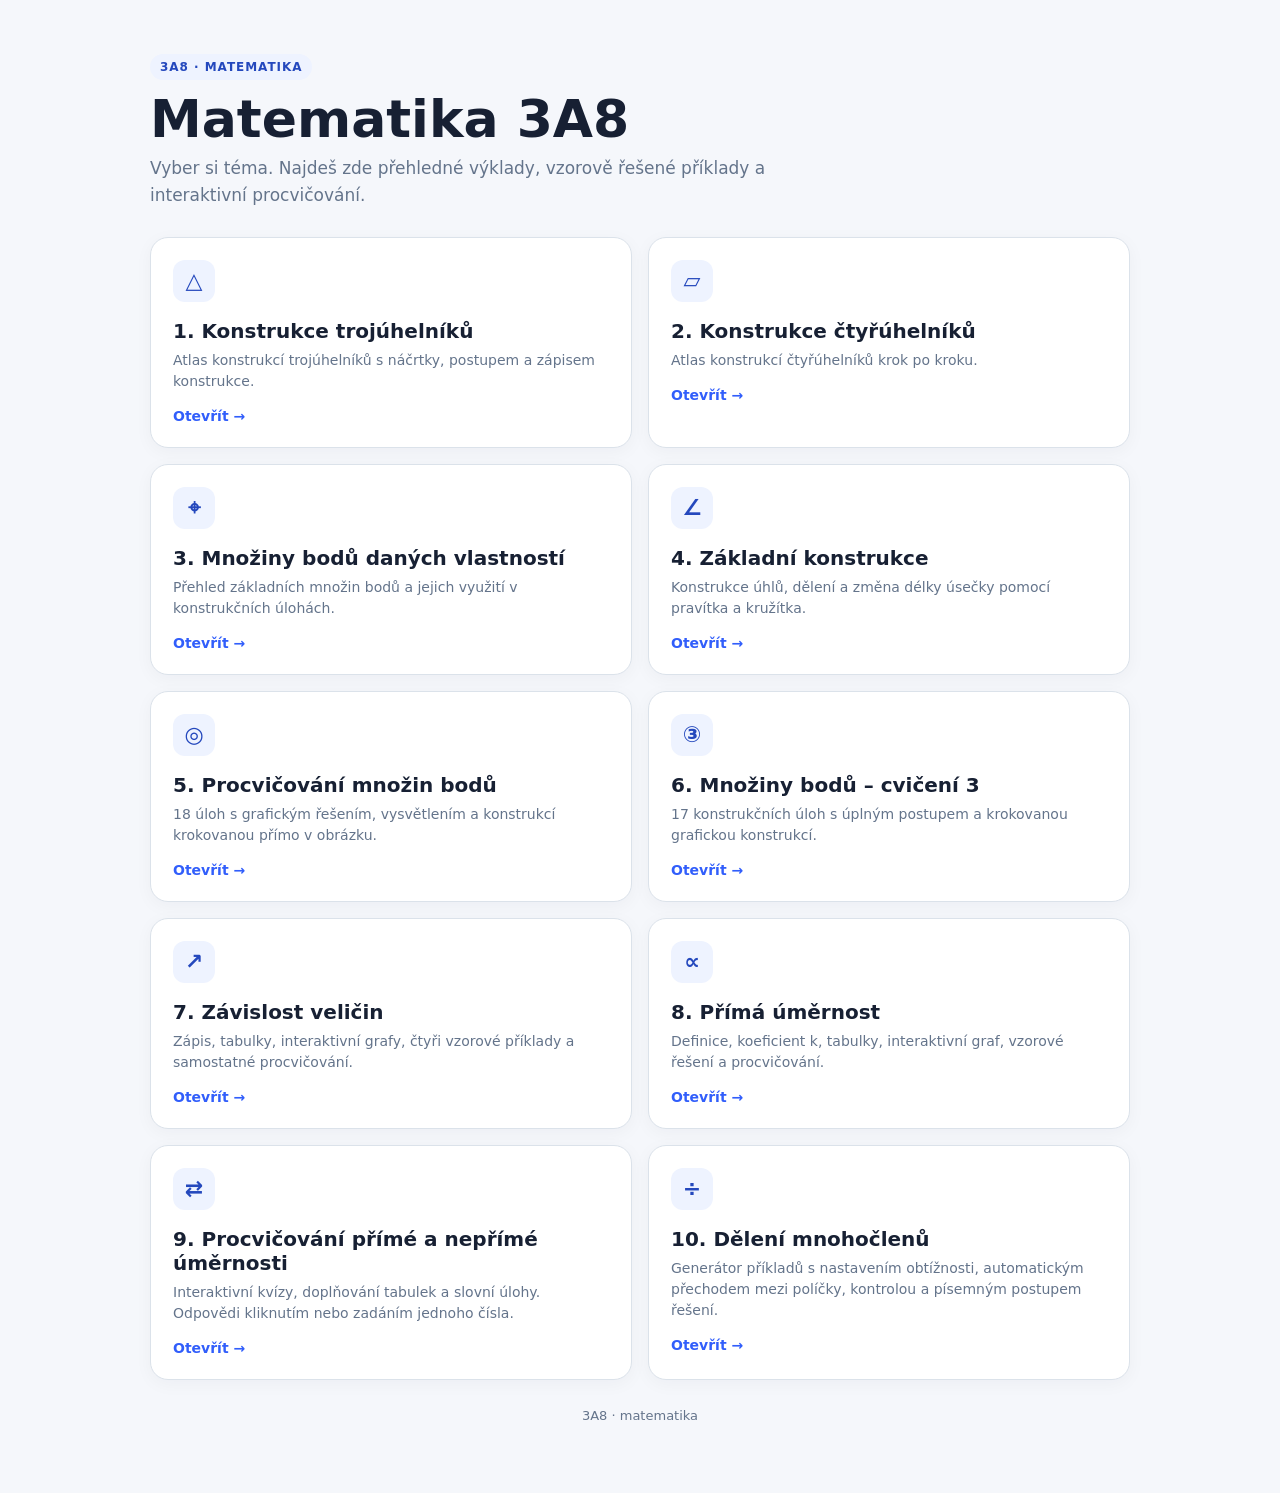
<file: index.html>
<!doctype html>
<html lang="cs">
<head>
<meta charset="utf-8">
<meta name="viewport" content="width=device-width,initial-scale=1">
<title>3A8 – matematika</title>
<style>
:root{
  --bg:#f5f7fb;
  --card:#ffffff;
  --ink:#172033;
  --muted:#64748b;
  --line:#dbe2ea;
  --accent:#315efb;
  --soft:#eef3ff;
}
*{box-sizing:border-box}
body{
  margin:0;
  min-height:100vh;
  font-family:Inter,system-ui,-apple-system,"Segoe UI",Roboto,Arial,sans-serif;
  background:var(--bg);
  color:var(--ink);
}
.wrap{
  width:min(980px,calc(100% - 32px));
  margin:0 auto;
  padding:54px 0 70px;
}
header{margin-bottom:28px}
.eyebrow{
  display:inline-block;
  padding:6px 10px;
  border-radius:999px;
  background:var(--soft);
  color:#2448bd;
  font-size:12px;
  font-weight:800;
  text-transform:uppercase;
  letter-spacing:.08em;
}
h1{
  margin:12px 0 8px;
  font-size:clamp(32px,6vw,52px);
  line-height:1.05;
}
.intro{
  margin:0;
  max-width:650px;
  color:var(--muted);
  font-size:17px;
  line-height:1.6;
}
.grid{
  display:grid;
  grid-template-columns:repeat(2,minmax(0,1fr));
  gap:16px;
}
.card{
  display:block;
  min-height:170px;
  padding:22px;
  border:1px solid var(--line);
  border-radius:18px;
  background:var(--card);
  color:inherit;
  text-decoration:none;
  box-shadow:0 4px 18px rgba(15,23,42,.04);
  transition:transform .16s ease,box-shadow .16s ease,border-color .16s ease;
}
.card:hover{
  transform:translateY(-2px);
  border-color:#9fb2ff;
  box-shadow:0 10px 28px rgba(15,23,42,.08);
}
.icon{
  width:42px;
  height:42px;
  display:grid;
  place-items:center;
  margin-bottom:17px;
  border-radius:12px;
  background:var(--soft);
  color:#2448bd;
  font-size:22px;
  font-weight:900;
}
.card h2{
  margin:0 0 7px;
  font-size:20px;
}
.card p{
  margin:0;
  color:var(--muted);
  line-height:1.5;
  font-size:14px;
}
.open{
  display:inline-block;
  margin-top:16px;
  color:var(--accent);
  font-weight:800;
  font-size:14px;
}
footer{
  margin-top:28px;
  color:var(--muted);
  font-size:13px;
  text-align:center;
}
@media(max-width:650px){
  .wrap{width:min(100% - 22px,980px);padding:30px 0 90px}
  header{margin-bottom:20px}
  .grid{grid-template-columns:1fr;gap:11px}
  .card{min-height:auto;padding:18px}
  .icon{margin-bottom:13px}
}
</style>
</head>
<body>
<main class="wrap">
  <header>
    <span class="eyebrow">3A8 · matematika</span>
    <h1>Matematika 3A8</h1>
    <p class="intro">Vyber si téma. Najdeš zde přehledné výklady, vzorově řešené příklady a interaktivní procvičování.</p>
  </header>

  <section class="grid" aria-label="Materiály">
    <a class="card" href="trojuhelniky.html">
      <div class="icon">△</div>
      <h2>1. Konstrukce trojúhelníků</h2>
      <p>Atlas konstrukcí trojúhelníků s náčrtky, postupem a zápisem konstrukce.</p>
      <span class="open">Otevřít →</span>
    </a>

    <a class="card" href="ctyruhelniky.html">
      <div class="icon">▱</div>
      <h2>2. Konstrukce čtyřúhelníků</h2>
      <p>Atlas konstrukcí čtyřúhelníků krok po kroku.</p>
      <span class="open">Otevřít →</span>
    </a>

    <a class="card" href="mnoziny.html">
      <div class="icon">⌖</div>
      <h2>3. Množiny bodů daných vlastností</h2>
      <p>Přehled základních množin bodů a jejich využití v konstrukčních úlohách.</p>
      <span class="open">Otevřít →</span>
    </a>

    <a class="card" href="zaklady.html">
      <div class="icon">∠</div>
      <h2>4. Základní konstrukce</h2>
      <p>Konstrukce úhlů, dělení a změna délky úsečky pomocí pravítka a kružítka.</p>
      <span class="open">Otevřít →</span>
    </a>

    <a class="card" href="mnoziny-ulohy.html">
      <div class="icon">◎</div>
      <h2>5. Procvičování množin bodů</h2>
      <p>18 úloh s grafickým řešením, vysvětlením a konstrukcí krokovanou přímo v obrázku.</p>
      <span class="open">Otevřít →</span>
    </a>

    <a class="card" href="mnoziny-cviceni-3.html">
      <div class="icon">③</div>
      <h2>6. Množiny bodů – cvičení 3</h2>
      <p>17 konstrukčních úloh s úplným postupem a krokovanou grafickou konstrukcí.</p>
      <span class="open">Otevřít →</span>
    </a>
    <a class="card" href="zavislost-velicin.html">
      <div class="icon">↗</div>
      <h2>7. Závislost veličin</h2>
      <p>Zápis, tabulky, interaktivní grafy, čtyři vzorové příklady a samostatné procvičování.</p>
      <span class="open">Otevřít →</span>
    </a>
    <a class="card" href="prima-umernost.html">
      <div class="icon">∝</div>
      <h2>8. Přímá úměrnost</h2>
      <p>Definice, koeficient k, tabulky, interaktivní graf, vzorové řešení a procvičování.</p>
      <span class="open">Otevřít →</span>
    </a>
    <a class="card" href="umernosti-procvicovani.html">
      <div class="icon">⇄</div>
      <h2>9. Procvičování přímé a nepřímé úměrnosti</h2>
      <p>Interaktivní kvízy, doplňování tabulek a slovní úlohy. Odpovědi kliknutím nebo zadáním jednoho čísla.</p>
      <span class="open">Otevřít →</span>
    </a>
    <a class="card" href="deleni-mnohoclenu.html">
      <div class="icon">÷</div>
      <h2>10. Dělení mnohočlenů</h2>
      <p>Generátor příkladů s nastavením obtížnosti, automatickým přechodem mezi políčky, kontrolou a písemným postupem řešení.</p>
      <span class="open">Otevřít →</span>
    </a>
  </section>

  <footer>3A8 · matematika</footer>
</main>
</body>
</html>
</file>
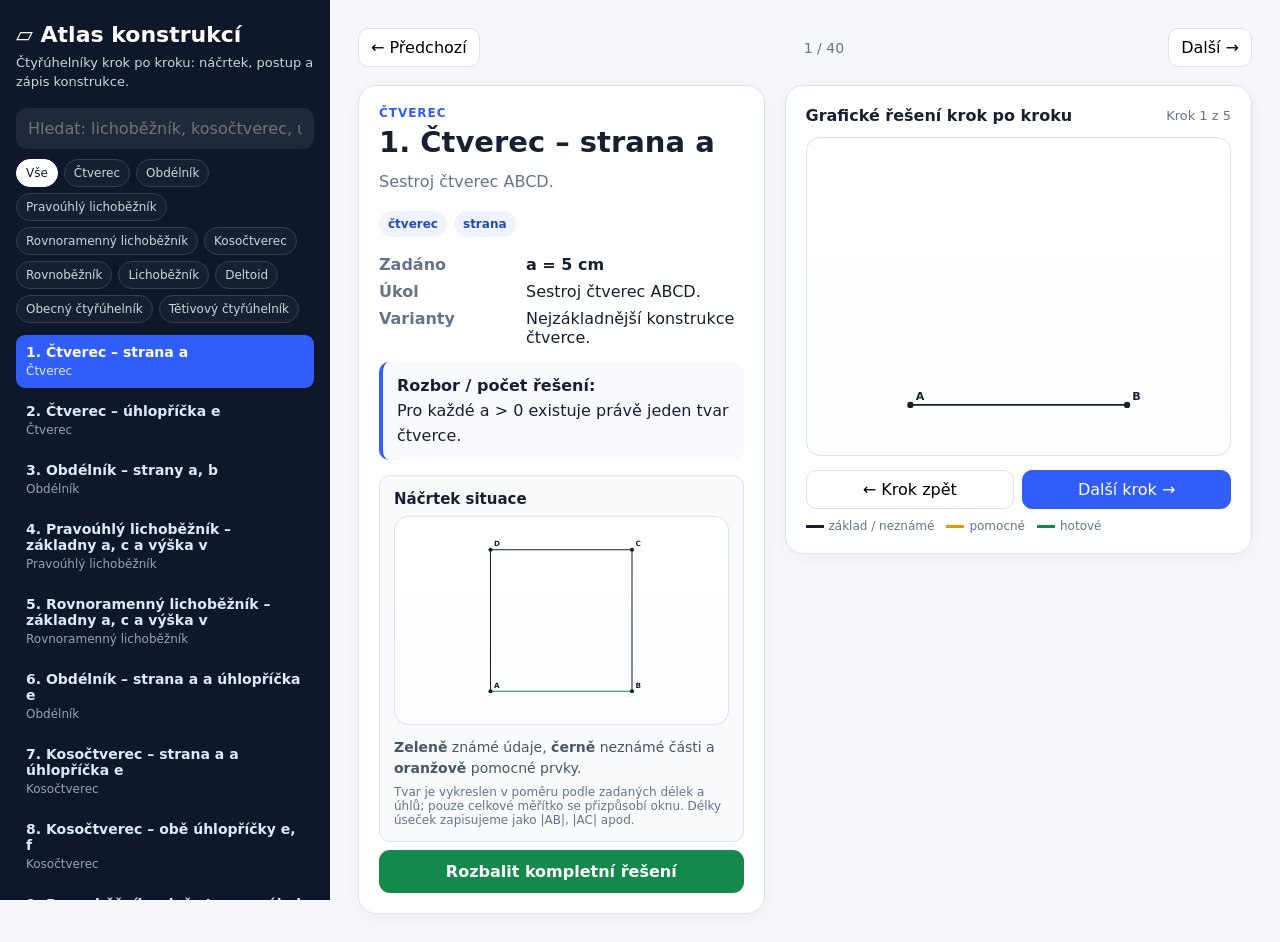
<file: ctyruhelniky.html>
<!doctype html><html lang="cs"><head><meta charset="utf-8"><meta name="viewport" content="width=device-width,initial-scale=1"><title>Atlas konstrukcí čtyřúhelníků</title><link rel="stylesheet" href="cty.css"></head><body><div class="app"><aside><div class="brand">▱ Atlas konstrukcí<small>Čtyřúhelníky krok po kroku: náčrtek, postup a zápis konstrukce.</small></div><input id="search" class="search" placeholder="Hledat: lichoběžník, kosočtverec, úhlopříčka…"><div id="filters" class="filters"></div><div id="problemList" class="problem-list"></div></aside><main><div class="topbar"><button class="navbtn" id="prevProblem">← Předchozí</button><div class="progress" id="progress"></div><button class="navbtn" id="nextProblem">Další →</button></div><div id="content"></div></main><div class="mobile-floating-nav"><button id="mobileBackToList"><span class="nav-symbol">↩</span>Zpět</button><button id="mobilePrevProblem"><span class="nav-symbol">←</span>Předchozí</button><button id="mobileNextProblem" class="mobile-next"><span class="nav-symbol">→</span>Další příklad</button></div></div><script src="cty-data0.js"></script><script src="cty-data1.js"></script><script src="cty-data2.js"></script><script src="cty-data3.js"></script><script src="cty-data4.js"></script><script src="cty-core1.js"></script><script src="cty-core2.js"></script><script src="cty-core3.js"></script><script src="cty-core4.js"></script><script src="cty-core5.js"></script><script src="cty-core6.js"></script><script src="cty-ui1.js"></script><script src="cty-ui2.js"></script><script src="cty-audit.js"></script><script src="atlas-numbering.js"></script></body></html>
</file>
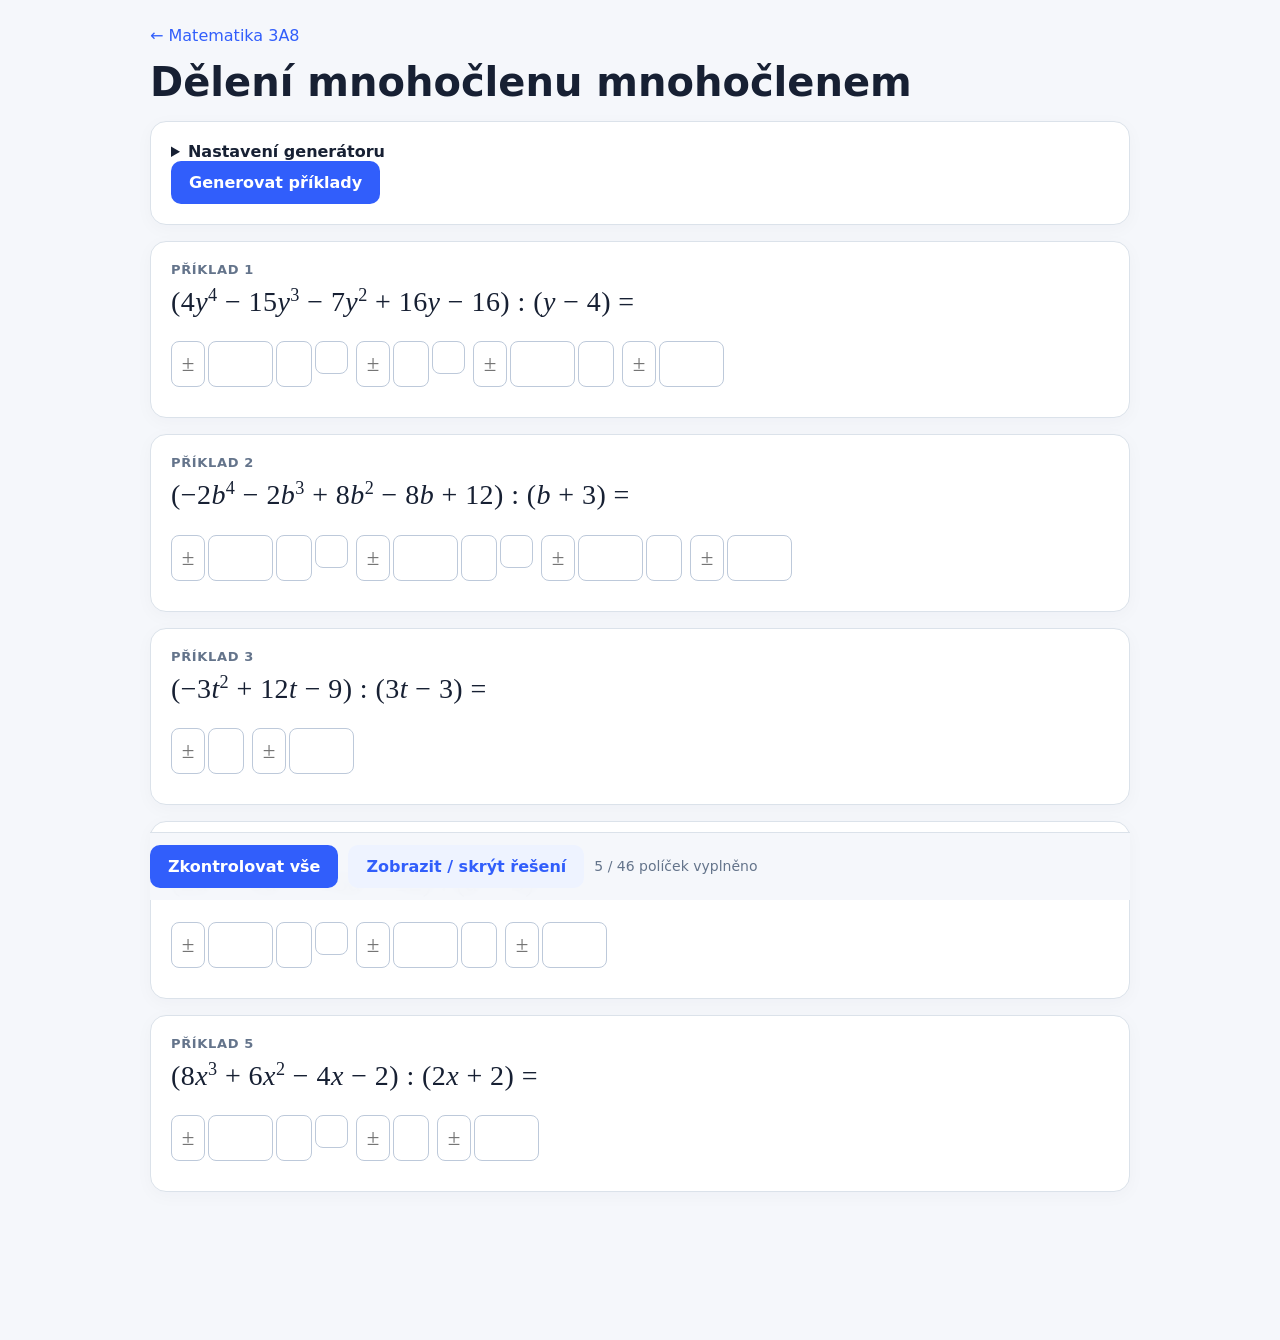
<file: deleni-mnohoclenu.html>
<!doctype html>
<html lang="cs">
<head>
<meta charset="utf-8">
<meta name="viewport" content="width=device-width, initial-scale=1">
<title>Dělení mnohočlenů – 3A8</title>
<style>
:root{--bg:#f5f7fb;--card:#fff;--ink:#172033;--muted:#64748b;--line:#dbe2ea;--accent:#315efb;--soft:#eef3ff;--good:#18754a;--bad:#b92c36}
*{box-sizing:border-box}body{margin:0;background:var(--bg);color:var(--ink);font:16px system-ui,-apple-system,"Segoe UI",Arial,sans-serif}main{width:min(980px,calc(100% - 24px));margin:0 auto;padding:26px 0 64px}a{color:var(--accent);text-decoration:none}h1{font-size:clamp(27px,5vw,40px);margin:14px 0 6px}h2{font-size:19px;margin:0 0 12px}p{line-height:1.5}.muted{color:var(--muted);font-size:14px}.panel,.exercise{border:1px solid var(--line);background:white;border-radius:16px;padding:20px;margin:16px 0;box-shadow:0 4px 18px #17203308}summary{cursor:pointer;font-weight:750}summary:focus-visible,button:focus-visible{outline:3px solid #a1b6ff;outline-offset:3px}.settings{display:grid;grid-template-columns:repeat(auto-fit,minmax(190px,1fr));gap:17px;margin:16px 0 8px}fieldset{min-width:0;border:0;margin:0;padding:0}legend,.label{font-size:13px;font-weight:750;color:var(--muted);margin-bottom:8px;display:block}label.choice{display:inline-flex;gap:6px;align-items:center;margin:4px 12px 4px 0}input[type=checkbox]{width:18px;height:18px;accent-color:var(--accent)}select,input[type=number]{width:100%;min-height:42px;border:1px solid var(--line);border-radius:8px;background:white;color:var(--ink);font:inherit;padding:8px}button{font:inherit;font-weight:700;background:var(--accent);color:white;border:0;border-radius:10px;padding:12px 18px;cursor:pointer}button.secondary{color:var(--accent);background:var(--soft)}button:disabled{opacity:.45;cursor:not-allowed}.actions{display:flex;align-items:center;gap:10px;flex-wrap:wrap}.math{font-family:Cambria,"Times New Roman",serif;font-size:clamp(20px,4.7vw,28px);line-height:1.8;letter-spacing:.015em}.math i{font-style:italic}.math sup{font-size:.65em}.question{overflow-wrap:anywhere}.number{font-weight:800;color:var(--muted);font-size:13px;letter-spacing:.05em;text-transform:uppercase}.answer{display:flex;flex-wrap:wrap;align-items:center;gap:8px;margin:14px 0 8px}.term{display:inline-flex;gap:3px;align-items:center;white-space:nowrap}.term input{width:43px;height:46px;border:1.5px solid #bdc9da;border-radius:8px;background:#fff;color:var(--ink);font:23px Cambria,"Times New Roman",serif;text-align:center;padding:2px;outline:none}.term input[data-type=sign]{width:34px}.term input[data-type=var]{width:36px;font-style:italic}.term input[data-type=exp]{width:33px;height:33px;font-size:18px;align-self:flex-start}.term input[data-type=coef]{width:65px}.term input[data-type=coef].fraction{width:86px}.term input:focus{border-color:var(--accent);box-shadow:0 0 0 3px #315efb22}.term input.ok{border-color:var(--good);background:#edf9f2}.term input.bad{border-color:var(--bad);background:#fff0f0}.feedback{font-size:14px;font-weight:700;margin-top:10px}.feedback.good{color:var(--good)}.feedback.bad{color:var(--bad)}.solution{border-top:1px solid var(--line);margin-top:18px;padding-top:16px}.step{background:#f7f9fc;border:1px solid var(--line);border-radius:10px;padding:12px;margin:10px 0}.step p{margin:3px 0}.smallmath{font-size:21px;overflow-wrap:anywhere}.frac{display:inline-flex;flex-direction:column;vertical-align:middle;text-align:center;line-height:1.05;font-size:.87em;margin:0 .1em}.frac span:first-child{border-bottom:1px solid currentColor;padding:0 .14em .08em}.frac span:last-child{padding-top:.08em}.longwrap{overflow:auto;margin:14px 0}.long{border-collapse:collapse;font:20px Cambria,"Times New Roman",serif;white-space:nowrap}.long td{padding:5px 7px;text-align:right}.long td.side{text-align:left;color:var(--muted);font:12px system-ui;vertical-align:middle;padding-right:12px}.long tr.subtract td:not(.side){border-bottom:1px solid var(--ink)}.long tr.result td:not(.side){font-weight:700}.long td.divisor{text-align:left;border-left:1px solid var(--ink)}.long td.quotient{text-align:left;border-top:1px solid var(--ink);border-left:1px solid var(--ink)}.bar{height:8px;background:#e4e9f1;border-radius:10px;overflow:hidden;margin-top:12px}.bar>div{height:100%;background:var(--good)}[hidden]{display:none!important}.checkpanel{position:sticky;bottom:0;z-index:2;background:#f5f7fbf5;border-top:1px solid var(--line);padding:12px 0;backdrop-filter:blur(8px)}@media(max-width:550px){main{padding-top:16px}.panel,.exercise{padding:14px}.term input{height:43px}.term input[data-type=coef]{width:54px}.term input[data-type=coef].fraction{width:74px}.answer{gap:5px}.term{gap:2px}.long td{padding:5px}.smallmath{font-size:19px}}
</style>
</head>
<body><main>
<a href="./">← Matematika 3A8</a>
<h1>Dělení mnohočlenu mnohočlenem</h1>

<section class="panel">
<details><summary>Nastavení generátoru</summary>
<div class="settings">
<fieldset><legend>Počet členů dělence</legend><label class="choice"><input type="checkbox" name="size" value="3" checked>Trojčlen</label><label class="choice"><input type="checkbox" name="size" value="4" checked>Čtyřčlen</label><label class="choice"><input type="checkbox" name="size" value="5" checked>Pětičlen</label></fieldset>
<label><span class="label">Dělitel</span><select id="divisor"><option value="2">Dvojčlen</option><option value="1">Jednočlen</option><option value="0">Střídat oba typy</option></select></label>
<label><span class="label">Zbytek po dělení</span><select id="remainder"><option value="0">Beze zbytku</option><option value="1">Se zbytkem</option></select></label>
<label><span class="label">Koeficienty výsledku</span><select id="fractions"><option value="0">Pouze celá čísla</option><option value="1">Včetně zlomků (smíšeně)</option><option value="2">Vždy alespoň jeden zlomek</option></select></label>
<label><span class="label">Počet příkladů</span><input id="count" type="number" min="1" max="30" value="5"></label>
<label><span class="label">Neznámá</span><select id="variable"><option value="x">x</option><option value="random" selected>Střídat x, y, a, b, t</option><option>y</option><option>a</option><option>b</option><option>t</option></select></label>
<label><span class="label">Obtížnost</span><select id="difficulty"><option value="normal">Běžná – menší čísla</option><option value="easy">Lehká – dělitel s ±1 u nejvyšší mocniny</option><option value="hard">Těžší – větší čísla, mezery v mocninách</option></select></label>
</div></details>
<div class="actions"><button id="generate">Generovat příklady</button><span id="settingsError" class="muted" role="alert"></span></div>
</section>

<div id="exercises"></div>
<section id="report" class="panel" aria-live="polite" hidden></section>
<div class="checkpanel"><div class="actions"><button id="check">Zkontrolovat vše</button><button id="show" class="secondary">Zobrazit / skrýt řešení</button><span id="progress" class="muted"></span></div></div>
</main>
<script>
'use strict';
const $=s=>document.querySelector(s), all=s=>Array.from(document.querySelectorAll(s));
const rnd=(a,b)=>a+Math.floor(Math.random()*(b-a+1)),pick=a=>a[rnd(0,a.length-1)],nz=m=>pick(Array.from({length:2*m},(_,i)=>i<m?i-m:i-m+1));
const gcd=(a,b)=>b?gcd(b,a%b):Math.abs(a);
function reduced(n,d=1){const g=gcd(n,d)||1;return [n/g,d/g]}
function terms(p){return p.map((n,e)=>({n,e})).filter(t=>t.n!==0).reverse()}
function product(a,b){const c=Array(a.length+b.length-1).fill(0);a.forEach((n,i)=>b.forEach((m,j)=>c[i+j]+=n*m));return c}
function num(n,d=1){const [a,b]=reduced(Math.abs(n),d);return b===1?String(a):'<span class="frac"><span>'+a+'</span><span>'+b+'</span></span>'}
function mono(n,e,v,d=1,forceSign=false){if(n===0)return '0';const sign=n<0?'−':forceSign?'+':'';return sign+((Math.abs(n)===d&&e>0)?'':num(n,d))+(e?'<i>'+v+'</i>':'')+(e>1?'<sup>'+e+'</sup>':'')}
function poly(p,v,d=1){const ts=terms(p);return ts.length?ts.map((t,i)=>(i?' '+(t.n<0?'−':'+')+' ':'')+mono(i?Math.abs(t.n):t.n,t.e,v,d)).join(''):'0'}
function make(target,divType,fraction,difficulty,v,withRemainder=false){
 const m=difficulty==='hard'?8:difficulty==='easy'?3:4;
 const den=fraction?pick([2,3]):1;
 for(let attempt=0;attempt<800;attempt++){
  const deg=divType===1?(difficulty==='hard'?rnd(withRemainder?1:0,2):rnd(withRemainder?1:0,1)):(difficulty==='hard'?rnd(1,2):1);
  const d=Array(deg+1).fill(0);
  d[deg]=(difficulty==='easy'?1:pick([1,1,1,2,2,3]))*den*(Math.random()<.18?-1:1);
  if(divType===2)d[0]=nz(m)*den;
  if(divType===1&&deg===0)d[0]=d[deg];
  const qdeg=Math.max(1,target-(divType===2?2:withRemainder?2:1)+((difficulty==='hard'&&Math.random()<.4)?1:0));
  const q=Array.from({length:qdeg+1},(_,i)=>i!==qdeg&&difficulty==='hard'&&Math.random()<.2?0:nz(m*den));
  if(fraction&&!q.some(n=>n%den!==0))continue;
  if(!fraction&&q.some(n=>Math.abs(n)>m))continue;
  const scaled=product(d,q);if(scaled.some(n=>n%den))continue;
  const a=scaled.map(n=>n/den);
  const r=withRemainder?Array.from({length:deg},(_,i)=>i===0?nz(m):(Math.random()<.5?0:nz(m))):[0];
  r.forEach((n,i)=>a[i]+=n);
  if(terms(a).length!==target||a.some(n=>Math.abs(n)>(difficulty==='hard'?180:65)))continue;
  return {a,d,q,den,v,r};
 }
 const d=divType===2?[den,den]:withRemainder?[0,den]:[den];
 const q=Array(target-((divType===2||withRemainder)?1:0)).fill(den);if(fraction)q[0]=1;
 const r=[withRemainder?1:0],a=product(d,q).map(n=>n/den);a[0]+=r[0];return {a,d,q,den,v,r};
}
function division(ex){
 const {a,d,q,den,v}=ex;let rem=a.map(n=>n*den),steps=[];
 const lead=d.length-1;
 for(let k=q.length-1;k>=0;k--){
  if(!q[k])continue;
  const before=rem.slice(),n=rem[k+lead]/d[lead];
  const sub=Array(a.length).fill(0);d.forEach((x,j)=>sub[k+j]=x*n);
  rem=rem.map((x,i)=>x-sub[i]);steps.push({before,sub,after:rem.slice(),n,k});
 }
 return steps;
}
function conditions(ex){
 const {d,v}=ex,deg=d.length-1,x='<i>'+v+'</i>',head='<p class="math smallmath">'+poly(d,v)+' ≠ 0</p>';
 if(deg===0)return '<div class="step"><b>Podmínky dělení</b>'+head+'<p>Dělitel je nenulové číslo, proto '+x+' ∈ ℝ.</p></div>';
 let work='',answer='';
 if(!d[0]){answer=x+' ≠ 0'}
 else {
  let n=-d[0],b=d[deg];if(b<0){n=-n;b=-b}
  const g=gcd(n,b);n/=g;b/=g;
  const signed=(n<0?'−':'')+num(n,b);
  work='<p class="math smallmath">'+x+(deg===2?'<sup>2</sup>':'')+' ≠ '+signed+'</p>';
  if(deg===1){answer=x+' ≠ '+signed;work=''}
  else if(n<0){answer=x+' ∈ ℝ';work+='<p>Druhá mocnina reálného čísla nemůže být záporná, dělitel tedy nikdy není nulový.</p>'}
  else {
   let k=1,r=n*b;
   for(let i=2;i*i<=r;i++){while(r%(i*i)===0){k*=i;r/=i*i}}
   const h=gcd(k,b);k/=h;b/=h;
   const top=r===1?String(k):(k===1?'':String(k))+'√'+r;
   const root=b===1?top:'<span class="frac"><span>'+top+'</span><span>'+b+'</span></span>';
   answer=x+' ≠ −'+root+'; '+x+' ≠ '+root;
  }
 }
 return '<div class="step"><b>Podmínky dělení</b><p class="muted">Dělitel nesmí být roven nule.</p>'+head+work+'<p class="math smallmath"><b>'+answer+'</b></p></div>';
}
function solution(ex){
 const {a,d,q,den,v,r}=ex,steps=division(ex),hasR=r.some(Boolean);
 let s=conditions(ex)+'<p class="math smallmath">('+poly(a,v)+') : ('+poly(d,v)+') = <b>'+poly(q,v,den)+'</b>'+(hasR?' + <span class="frac"><span>'+poly(r,v)+'</span><span>'+poly(d,v)+'</span></span>':'')+'</p>';
 const cols=a.length, td=(p,scale)=>Array.from({length:cols},(_,j)=>{const e=cols-1-j;return '<td>'+(p[e]?mono(p[e],e,v,scale,j!==0&&p.slice(e+1).some(Boolean)):'')+'</td>'}).join('');
 s+='<div class="longwrap"><table class="long" aria-label="Písemné dělení"><tr><td class="side">Dělenec</td>'+td(a,1)+'<td class="divisor">: '+poly(d,v)+'</td></tr>';
 steps.forEach((st,i)=>{s+='<tr class="subtract"><td class="side">Odečteme</td>'+td(st.sub,den)+'<td '+(i===0?'class="quotient"':'')+'>'+(i===0?poly(q,v,den):'')+'</td></tr>';
 s+='<tr class="result"><td class="side">'+(i===steps.length-1?'Zbytek':'Rozdíl')+'</td>'+(st.after.some(Boolean)?td(st.after,den):'<td colspan="'+cols+'">0</td>')+'<td></td></tr>'});
 s+='</table></div>';
 steps.forEach((st,i)=>{const e=st.k+d.length-1;s+='<div class="step"><b>'+ (i+1)+'. krok</b><p class="muted">Vydělíme vedoucí členy, vynásobíme dělitelem a odečteme.</p><p class="math smallmath">('+mono(st.before[e],e,v,den)+') : ('+mono(d[d.length-1],d.length-1,v)+') = '+mono(st.n,st.k,v,den)+'</p><p class="math smallmath">('+mono(st.n,st.k,v,den)+') · ('+poly(d,v)+') = '+poly(st.sub,v,den)+'</p><p class="math smallmath">('+poly(st.before,v,den)+') − ('+poly(st.sub,v,den)+') = '+poly(st.after,v,den)+'</p></div>'});
 return s+'<p class="math smallmath"><b>Podíl: '+poly(q,v,den)+'; zbytek: '+poly(r,v)+'</b></p>'+(hasR?'<p class="muted">Stupeň zbytku je menší než stupeň dělitele, proto už dále nedělíme.</p>':'')+'<p class="math smallmath">Zkouška: ('+poly(d,v)+') · ('+poly(q,v,den)+')'+(hasR?' + ('+poly(r,v)+')':'')+' = '+poly(a,v)+'</p>';
}
let exercises=[],timer=null,checked=false;
const norm=s=>s.trim().replace(/−/g,'-').replace(/,/g,'.').replace(/\s/g,'');
function rational(s){s=norm(s);if(!/^[+-]?\d+(?:[./]\d+)?$/.test(s))return null;const parts=s.split('/');const n=Number(parts[0]),d=parts.length>1?Number(parts[1]):1;return Number.isFinite(n)&&Number.isFinite(d)&&d!==0?n/d:null}
function correct(el){const s=norm(el.value),t=el.dataset.type,e=el.dataset.expected;if(t==='coef'){const n=rational(s),v=rational(e);return n!==null&&Math.abs(n-v)<1e-10}if(t==='sign')return (s|| (el.dataset.first==='1'?'+':''))===e;if(t==='var')return s.toLowerCase()===e;return /^\d+$/.test(s)&&Number(s)===Number(e)}
function field(type,expected,extra=''){const inp=document.createElement('input');inp.type='text';inp.autocomplete='off';inp.spellcheck=false;inp.autocapitalize='off';inp.dataset.type=type;inp.dataset.expected=expected;inp.placeholder=({sign:'±',coef:'',var:'',exp:''})[type];inp.setAttribute('aria-label',({sign:'Znaménko',coef:'Koeficient',var:'Neznámá',exp:'Exponent'})[type]+extra);inp.inputMode='text';return inp}
function render(ex,i){
 const card=document.createElement('article');card.className='exercise';card.innerHTML='<div class="number">Příklad '+(i+1)+'</div><div class="math question">('+poly(ex.a,ex.v)+') : ('+poly(ex.d,ex.v)+') =</div><div class="answer" aria-label="Výsledek"></div><div class="feedback" aria-live="polite"></div><div class="solution" hidden></div>';
 const answer=card.querySelector('.answer');
 function renderTerms(answer,p,scale){
 terms(p).forEach((t,j)=>{
  const group=document.createElement('span');group.className='term';const extra=' – člen '+(j+1);
  const sign=field('sign',t.n<0?'-':'+',extra);if(j===0)sign.dataset.first='1';group.append(sign);
  if(Math.abs(t.n)!==scale||t.e===0){const [n,d]=reduced(Math.abs(t.n),scale),c=field('coef',d===1?String(n):n+'/'+d,extra);if(scale>1)c.classList.add('fraction');group.append(c)}
  if(t.e){group.append(field('var',ex.v,extra));if(t.e>1)group.append(field('exp',String(t.e),extra))}
  answer.append(group);
 });
 }
 renderTerms(answer,ex.q,ex.den);
 if(ex.r.some(Boolean)){
  const label=document.createElement('div');label.className='muted';label.textContent='Zbytek:';
  const remainder=document.createElement('div');remainder.className='answer';remainder.setAttribute('aria-label','Zbytek');
  answer.after(label,remainder);renderTerms(remainder,ex.r,1);
 }
 card.querySelector('.solution').innerHTML=solution(ex);
 $('#exercises').append(card);
}
function generate(){
 const sizes=all('[name=size]:checked').map(x=>Number(x.value));if(!sizes.length){$('#settingsError').textContent='Vyber alespoň jeden počet členů.';return}
 $('#settingsError').textContent='';const count=Math.min(30,Math.max(1,Math.round(Number($('#count').value)||5)));$('#count').value=count;
 const mode=Number($('#divisor').value),f=Number($('#fractions').value),diff=$('#difficulty').value,variable=$('#variable').value,withRemainder=$('#remainder').value==='1';
 clearTimeout(timer);checked=false;exercises=[];$('#exercises').replaceChildren();$('#report').hidden=true;
 const seen=new Set(), letters=['x','y','a','b','t'];let pool=[],last='';
 function nextLetter(){
  if(!pool.length){pool=letters.slice();for(let j=pool.length-1;j>0;j--){const k=rnd(0,j);[pool[j],pool[k]]=[pool[k],pool[j]]}if(pool[0]===last)[pool[0],pool[1]]=[pool[1],pool[0]]}
  last=pool.shift();return last;
 }
 for(let i=0;i<count;i++){const letter=variable==='random'?nextLetter():variable;let ex,key,tries=0;do{ex=make(pick(sizes),mode||pick([1,2]),f===2||(f===1&&Math.random()<.5),diff,letter,withRemainder);key=JSON.stringify([ex.a,ex.d,ex.v]);}while(seen.has(key)&&++tries<50);seen.add(key);exercises.push(ex);render(ex,i)}
 progress();
}
function inputs(){return all('.answer input')}
function next(el,delta=1){clearTimeout(timer);const a=inputs(),n=a[a.indexOf(el)+delta];if(n){n.focus();n.select()}return n}
function route(el,type,char){
 const a=inputs(),i=a.indexOf(el),group=el.closest('.term');
 if(type==='sign'&&['coef','var'].includes(el.dataset.type)&&!el.value&&group.querySelector('[data-type=sign]').dataset.first==='1'){const sign=group.querySelector('[data-type=sign]');sign.value=char;changed(sign);return true}
 if(type==='sign'&&el.dataset.type==='sign'){el.value=char;changed(el);next(el);return true}
 if(type==='var'&&el.dataset.type==='var'){el.value=char;changed(el);next(el);return true}
 const n=a[i+1];if(n&&n.dataset.type===type&&(el.value||el.dataset.first==='1')){n.value=char;changed(n);next(n);return true}
 return false;
}
function changed(el){el.classList.remove('ok','bad');el.removeAttribute('aria-invalid');if(checked){checked=false;$('#report').hidden=true;all('.feedback').forEach(f=>{f.textContent='';f.className='feedback'})}progress()}
function progress(){const a=inputs(),filled=a.filter(x=>x.value.trim()||x.dataset.first==='1').length;$('#progress').textContent=filled+' / '+a.length+' políček vyplněno'}
$('#exercises').addEventListener('focusin',e=>{if(e.target.matches('input')){clearTimeout(timer);e.target.select()}});
$('#exercises').addEventListener('keydown',e=>{
 const el=e.target;if(!el.matches('input'))return;
 if(e.key==='Enter'||e.key==='ArrowRight'){e.preventDefault();next(el);return}
 if(e.key==='ArrowLeft'){e.preventDefault();next(el,-1);return}
 if(e.key==='Backspace'&&!el.value){e.preventDefault();next(el,-1);return}
 if(e.ctrlKey||e.metaKey||e.altKey)return;
 if(/^\d$/.test(e.key)&&el.dataset.type==='sign'&&el.dataset.first==='1'){
  const a=inputs(),n=a[a.indexOf(el)+1];if(n&&n.dataset.type==='coef'){e.preventDefault();n.focus();n.value=e.key;n.dispatchEvent(new Event('input',{bubbles:true}));return}
 }
 if(/^[+\-−]$/.test(e.key)){if(route(el,'sign',e.key==='−'?'-':e.key))e.preventDefault()}
 else if(/^[a-zA-Z]$/.test(e.key)){if(route(el,'var',e.key))e.preventDefault()}
 else if(e.key==='^'&&el.dataset.type==='exp'){e.preventDefault()}
});
$('#exercises').addEventListener('input',e=>{
 const el=e.target;if(!el.matches('input'))return;clearTimeout(timer);
 const t=el.dataset.type;let v=norm(el.value);
 // Mobile keyboards may send input without a keydown event.
 if(t==='coef'||t==='exp'){
  const tail=v.slice(-1),kind=/^[a-z]$/i.test(tail)?'var':/^[+-]$/.test(tail)?'sign':null;
  if(kind){el.value=v.slice(0,-1);if(route(el,kind,tail)){changed(el);return}el.value=v}
  if(t==='exp')v=v.replace(/\^/g,'');
  el.value=v;changed(el);
  if(t==='exp'&&/^\d$/.test(v)){next(el);return}
  if(t==='coef'&&rational(v)!==null)timer=setTimeout(()=>{if(document.activeElement===el)next(el)},750);
 }else{
  if(t==='sign'){
   if(el.dataset.first==='1'&&!/^[+-]$/.test(v)&&v){
    const a=inputs(),n=a[a.indexOf(el)+1];el.value='';
    if(n&&n.dataset.type==='coef'&&/^\d+$/.test(v)){n.focus();n.value=v;n.dispatchEvent(new Event('input',{bubbles:true}));return}
    if(n&&n.dataset.type==='var'&&/^[a-z]$/i.test(v)){n.focus();n.value=v;n.dispatchEvent(new Event('input',{bubbles:true}));return}
   }
   v=v.slice(-1);el.value=v;if(/^[+-]$/.test(v)){changed(el);next(el);return}}
  if(t==='var'){v=v.slice(-1);el.value=v;if(/^[a-z]$/i.test(v)){changed(el);next(el);return}}
  changed(el);
 }
});
$('#generate').onclick=generate;
$('#check').onclick=()=>{
 clearTimeout(timer);let total=0,errors=0,solved=0;const cards=all('.exercise');
 cards.forEach((card,i)=>{const a=Array.from(card.querySelectorAll('input'));let bad=0;a.forEach(el=>{const ok=correct(el);total++;if(!ok){bad++;errors++}el.classList.toggle('ok',ok);el.classList.toggle('bad',!ok);el.setAttribute('aria-invalid',String(!ok))});if(!bad)solved++;const f=card.querySelector('.feedback');f.className='feedback '+(bad?'bad':'good');f.textContent=bad?'Chybně: '+bad+' z '+a.length+' políček.':'Správně! Všech '+a.length+' políček je v pořádku.';card.querySelector('.solution').hidden=false});
 checked=true;const pct=total?Math.round(100*(total-errors)/total):0;$('#report').innerHTML='<h2>Vyhodnocení</h2><p><b>'+solved+' / '+cards.length+'</b> příkladů bez chyby · <b>'+errors+'</b> chybných políček z '+total+' · '+pct+' % správně</p><div class="bar"><div style="width:'+pct+'%"></div></div>';$('#report').hidden=false;
};
$('#show').onclick=()=>{const a=all('.solution'),show=a.some(x=>x.hidden);a.forEach(x=>x.hidden=!show)};
generate();
</script>
</body></html>
</file>
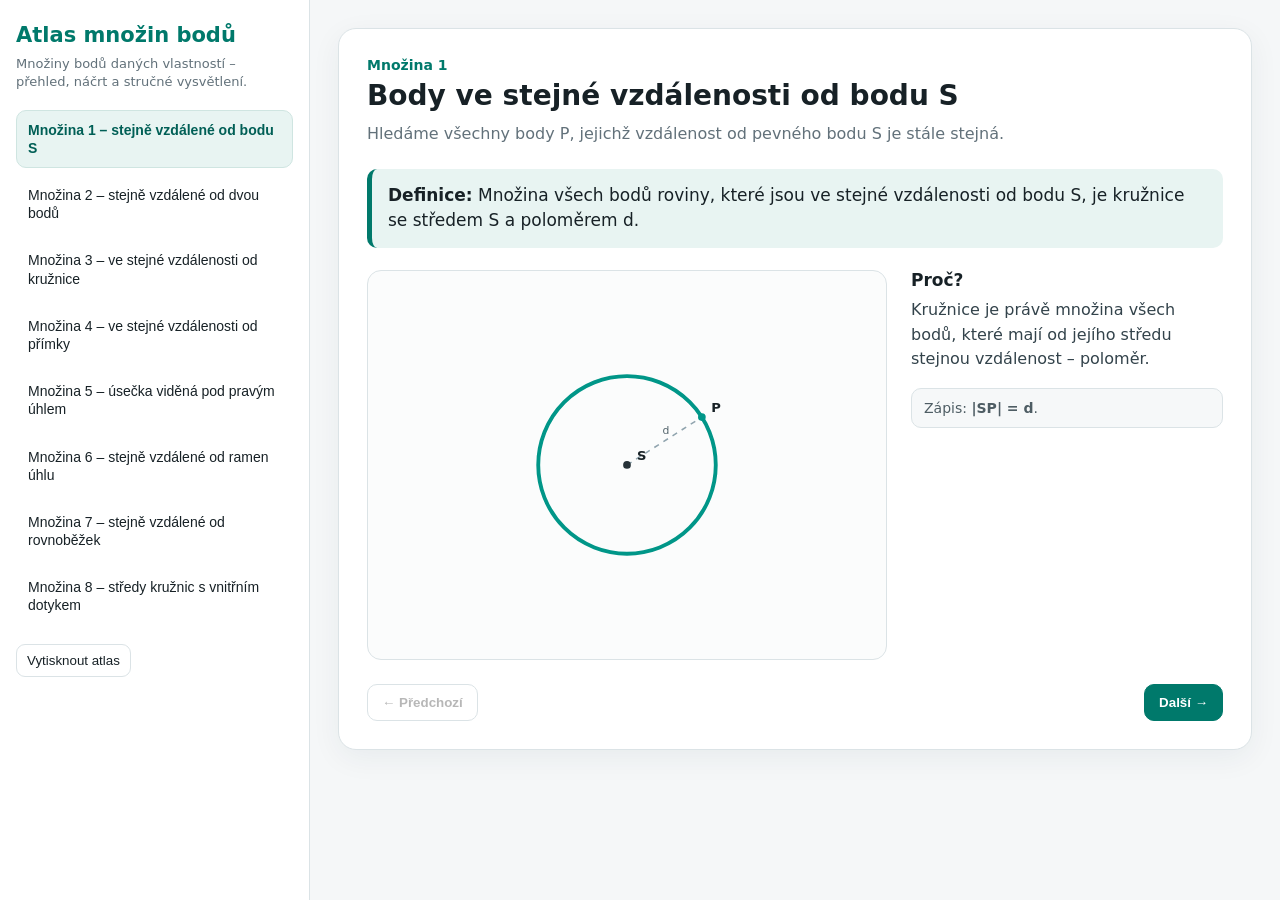
<file: mnoziny.html>
<!DOCTYPE html>
<html lang="cs">
<head>
<meta charset="UTF-8">
<meta name="viewport" content="width=device-width, initial-scale=1.0">
<title>Atlas množin bodů daných vlastností</title>
<style>
:root{
  --bg:#f5f7f8;
  --paper:#ffffff;
  --ink:#172126;
  --muted:#62717a;
  --accent:#00796b;
  --accent2:#009688;
  --line:#263238;
  --guide:#90a4ae;
  --soft:#e8f4f2;
  --border:#dbe3e6;
}
*{box-sizing:border-box}
body{
  margin:0;
  font-family:Inter,system-ui,-apple-system,"Segoe UI",Roboto,Arial,sans-serif;
  color:var(--ink);
  background:var(--bg);
}
.app{min-height:100vh;display:grid;grid-template-columns:310px 1fr}
.sidebar{
  background:#fff;
  border-right:1px solid var(--border);
  padding:22px 16px;
  position:sticky;
  top:0;
  height:100vh;
  overflow:auto;
}
.brand h1{font-size:21px;line-height:1.25;margin:0 0 7px;color:var(--accent)}
.brand p{font-size:13px;color:var(--muted);margin:0 0 18px;line-height:1.4}
.nav{display:flex;flex-direction:column;gap:7px}
.nav button{
  appearance:none;border:1px solid transparent;background:transparent;color:var(--ink);
  padding:10px 11px;text-align:left;border-radius:10px;cursor:pointer;
  font-size:14px;line-height:1.3;
}
.nav button:hover{background:#f2f7f6}
.nav button.active{background:var(--soft);border-color:#cfe5e1;color:#005f56;font-weight:650}
.actions{display:flex;gap:8px;margin-top:18px}
.actions button,.mobile-top button{
  border:1px solid var(--border);background:#fff;border-radius:9px;padding:8px 10px;cursor:pointer;color:var(--ink)
}
.main{padding:28px;min-width:0}
.mobile-top{display:none}
.card{
  max-width:1050px;margin:0 auto;background:var(--paper);border:1px solid var(--border);
  border-radius:18px;padding:28px;box-shadow:0 8px 30px rgba(25,50,60,.06)
}
.kicker{color:var(--accent);font-weight:700;font-size:14px;margin-bottom:6px}
h2{font-size:28px;line-height:1.18;margin:0 0 10px}
.lead{font-size:16px;color:var(--muted);line-height:1.55;margin:0 0 22px}
.result{
  background:var(--soft);border-left:5px solid var(--accent);padding:14px 16px;border-radius:10px;
  font-size:17px;line-height:1.5;margin:18px 0 22px
}
.grid{display:grid;grid-template-columns:minmax(0,1.25fr) minmax(260px,.75fr);gap:24px;align-items:start}
.figure{
  border:1px solid var(--border);background:#fbfcfc;border-radius:14px;padding:12px;min-height:390px;
  display:flex;align-items:center;justify-content:center;overflow:hidden
}
svg{width:100%;height:auto;max-height:440px}
svg text{font-family:Inter,system-ui,-apple-system,"Segoe UI",Arial,sans-serif;fill:var(--ink)}
svg .base{stroke:var(--line);stroke-width:3;fill:none;stroke-linecap:round;stroke-linejoin:round}
svg .locus{stroke:var(--accent2);stroke-width:5;fill:none;stroke-linecap:round;stroke-linejoin:round}
svg .guide{stroke:var(--guide);stroke-width:2;fill:none;stroke-dasharray:7 7}
svg .sample{stroke:#546e7a;stroke-width:2.4;fill:none}
svg .pt{fill:var(--line)}
svg .ptAccent{fill:var(--accent2)}
svg .label{font-size:17px;font-weight:650}
svg .small{font-size:14px;fill:#52636b}
.info h3{font-size:17px;margin:0 0 8px}
.info p{margin:0 0 16px;line-height:1.55;color:#33434b}
.note{
  font-size:14px;color:#4e5d64;background:#f6f8f9;border:1px solid var(--border);
  padding:11px 12px;border-radius:10px
}
.controls{margin-top:16px;padding:14px;border:1px solid var(--border);border-radius:12px;background:#fff}
.controls label{font-weight:650;font-size:14px;display:block;margin-bottom:8px}
.controls input[type=range]{width:100%}
.value{font-variant-numeric:tabular-nums;color:var(--accent);font-weight:700}
.footer-nav{display:flex;justify-content:space-between;gap:10px;margin-top:24px}
.footer-nav button{
  border:1px solid var(--border);background:#fff;border-radius:10px;padding:10px 14px;cursor:pointer;font-weight:600
}
.footer-nav button.primary{background:var(--accent);border-color:var(--accent);color:white}
.hidden{display:none!important}

@media(max-width:820px){
  .app{display:block}
  .sidebar{display:none}
  .main{padding:12px}
  .mobile-top{
    display:flex;position:sticky;top:0;z-index:5;background:rgba(245,247,248,.95);
    backdrop-filter:blur(8px);padding:8px 0 10px;gap:8px;align-items:center
  }
  .mobile-top select{flex:1;min-width:0;border:1px solid var(--border);border-radius:9px;padding:9px;background:#fff}
  .card{padding:18px;border-radius:14px}
  h2{font-size:23px}
  .grid{grid-template-columns:1fr}
  .figure{min-height:310px}
}
@media print{
  body{background:#fff}
  .sidebar,.mobile-top,.footer-nav,.actions{display:none!important}
  .app{display:block}
  .main{padding:0}
  .card{box-shadow:none;border:0;max-width:none;padding:10mm}
  .grid{grid-template-columns:1.15fr .85fr}
  .topic{display:block!important;page-break-after:always}
}
</style>
</head>
<body>
<div class="app">
  <aside class="sidebar">
    <div class="brand">
      <h1>Atlas množin bodů</h1>
      <p>Množiny bodů daných vlastností – přehled, náčrt a stručné vysvětlení.</p>
    </div>
    <nav class="nav" id="nav"></nav>
    <div class="actions"><button onclick="window.print()">Vytisknout atlas</button></div>
  </aside>

  <main class="main">
    <div class="mobile-top">
      <button id="mPrev" title="Předchozí">←</button>
      <select id="topicSelect"></select>
      <button id="mNext" title="Další">→</button>
    </div>

    <section class="card">

      <article class="topic" data-title="Množina 1 – stejně vzdálené od bodu S">
        <div class="kicker">Množina 1</div>
        <h2>Body ve stejné vzdálenosti od bodu S</h2>
        <p class="lead">Hledáme všechny body P, jejichž vzdálenost od pevného bodu S je stále stejná.</p>
        <div class="result"><b>Definice:</b> Množina všech bodů roviny, které jsou ve stejné vzdálenosti od bodu S, je kružnice se středem S a poloměrem d.</div>
        <div class="grid">
          <div class="figure">
            <svg viewBox="0 0 640 360" aria-label="Kružnice jako množina bodů stejně vzdálených od bodu S">
              <circle class="locus" cx="320" cy="180" r="115"/>
              <line class="guide" x1="320" y1="180" x2="417" y2="118"/>
              <circle class="pt" cx="320" cy="180" r="5"/>
              <circle class="ptAccent" cx="417" cy="118" r="5"/>
              <text class="label" x="333" y="174">S</text>
              <text class="label" x="429" y="112">P</text>
              <text class="small" x="366" y="140">d</text>
            </svg>
          </div>
          <div class="info">
            <h3>Proč?</h3>
            <p>Kružnice je právě množina všech bodů, které mají od jejího středu stejnou vzdálenost – poloměr.</p>
            <div class="note">Zápis: <b>|SP| = d</b>.</div>
          </div>
        </div>
      </article>

      <article class="topic hidden" data-title="Množina 2 – stejně vzdálené od dvou bodů">
        <div class="kicker">Množina 2</div>
        <h2>Body stejně vzdálené od dvou bodů</h2>
        <p class="lead">Máme dva různé body A, B a hledáme všechny body P, pro které platí |PA| = |PB|.</p>
        <div class="result"><b>Definice:</b> Množina všech bodů roviny, které jsou stejně vzdáleny od krajních bodů úsečky AB, je osa úsečky AB.</div>
        <div class="grid">
          <div class="figure">
            <svg viewBox="0 0 640 360" aria-label="Osa úsečky jako množina bodů stejně vzdálených od A a B">
              <line class="base" x1="190" y1="180" x2="450" y2="180"/>
              <line class="locus" x1="320" y1="48" x2="320" y2="312"/>
              <line class="guide" x1="320" y1="82" x2="190" y2="180"/>
              <line class="guide" x1="320" y1="82" x2="450" y2="180"/>
              <circle class="pt" cx="190" cy="180" r="5"/>
              <circle class="pt" cx="450" cy="180" r="5"/>
              <circle class="ptAccent" cx="320" cy="82" r="5"/>
              <text class="label" x="174" y="204">A</text>
              <text class="label" x="456" y="204">B</text>
              <text class="label" x="333" y="77">P</text>
              <path class="base" d="M338 180 A18 18 0 0 0 320 162" style="stroke-width:2"/>
              <circle class="pt" cx="329" cy="171" r="3"/>
            </svg>
          </div>
          <div class="info">
            <h3>Proč?</h3>
            <p>Každý bod na ose úsečky má od obou krajních bodů stejnou vzdálenost. A naopak každý bod stejně vzdálený od A a B leží na ose AB.</p>
            <div class="note">Osa je kolmá na AB a prochází jejím středem.</div>
          </div>
        </div>
      </article>

      <article class="topic hidden" data-title="Množina 3 – ve stejné vzdálenosti od kružnice">
        <div class="kicker">Množina 3</div>
        <h2>Body ve stejné vzdálenosti od kružnice</h2>
        <p class="lead">Je dána kružnice k se středem S a poloměrem R. Hledáme body, jejichž vzdálenost od kružnice je d.</p>
        <div class="result"><b>Definice:</b> Množina všech bodů roviny, které mají od kružnice k stejnou vzdálenost d, tvoří soustředné kružnice se středem S a poloměry R + d a (pokud d &lt; R) také R − d.</div>
        <div class="grid">
          <div class="figure">
            <svg id="svg3" viewBox="0 0 640 360" aria-label="Body ve stejné vzdálenosti od kružnice">
              <circle class="base" cx="320" cy="180" r="90"/>
              <circle id="outer3" class="locus" cx="320" cy="180" r="125"/>
              <circle id="inner3" class="locus" cx="320" cy="180" r="55"/>
              <circle class="pt" cx="320" cy="180" r="5"/>
              <text class="label" x="331" y="175">S</text>
              <text class="small" x="397" y="171">k</text>
              <text class="small" id="label3" x="425" y="58">vzdálenost d = 35</text>
            </svg>
          </div>
          <div class="info">
            <h3>Jak si to představit?</h3>
            <p>Od dané kružnice se posuneme o stejnou vzdálenost d směrem ven a – pokud je to možné – také dovnitř.</p>
            <div class="controls">
              <label>Vzdálenost d: <span class="value" id="v3">35</span></label>
              <input id="range3" type="range" min="0" max="125" value="35">
            </div>
            <div class="note" id="note3">Pro d &lt; R vzniknou dvě kružnice.</div>
          </div>
        </div>
      </article>

      <article class="topic hidden" data-title="Množina 4 – ve stejné vzdálenosti od přímky">
        <div class="kicker">Množina 4</div>
        <h2>Body ve stejné vzdálenosti od přímky</h2>
        <p class="lead">Od pevné přímky p mají mít všechny hledané body kolmou vzdálenost d.</p>
        <div class="result"><b>Definice:</b> Množina všech bodů roviny, které jsou ve vzdálenosti d od přímky p, tvoří dvě přímky rovnoběžné s p, každou ve vzdálenosti d.</div>
        <div class="grid">
          <div class="figure">
            <svg id="svg4" viewBox="0 0 640 360" aria-label="Dvě rovnoběžky ve stejné vzdálenosti od přímky">
              <line class="base" x1="80" y1="180" x2="560" y2="180"/>
              <line id="up4" class="locus" x1="80" y1="110" x2="560" y2="110"/>
              <line id="down4" class="locus" x1="80" y1="250" x2="560" y2="250"/>
              <line id="dist4" class="guide" x1="470" y1="180" x2="470" y2="110"/>
              <text class="label" x="565" y="185">p</text>
              <text class="small" id="label4" x="480" y="150">d = 70</text>
            </svg>
          </div>
          <div class="info">
            <h3>Proč dvě?</h3>
            <p>Od přímky můžeme jít o vzdálenost d na jednu i na druhou stranu.</p>
            <div class="controls">
              <label>Vzdálenost d: <span class="value" id="v4">70</span></label>
              <input id="range4" type="range" min="25" max="120" value="70">
            </div>
            <div class="note">Vzdálenost bodu od přímky se vždy měří kolmo k přímce.</div>
          </div>
        </div>
      </article>

      <article class="topic hidden" data-title="Množina 5 – úsečka viděná pod pravým úhlem">
        <div class="kicker">Množina 5</div>
        <h2>Body, ze kterých je vidět úsečka pod pravým úhlem</h2>
        <p class="lead">Máme úsečku AB. Hledáme body P, pro které je ∠APB = 90°.</p>
        <div class="result"><b>Definice:</b> Množina všech bodů, ze kterých je úsečka AB vidět pod pravým úhlem, je kružnice s průměrem AB bez bodů A a B.</div>
        <div class="grid">
          <div class="figure">
            <svg viewBox="0 0 640 360" aria-label="Thaletova kružnice">
              <circle class="locus" cx="320" cy="180" r="130"/>
              <line class="base" x1="190" y1="180" x2="450" y2="180"/>
              <line class="sample" x1="190" y1="180" x2="320" y2="50"/>
              <line class="sample" x1="320" y1="50" x2="450" y2="180"/>
              <path class="base" d="M337 67 A24 24 0 0 1 303 67" style="stroke-width:2"/>
              <circle class="pt" cx="320" cy="63" r="3"/>
              <circle class="pt" cx="190" cy="180" r="5"/>
              <circle class="pt" cx="450" cy="180" r="5"/>
              <circle class="ptAccent" cx="320" cy="50" r="5"/>
              <text class="label" x="173" y="204">A</text>
              <text class="label" x="456" y="204">B</text>
              <text class="label" x="332" y="47">P</text>
            </svg>
          </div>
          <div class="info">
            <h3>Thaletova věta</h3>
            <p>Vrchol pravého úhlu leží na kružnici, jejímž průměrem je protější strana pravoúhlého trojúhelníku.</p>
            <div class="note">Krajní body A, B do hledané množiny nepatří, protože v nich úhel APB není definován.</div>
          </div>
        </div>
      </article>

      <article class="topic hidden" data-title="Množina 6 – stejně vzdálené od ramen úhlu">
        <div class="kicker">Množina 6</div>
        <h2>Body stejně vzdálené od ramen úhlu</h2>
        <p class="lead">Uvnitř daného úhlu hledáme body se stejnou kolmou vzdáleností od obou ramen.</p>
        <div class="result"><b>Definice:</b> Množina všech bodů uvnitř úhlu, které jsou stejně vzdáleny od jeho ramen, je osa úhlu.</div>
        <div class="grid">
          <div class="figure">
            <svg viewBox="0 0 640 360" aria-label="Osa úhlu jako množina bodů stejně vzdálených od jeho ramen">
              <line class="base" x1="120" y1="180" x2="530" y2="65"/>
              <line class="base" x1="120" y1="180" x2="530" y2="295"/>
              <line class="locus" x1="120" y1="180" x2="555" y2="180"/>
              <circle class="pt" cx="120" cy="180" r="5"/>
              <circle class="ptAccent" cx="360" cy="180" r="5"/>
              <line class="guide" x1="360" y1="180" x2="343" y2="118"/>
              <line class="guide" x1="360" y1="180" x2="343" y2="242"/>
              <text class="label" x="102" y="204">V</text>
              <text class="label" x="370" y="174">P</text>
            </svg>
          </div>
          <div class="info">
            <h3>Proč?</h3>
            <p>Každý bod na ose úhlu má stejnou kolmou vzdálenost od obou ramen úhlu.</p>
            <div class="note">Zde uvažujeme body <b>uvnitř úhlu</b>. Pokud bychom pracovali s celými nositelkami ramen v celé rovině, dostali bychom obě osy vzniklých úhlů.</div>
          </div>
        </div>
      </article>

      <article class="topic hidden" data-title="Množina 7 – stejně vzdálené od rovnoběžek">
        <div class="kicker">Množina 7</div>
        <h2>Body stejně vzdálené od rovnoběžných přímek</h2>
        <p class="lead">Jsou dány dvě různé rovnoběžné přímky p a q. Hledáme body, které mají od obou stejnou vzdálenost.</p>
        <div class="result"><b>Definice:</b> Množina všech bodů roviny, které jsou stejně vzdáleny od dvou rovnoběžných přímek p a q, je přímka rovnoběžná s p a q ležící přesně uprostřed mezi nimi.</div>
        <div class="grid">
          <div class="figure">
            <svg viewBox="0 0 640 360" aria-label="Střední rovnoběžka">
              <line class="base" x1="80" y1="100" x2="560" y2="100"/>
              <line class="base" x1="80" y1="260" x2="560" y2="260"/>
              <line class="locus" x1="80" y1="180" x2="560" y2="180"/>
              <line class="guide" x1="420" y1="100" x2="420" y2="260"/>
              <circle class="ptAccent" cx="420" cy="180" r="5"/>
              <text class="label" x="566" y="105">p</text>
              <text class="label" x="566" y="265">q</text>
              <text class="label" x="431" y="174">P</text>
            </svg>
          </div>
          <div class="info">
            <h3>Jak ji najít?</h3>
            <p>Stačí vzít libovolnou kolmici k oběma přímkám, najít střed úsečky mezi jejich průsečíky a tímto středem vést rovnoběžku.</p>
            <div class="note">Hledaná přímka je od p i q vzdálena o polovinu jejich vzájemné vzdálenosti.</div>
          </div>
        </div>
      </article>

      <article class="topic hidden" data-title="Množina 8 – středy kružnic s vnitřním dotykem">
        <div class="kicker">Množina 8</div>
        <h2>Středy kružnic s vnitřním dotykem k dané kružnici</h2>
        <p class="lead">Je dána kružnice k(S; R). Hledáme všechny středy M kružnic o pevném poloměru r, které mají s k vnitřní dotyk.</p>
        <div class="result"><b>Definice:</b> Množina všech středů kružnic o poloměru r, které mají s kružnicí k(S; R) vnitřní dotyk, je kružnice se středem S a poloměrem R − r.</div>
        <div class="grid">
          <div class="figure">
            <svg id="svg8" viewBox="0 0 640 360" aria-label="Množina středů kružnic s vnitřním dotykem">
              <circle class="base" cx="320" cy="180" r="130"/>
              <circle id="locus8" class="locus" cx="320" cy="180" r="82"/>
              <circle class="pt" cx="320" cy="180" r="5"/>
              <text class="label" x="330" y="174">S</text>

              <g id="samples8"></g>
              <text class="small" id="label8" x="430" y="57">R = 130, r = 48</text>
            </svg>
          </div>
          <div class="info">
            <h3>Proč?</h3>
            <p>Při vnitřním dotyku leží středy S, M a bod dotyku na jedné přímce a vzdálenost středů je rozdíl poloměrů:</p>
            <p style="font-size:20px;font-weight:750;text-align:center;color:var(--accent)">|SM| = R − r</p>
            <div class="controls">
              <label>Poloměr malé kružnice r: <span class="value" id="v8">48</span></label>
              <input id="range8" type="range" min="20" max="110" value="48">
            </div>
            <div class="note">Poloměr r musí být menší než R. Bez zadaného poloměru r by tato úloha neměla jednu kružnici jako výslednou množinu.</div>
          </div>
        </div>
      </article>

      <div class="footer-nav">
        <button id="prev">← Předchozí</button>
        <button class="primary" id="next">Další →</button>
      </div>
    </section>
  </main>
</div>

<script>
const topics=[...document.querySelectorAll('.topic')];
const nav=document.getElementById('nav');
const select=document.getElementById('topicSelect');
let current=0;

topics.forEach((t,i)=>{
  const b=document.createElement('button');
  b.textContent=t.dataset.title;
  b.onclick=()=>show(i);
  nav.appendChild(b);

  const o=document.createElement('option');
  o.value=i; o.textContent=t.dataset.title;
  select.appendChild(o);
});

function show(i){
  current=(i+topics.length)%topics.length;
  topics.forEach((t,j)=>t.classList.toggle('hidden',j!==current));
  [...nav.children].forEach((b,j)=>b.classList.toggle('active',j===current));
  select.value=current;
  document.getElementById('prev').disabled=current===0;
  document.getElementById('next').disabled=current===topics.length-1;
  window.scrollTo({top:0,behavior:'smooth'});
}
document.getElementById('prev').onclick=()=>{if(current>0)show(current-1)};
document.getElementById('next').onclick=()=>{if(current<topics.length-1)show(current+1)};
document.getElementById('mPrev').onclick=()=>show(current-1);
document.getElementById('mNext').onclick=()=>show(current+1);
select.onchange=e=>show(+e.target.value);
document.addEventListener('keydown',e=>{
  if(e.key==='ArrowRight' && current<topics.length-1) show(current+1);
  if(e.key==='ArrowLeft' && current>0) show(current-1);
});
show(0);

// Množina 3
const R3=90, range3=document.getElementById('range3');
function upd3(){
  const d=+range3.value;
  document.getElementById('v3').textContent=d;
  document.getElementById('outer3').setAttribute('r',R3+d);
  const inner=document.getElementById('inner3');
  if(d<R3){
    inner.style.display='';
    inner.setAttribute('r',R3-d);
    document.getElementById('note3').innerHTML='Pro d &lt; R vzniknou dvě kružnice.';
  }else if(d===R3){
    inner.style.display='none';
    document.getElementById('note3').innerHTML='Pro d = R je vnitřní částí množiny už jen střed S; druhou částí je vnější kružnice.';
  }else{
    inner.style.display='none';
    document.getElementById('note3').innerHTML='Pro d &gt; R existuje už jen vnější kružnice s poloměrem R + d.';
  }
  document.getElementById('label3').textContent='vzdálenost d = '+d;
}
range3.oninput=upd3; upd3();

// Množina 4
const range4=document.getElementById('range4');
function upd4(){
  const d=+range4.value, y=180;
  document.getElementById('v4').textContent=d;
  document.getElementById('up4').setAttribute('y1',y-d);
  document.getElementById('up4').setAttribute('y2',y-d);
  document.getElementById('down4').setAttribute('y1',y+d);
  document.getElementById('down4').setAttribute('y2',y+d);
  document.getElementById('dist4').setAttribute('y2',y-d);
  document.getElementById('label4').setAttribute('y',y-d/2+5);
  document.getElementById('label4').textContent='d = '+d;
}
range4.oninput=upd4; upd4();

// Množina 8
const R8=130, range8=document.getElementById('range8');
function circle(cx,cy,r,cls){
  return `<circle class="${cls}" cx="${cx.toFixed(2)}" cy="${cy.toFixed(2)}" r="${r.toFixed(2)}"/>`;
}
function line(x1,y1,x2,y2,cls){
  return `<line class="${cls}" x1="${x1.toFixed(2)}" y1="${y1.toFixed(2)}" x2="${x2.toFixed(2)}" y2="${y2.toFixed(2)}"/>`;
}
function upd8(){
  const r=+range8.value, rho=R8-r, cx=320, cy=180;
  document.getElementById('v8').textContent=r;
  document.getElementById('locus8').setAttribute('r',rho);
  document.getElementById('label8').textContent=`R = ${R8}, r = ${r}`;

  const angles=[-35,55,170];
  let s='';
  for(const aDeg of angles){
    const a=aDeg*Math.PI/180;
    const mx=cx+rho*Math.cos(a), my=cy+rho*Math.sin(a);
    const tx=cx+R8*Math.cos(a), ty=cy+R8*Math.sin(a);
    s+=line(cx,cy,tx,ty,'guide');
    s+=circle(mx,my,r,'sample');
    s+=circle(mx,my,4.5,'ptAccent');
  }
  document.getElementById('samples8').innerHTML=s;
}
range8.oninput=upd8; upd8();
</script>
</body>
</html>
</file>
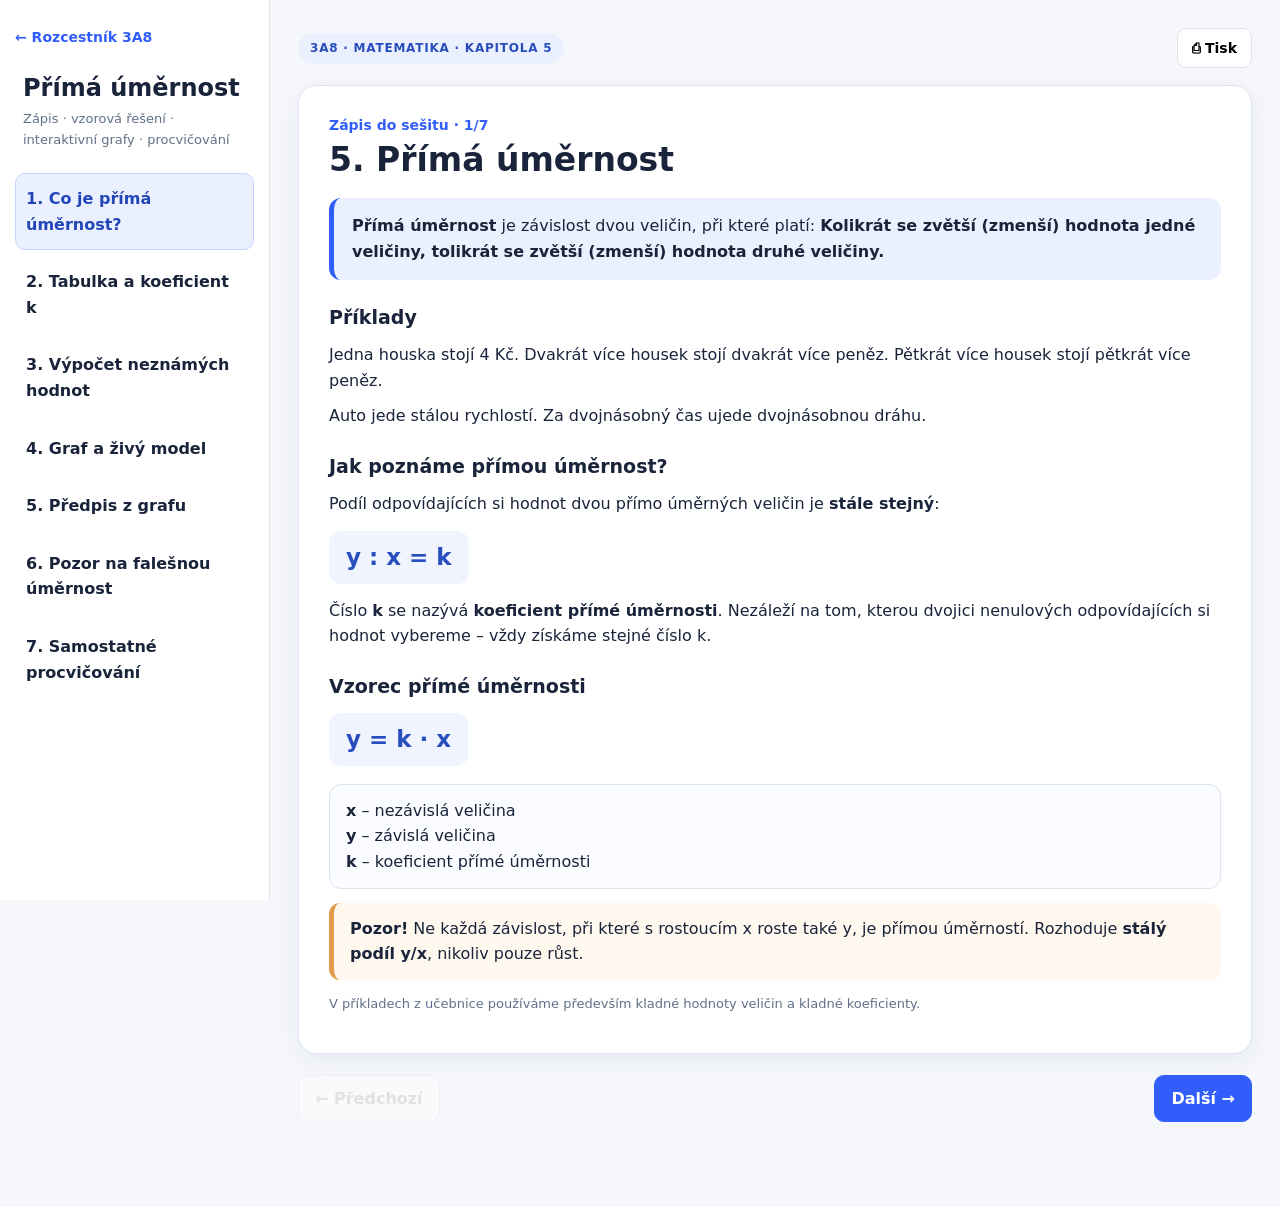
<file: prima-umernost.html>
<!doctype html>
<html lang="cs">
<head>
<meta charset="utf-8"><meta name="viewport" content="width=device-width,initial-scale=1">
<title>Přímá úměrnost – matematika 3A8</title>
<style>
:root{--bg:#f5f7fb;--paper:#fff;--ink:#19243b;--muted:#617088;--border:#dce4ee;--blue:#315efb;--pale:#ebf0ff;--green:#136d50;--red:#be3e44}
*{box-sizing:border-box}
body{margin:0;background:var(--bg);color:var(--ink);font:16px/1.6 Inter,system-ui,-apple-system,"Segoe UI",Arial,sans-serif}
button,select,input{font:inherit}button{cursor:pointer}button:focus-visible,select:focus-visible,input:focus-visible,a:focus-visible{outline:3px solid #9db0ff;outline-offset:2px}
.app{display:grid;grid-template-columns:270px minmax(0,1fr);min-height:100vh}
.sidebar{background:#fff;border-right:1px solid var(--border);padding:24px 15px;position:sticky;top:0;height:100vh;overflow:auto}
.back{font-size:14px;font-weight:800;color:var(--blue);text-decoration:none}
.sidebar h1{font-size:24px;line-height:1.2;margin:24px 8px 7px}
.sidebar p{font-size:13px;color:var(--muted);margin:0 8px 22px}
nav{display:grid;gap:6px}nav button{background:transparent;border:1px solid transparent;padding:12px 10px;text-align:left;color:var(--ink);border-radius:10px;font-weight:650;width:100%}
nav button.active{background:var(--pale);color:#2346b6;border-color:#c6d5ff}nav button:hover{background:#f4f6fd}
main{max-width:1030px;width:100%;padding:28px 28px 64px;margin:0 auto;min-width:0}
.top{display:flex;gap:12px;justify-content:space-between;align-items:center;margin-bottom:17px}
.kicker{display:inline-block;padding:6px 12px;border-radius:99px;background:var(--pale);color:#294ebc;font-size:12px;font-weight:850;letter-spacing:.065em;text-transform:uppercase}
.print{border:1px solid var(--border);border-radius:9px;background:white;padding:8px 14px;font-size:14px;font-weight:750}
.mobile{display:none}
.panel{display:none}.panel.active{display:block}
.sheet{border:1px solid var(--border);box-shadow:0 7px 26px #24334910;background:var(--paper);border-radius:18px;padding:28px 30px}
.chapter{color:#315efb;font-weight:800;font-size:14px}
h2{font-size:clamp(25px,4vw,33px);margin:3px 0 15px;line-height:1.2}h3{margin:22px 0 8px;font-size:19px}h4{margin:15px 0 6px;font-size:16px}
p{margin:10px 0}.lead{font-size:17px;color:#465872}
.callout{border-left:5px solid var(--blue);background:var(--pale);padding:15px 18px;border-radius:12px;margin:19px 0}
.warn{border-left:5px solid #e39a4c;background:#fff8ee;padding:13px 16px;border-radius:11px;margin:14px 0}
.good{color:var(--green);font-weight:800}.bad{color:var(--red);font-weight:800}
.math{font-size:23px;color:#284dbd;font-weight:850;background:#f0f4ff;padding:8px 17px;border-radius:12px;display:inline-block;margin:4px 0}
.mathline{font-size:19px;white-space:normal}
.grid{display:grid;grid-template-columns:minmax(0,1.2fr) minmax(245px,.8fr);gap:19px;align-items:start}
.tablewrap{overflow:auto;margin:12px 0}
table{border-collapse:collapse;width:100%;background:white;white-space:nowrap;font-size:14px}
td,th{text-align:center;border:1px solid var(--border);padding:8px 12px;font-variant-numeric:tabular-nums}
th{background:#edf2ff;color:#223b75;text-align:left}
.mini{color:var(--muted);font-size:13px}
.steps{counter-reset:s;list-style:none;padding:0}.steps li{counter-increment:s;position:relative;padding:9px 9px 10px 42px;border-bottom:1px solid #ebeff5}
.steps li::before{content:counter(s);position:absolute;left:2px;top:10px;background:#eaf0ff;width:29px;height:29px;display:grid;place-items:center;border-radius:50%;font-weight:800;color:#2d50c7}
.box{border:1px solid var(--border);background:#fbfcff;padding:13px 16px;border-radius:12px;margin:14px 0}
.exercise{padding:14px 17px;border:1px solid var(--border);border-radius:12px;margin:13px 0;background:#fff}
.exercise p:first-child{margin-top:0}
details{margin:11px 0;border:1px solid var(--border);border-radius:12px;overflow:hidden}
summary{padding:13px 15px;cursor:pointer;background:#f8faff;font-weight:730}
.solution{padding:12px 17px 16px}
.solution p{margin:5px 0}
.control{border:1px solid var(--border);background:#f7f9ff;padding:15px;border-radius:12px;margin:14px 0}
.control label{font-size:14px;font-weight:760;display:block;margin:9px 0 5px}
input[type=range]{width:100%;accent-color:var(--blue)}
input[type=number]{width:90px;max-width:100%;padding:6px;border:1px solid #cad5e6;border-radius:8px}
select{border-radius:9px;padding:7px 10px;border:1px solid #d0dbec;background:white;max-width:100%}
fieldset{margin:13px 0;padding:10px 14px;border:1px solid var(--border);border-radius:12px}
legend{font-size:14px;font-weight:800}fieldset label{display:inline-flex;align-items:center;gap:6px;margin-right:14px}
.value{color:var(--blue);font-weight:850;font-size:23px;font-variant-numeric:tabular-nums}
svg{width:100%;height:auto;display:block;background:#fcfdff}
.chartbox{border:1px solid var(--border);border-radius:14px;padding:10px;margin:11px 0;overflow:hidden}
figcaption{font-size:13px;color:var(--muted);margin:4px 0 0}
figure{margin:0}
.pill{display:inline-block;background:#e6f6ed;color:var(--green);padding:2px 8px;border-radius:9px;font-size:12px;font-weight:800}
.buttons{display:flex;flex-wrap:wrap;gap:9px;margin:11px 0}
.buttons button{border:1px solid #cbd6ec;padding:8px 12px;background:#fff;border-radius:9px;font-weight:750}
.buttons button.on{background:#eaf0ff;color:#2546ae;border-color:#abbfff}
.res{min-height:26px;font-weight:760}
.footer{display:flex;justify-content:space-between;gap:10px;margin:21px 0}.footer button{background:white;border:1px solid var(--border);border-radius:10px;padding:10px 16px;font-weight:750}.footer button.next{background:var(--blue);color:white;border-color:var(--blue)}button:disabled{opacity:.35;cursor:not-allowed}
@media(max-width:800px){.app{display:block}.sidebar{display:none}main{padding:12px 11px 50px}.sheet{padding:18px 15px;border-radius:13px}.grid{grid-template-columns:1fr}.mobile{display:flex;gap:8px;margin:0 0 13px}.mobile select{flex:1;min-width:0}.mobile button{background:white;border:1px solid var(--border);border-radius:9px;padding:9px 12px}.top{margin:3px 0 14px}}
@media print{.sidebar,.top .print,.mobile,.footer,.control input,.buttons{display:none!important}.app{display:block}main{max-width:none;padding:0}.panel{display:block!important;page-break-after:always}.sheet{padding:8mm 6mm;box-shadow:none;border:none}.chartbox,table,details{break-inside:avoid}.solution{display:block}}
</style>
</head>
<body>
<div class="app">
<aside class="sidebar">
<a class="back" href="index.html">← Rozcestník 3A8</a>
<h1>Přímá úměrnost</h1>
<p>Zápis · vzorová řešení · interaktivní grafy · procvičování</p>
<nav id="nav" aria-label="Kapitoly"></nav>
</aside>
<main>
<div class="top"><span class="kicker">3A8 · MATEMATIKA · kapitola 5</span><button type="button" class="print" onclick="window.print()">⎙ Tisk</button></div>
<div class="mobile"><button id="mPrev" type="button" aria-label="Předchozí část">←</button><select id="picker" aria-label="Výběr části"></select><button id="mNext" type="button" aria-label="Další část">→</button></div>

<section class="panel active" data-title="1. Co je přímá úměrnost?">
<div class="sheet">
<div class="chapter">Zápis do sešitu · 1/7</div>
<h2>5. Přímá úměrnost</h2>
<div class="callout"><b>Přímá úměrnost</b> je závislost dvou veličin, při které platí: <b>Kolikrát se zvětší (zmenší) hodnota jedné veličiny, tolikrát se zvětší (zmenší) hodnota druhé veličiny.</b></div>
<h3>Příklady</h3>
<p>Jedna houska stojí 4 Kč. Dvakrát více housek stojí dvakrát více peněz. Pětkrát více housek stojí pětkrát více peněz.</p>
<p>Auto jede stálou rychlostí. Za dvojnásobný čas ujede dvojnásobnou dráhu.</p>
<h3>Jak poznáme přímou úměrnost?</h3>
<p>Podíl odpovídajících si hodnot dvou přímo úměrných veličin je <b>stále stejný</b>:</p>
<div class="math">y : x = k</div>
<p>Číslo <b>k</b> se nazývá <b>koeficient přímé úměrnosti</b>. Nezáleží na tom, kterou dvojici nenulových odpovídajících si hodnot vybereme – vždy získáme stejné číslo k.</p>
<h3>Vzorec přímé úměrnosti</h3>
<div class="math">y = k · x</div>
<div class="box"><b>x</b> – nezávislá veličina<br><b>y</b> – závislá veličina<br><b>k</b> – koeficient přímé úměrnosti</div>
<div class="warn"><b>Pozor!</b> Ne každá závislost, při které s rostoucím x roste také y, je přímou úměrností. Rozhoduje <b>stálý podíl y/x</b>, nikoliv pouze růst.</div>
<p class="mini">V příkladech z učebnice používáme především kladné hodnoty veličin a kladné koeficienty.</p>
</div></section>

<section class="panel" data-title="2. Tabulka a koeficient k">
<div class="sheet">
<div class="chapter">Vzorově řešený příklad 1 · 2/7</div>
<h2>Poznání přímé úměrnosti z tabulky</h2>
<p class="lead">Rozhodni, zda veličiny x a y jsou přímo úměrné. Pokud ano, urči koeficient k.</p>
<div class="tablewrap"><table><tr><th>x</th><td>2</td><td>4</td><td>6</td><td>8</td><td>10</td></tr><tr><th>y</th><td>6</td><td>12</td><td>18</td><td>24</td><td>30</td></tr></table></div>
<ol class="steps">
<li>Vybereme odpovídající si hodnoty x a y v jednom sloupci.</li>
<li>Vypočítáme podíly <b>y : x</b>: 6 : 2 = 3; 12 : 4 = 3; 18 : 6 = 3; 24 : 8 = 3; 30 : 10 = 3.</li>
<li>Podíl je vždy stejný, proto <b>jde o přímou úměrnost</b>.</li>
<li>Koeficient <b>k = 3</b>. Výsledný vzorec: <b>y = 3x</b>.</li>
</ol>
<div class="callout"><b>Pravidlo:</b> V tabulce přímé úměrnosti mají všechny nenulové sloupce stejný podíl <b>y/x = k</b>.</div>
<h3>A když podíly nejsou stejné?</h3>
<div class="tablewrap"><table><tr><th>x</th><td>1</td><td>2</td><td>3</td><td>4</td><td>5</td></tr><tr><th>y</th><td>2</td><td>4</td><td>6</td><td>10</td><td>20</td></tr></table></div>
<p>Například 2 : 1 = 2, ale 10 : 4 = 2,5. Proto <b>nejde o přímou úměrnost</b>.</p>
<h3>Interaktivní porovnání tabulek</h3>
<div class="buttons" id="examples">
<button type="button" data-ex="0" class="on">Tabulka A</button>
<button type="button" data-ex="1">Tabulka B</button>
<button type="button" data-ex="2">Tabulka C</button></div>
<div id="tableDemo" class="tablewrap"></div>
<div id="tableVerdict" class="box" aria-live="polite"></div>
</div></section>

<section class="panel" data-title="3. Výpočet neznámých hodnot">
<div class="sheet">
<div class="chapter">Vzorově řešený příklad 2 · 3/7</div>
<h2>Doplňování tabulky přímé úměrnosti</h2>
<p class="lead">Veličiny x, y jsou přímo úměrné. Doplň prázdná políčka:</p>
<div class="tablewrap"><table><tr><th>x</th><td>1</td><td>2</td><td>?</td><td>7</td><td>10</td><td>?</td><td>40</td></tr><tr><th>y</th><td>?</td><td>10</td><td>20</td><td>?</td><td>?</td><td>40</td><td>?</td></tr></table></div>
<ol class="steps">
<li>Ze známé dvojice x = 2, y = 10 určíme <b>k = y/x = 10/2 = 5</b>.</li>
<li>Napíšeme vzorec: <b>y = 5x</b>.</li>
<li>Pokud známe x, spočítáme <b>y = 5x</b>. Například x = 7 ⇒ y = 35.</li>
<li>Pokud známe y, spočítáme <b>x = y/5</b>. Například y = 20 ⇒ x = 4.</li>
</ol>
<details><summary>Zobrazit doplněnou tabulku</summary><div class="solution"><div class="tablewrap"><table><tr><th>x</th><td>1</td><td>2</td><td>4</td><td>7</td><td>10</td><td>8</td><td>40</td></tr><tr><th>y</th><td>5</td><td>10</td><td>20</td><td>35</td><td>50</td><td>40</td><td>200</td></tr></table></div></div></details>
<h3>Samostatný pokus</h3>
<p>Je dáno <b>y = 1,5x</b>. Doplň tabulku pro x = 3, 5, 7, 9.</p>
<div class="tablewrap"><table><tr><th>x</th><td>3</td><td>5</td><td>7</td><td>9</td></tr><tr><th>y</th><td>?</td><td>?</td><td>?</td><td>?</td></tr></table></div>
<details><summary>Řešení samostatného pokusu</summary><div class="solution">y = 1,5 · x. Výsledné hodnoty: <b>4,5; 7,5; 10,5; 13,5</b>.</div></details>
</div></section>

<section class="panel" data-title="4. Graf a živý model">
<div class="sheet">
<div class="chapter">Interaktivní vysvětlení · 4/7</div>
<h2>Jak vypadá graf přímé úměrnosti?</h2>
<div class="callout">Body grafu <b>y = kx</b> leží na přímce, která prochází počátkem soustavy souřadnic <b>[0; 0]</b>. Při spojité závislosti tvoří graf celou přímku, polopřímku nebo její část podle přípustných hodnot x; u počtu kusů jsou grafem jen jednotlivé body.</div>
<div class="grid">
<div><figure><div class="chartbox"><svg id="graph" viewBox="0 0 680 390" role="img" aria-label="Interaktivní graf přímé úměrnosti"></svg></div><figcaption>Stejné měřítko os zůstává i při změně koeficientu k, aby bylo vidět, jak se mění sklon.</figcaption></figure></div>
<div>
<div class="control">
<label for="kSlider">Koeficient k = <output id="kOut">2</output></label>
<input id="kSlider" type="range" min="0.5" max="5" step="0.25" value="2">
<label for="xSlider">Hodnota x = <output id="xOut">4</output></label>
<input id="xSlider" type="range" min="0" max="8" step="0.5" value="4">
<fieldset><legend>Typ závislosti</legend>
<label><input type="radio" name="model" value="continuous" checked> Souvislá (např. dráha)</label><br>
<label><input type="radio" name="model" value="discrete"> Počet kusů</label>
</fieldset>
<p>Vzorec: <span class="value" id="eq">y = 2x</span></p>
<p>Vybraný bod: <span class="value" id="pt">[4; 8]</span></p>
</div>
<div class="box" id="graphNote">Závislost probíhá souvisle. Mezi dvěma hodnotami x jsou možné i mezihodnoty.</div></div></div>
<p><b>Pozor na důležitý rozdíl:</b> U rohlíků body nespojujeme, protože lze koupit jen celočíselný počet. Přesto všechny jejich body leží na přímce procházející počátkem.</p>
<h3>Jak získat předpis z grafu?</h3>
<p>Pokud na grafu přímé úměrnosti leží bod <b>[2; 6]</b>, pak k = 6 : 2 = 3, tedy <b>y = 3x</b>.</p>
</div></section>

<section class="panel" data-title="5. Předpis z grafu">
<div class="sheet">
<div class="chapter">Vzorově řešený příklad 3 · 5/7</div>
<h2>Určení vzorce přímé úměrnosti z grafu</h2>
<p class="lead">Grafem přímé úměrnosti prochází bod <b>A[4; 2]</b>. Urči její předpis.</p>
<div class="grid"><div><figure><div class="chartbox"><svg id="reading" viewBox="0 0 680 390" role="img" aria-label="Graf y rovná se polovina x s bodem A čtyři dva"></svg></div></figure></div>
<div><ol class="steps"><li>Víme, že graf přímé úměrnosti má tvar <b>y = kx</b>.</li><li>Odečteme bod <b>A[4; 2]</b>, tedy x = 4 a y = 2.</li><li>Vypočítáme <b>k = y/x = 2/4 = 0,5</b>.</li><li><b>Výsledek: y = 0,5x</b>.</li></ol></div></div>
<div class="callout">K určení koeficientu stačí jediný bod grafu <b>mimo počátek</b>, pokud víme, že jde o přímou úměrnost.</div>
<h3>Vzorově řešený příklad 4 – spotřeba vody</h3>
<p>Čerpadlo přečerpá za minutu 0,63 m³ vody. Kolik vody přečerpá za 4 hodiny, jestliže pracuje stále stejným výkonem?</p>
<ol class="steps"><li>Čas: 4 h = 4 · 60 = <b>240 min</b>.</li><li>Vzorec: <b>V = 0,63 · t</b>, kde t je v minutách a V v m³.</li><li>Dosazení: <b>V = 0,63 · 240 = 151,2 m³</b>.</li></ol>
</div></section>

<section class="panel" data-title="6. Pozor na falešnou úměrnost">
<div class="sheet">
<div class="chapter">Častá chyba · 6/7</div>
<h2>Rostoucí tabulka nemusí být přímá úměrnost</h2>
<p class="lead">U obou tabulek se y zvětšuje, když se zvětšuje x. Jen jedna však představuje přímou úměrnost.</p>
<div class="grid">
<div><h3>A – přímá úměrnost</h3>
<div class="tablewrap"><table><tr><th>x</th><td>5</td><td>10</td><td>15</td><td>20</td><td>25</td></tr><tr><th>y</th><td>20</td><td>40</td><td>60</td><td>80</td><td>100</td></tr></table></div>
<p>Podíl: 20/5 = 40/10 = 60/15 = 80/20 = 100/25 = <b>4</b>.</p><div class="box good">Ano: y = 4x.</div></div>
<div><h3>B – není přímá úměrnost</h3>
<div class="tablewrap"><table><tr><th>x</th><td>5</td><td>10</td><td>15</td><td>20</td><td>25</td></tr><tr><th>y</th><td>15</td><td>20</td><td>25</td><td>30</td><td>35</td></tr></table></div>
<p>Podíl: 15/5 = <b>3</b>, ale 20/10 = <b>2</b>. Podíly jsou různé.</p><div class="box bad">Ne: y = x + 10 není přímá úměrnost.</div></div>
</div>
<div class="warn"><b>Zapamatuj si:</b> Přímá úměrnost = <b>stálý podíl</b>, nikoliv stálý rozdíl.</div>
<h3>Kontrolní otázka</h3>
<p>Platí vztah y = 2x + 3. Je to přímá úměrnost?</p>
<details><summary>Zobrazit vysvětlení</summary><div class="solution">Ne. Při x = 0 vychází y = 3, graf tedy neprochází počátkem. Navíc podíl y/x není konstantní. Pro přímou úměrnost musí být vzorec <b>y = kx</b>.</div></details>
</div></section>

<section class="panel" data-title="7. Samostatné procvičování">
<div class="sheet">
<div class="chapter">Procvičování · 7/7</div>
<h2>Vyzkoušej si to</h2><p class="lead">Nejprve vypočítej sám, poté rozbal řešení.</p>
<details><summary>1. Rozhodni: x = 10, 20, 30, 40, 50; y = 3, 6, 9, 12, 15.</summary><div class="solution">Podíly y/x jsou 3/10 = 6/20 = 9/30 = 12/40 = 15/50 = <b>0,3</b>. Ano, je to přímá úměrnost a její předpis je <b>y = 0,3x</b>.</div></details>
<details><summary>2. Doplň: y = ¼x pro x = 4, 12, 20, 24, 36.</summary><div class="solution">Vypočítáme čtvrtinu každého x: <b>1; 3; 5; 6; 9</b>.</div></details>
<details><summary>3. Rozhodni: x = 3, 6, 9, 12, 15; y = 12, 24, 36, 48, 60.</summary><div class="solution">Poměr je stále y/x = <b>4</b>. Přímá úměrnost, vzorec <b>y = 4x</b>.</div></details>
<details><summary>4. Rozhodni: x = 5, 10, 15, 20, 25; y = 15, 20, 25, 30, 35.</summary><div class="solution">15/5 = 3, ale 20/10 = 2. Podíly nejsou stejné ⇒ <b>není</b> přímá úměrnost.</div></details>
<details><summary>5. Je dána y = 1,5x. Vypočítej y pro x = 3, 5, 7, 9.</summary><div class="solution">Postupně: <b>4,5; 7,5; 10,5; 13,5</b>.</div></details>
<details><summary>6. Čerpadlo přečerpá 0,63 m³ za minutu. Kolik přečerpá za 4 hodiny?</summary><div class="solution">4 h = 240 min; V = 0,63 · 240 = <b>151,2 m³</b>.</div></details>
<details><summary>7. Graf přímé úměrnosti prochází bodem A[4; 2]. Najdi vzorec.</summary><div class="solution">k = 2/4 = 0,5. Vzorec <b>y = 0,5x</b>.</div></details>
<details><summary>8. Graf přímé úměrnosti prochází bodem B[0,1; 3]. Najdi vzorec.</summary><div class="solution">k = 3/0,1 = 30. Vzorec <b>y = 30x</b>.</div></details>
<details><summary>9. Ověř, zda y = 3x + 2 vyjadřuje přímou úměrnost.</summary><div class="solution"><b>Ne</b>. Má nenulový absolutní člen, pro x = 0 je y = 2. Graf neprochází počátkem.</div></details>
<details><summary>10. Při přímé úměrnosti je x = 12 a y = 18. Jaké x odpovídá y = 30?</summary><div class="solution">k = 18/12 = 1,5. Potom x = 30/1,5 = <b>20</b>.</div></details>
<div class="callout"><b>Shrnutí do sešitu:</b> Přímá úměrnost má vzorec <b>y = kx</b>. Pro všechny nenulové hodnoty x platí <b>y/x = k</b>. Její graf leží na přímce procházející počátkem soustavy souřadnic.</div>
<p class="mini"><a href="zavislost-velicin.html">← Předchozí kapitola: Závislost veličin</a></p>
</div></section>
<div class="footer"><button type="button" id="prev">← Předchozí</button><button type="button" class="next" id="next">Další →</button></div>
</main>
</div>
<script>
(function(){
'use strict';
var sections=Array.from(document.querySelectorAll('.panel'));
var nav=document.getElementById('nav'),picker=document.getElementById('picker'),idx=0;
sections.forEach(function(s,i){
 var b=document.createElement('button');b.type='button';b.textContent=s.dataset.title;b.addEventListener('click',function(){show(i)});nav.appendChild(b);
 var o=document.createElement('option');o.value=i;o.textContent=s.dataset.title;picker.appendChild(o);
});
function show(i){
 idx=Math.min(sections.length-1,Math.max(0,i));
 sections.forEach(function(s,j){s.classList.toggle('active',j===idx)});
 Array.from(nav.children).forEach(function(b,j){b.classList.toggle('active',j===idx);b.setAttribute('aria-current',j===idx?'page':'false')});
 picker.value=String(idx);
 document.getElementById('prev').disabled=idx===0;
 document.getElementById('mPrev').disabled=idx===0;
 document.getElementById('next').disabled=idx===sections.length-1;
 document.getElementById('mNext').disabled=idx===sections.length-1;
 window.scrollTo(0,0);
}
document.getElementById('prev').addEventListener('click',function(){show(idx-1)});
document.getElementById('next').addEventListener('click',function(){show(idx+1)});
document.getElementById('mPrev').addEventListener('click',function(){show(idx-1)});
document.getElementById('mNext').addEventListener('click',function(){show(idx+1)});
picker.addEventListener('change',function(){show(Number(this.value))});
function fmt(v){return Number(v.toFixed(3)).toLocaleString('cs-CZ',{maximumFractionDigits:3})}
var svgNS='http://www.w3.org/2000/svg';
function add(parent,tag,a,label){
 var n=document.createElementNS(svgNS,tag);
 Object.keys(a||{}).forEach(function(key){n.setAttribute(key,a[key])});
 if(label!==undefined)n.textContent=label;
 parent.appendChild(n);return n;
}
function chart(id,k,selected,mode,opts){
 var svg=document.getElementById(id);
 while(svg.firstChild)svg.removeChild(svg.firstChild);
 var L=64,R=626,T=32,B=332,XMAX=8,YMAX=40;
 function px(x){return L+x/XMAX*(R-L)}
 function py(y){return B-y/YMAX*(B-T)}
 [0,1,2,3,4,5,6,7,8].forEach(function(x){
 add(svg,'line',{x1:px(x),y1:T,x2:px(x),y2:B,stroke:'#e7edf7','stroke-width':1});
 add(svg,'text',{x:px(x),y:B+23,'text-anchor':'middle'},String(x));
 });
 [0,10,20,30,40].forEach(function(y){
 add(svg,'line',{x1:L,y1:py(y),x2:R,y2:py(y),stroke:'#e5ebf5','stroke-width':1});
 add(svg,'text',{x:L-13,y:py(y)+4,'text-anchor':'end'},String(y));
 });
 add(svg,'line',{x1:L,y1:B,x2:R+8,y2:B,stroke:'#263653','stroke-width':2});
 add(svg,'path',{d:'M '+(R+9)+' '+B+' l -9 -5 v 10 Z',fill:'#263653'});
 add(svg,'line',{x1:L,y1:B,x2:L,y2:T-12,stroke:'#263653','stroke-width':2});
 add(svg,'path',{d:'M '+L+' '+(T-13)+' l -5 9 h 10 Z',fill:'#263653'});
 add(svg,'text',{x:640,y:366,'text-anchor':'end','font-weight':'700'},'x');
 add(svg,'text',{x:44,y:22,'font-weight':'700'},'y');
 var endX=Math.min(XMAX,YMAX/k),d='M '+px(0)+' '+py(0)+' L '+px(endX)+' '+py(k*endX);
 if(mode==='continuous'){
 add(svg,'path',{d:d,fill:'none',stroke:'#315efb','stroke-width':3.5,'stroke-linecap':'round'});
 } else{
 for(var x=0;x<=8;x++)add(svg,'circle',{cx:px(x),cy:py(k*x),r:5.2,fill:'#315efb',stroke:'#fff','stroke-width':1.4});
 }
 if(selected!==undefined){
 var y=k*selected;
 add(svg,'line',{x1:px(selected),y1:py(y),x2:px(selected),y2:B,stroke:'#ea9239','stroke-width':2,'stroke-dasharray':'6 6'});
 add(svg,'line',{x1:L,y1:py(y),x2:px(selected),y2:py(y),stroke:'#ea9239','stroke-width':2,'stroke-dasharray':'6 6'});
 add(svg,'circle',{cx:px(selected),cy:py(y),r:8,fill:'#eb8732',stroke:'white','stroke-width':3});
 var tx=Math.min(px(selected)+12,px(7.1)), ty=Math.max(py(y)-12,44);
 add(svg,'text',{x:tx,y:ty,'font-weight':'700',fill:'#a85b1e'},'['+fmt(selected)+'; '+fmt(y)+']');
 }
}
var sliderK=document.getElementById('kSlider'),sliderX=document.getElementById('xSlider');
function redraw(){
 var k=Number(sliderK.value),x=Number(sliderX.value),mode=document.querySelector('input[name="model"]:checked').value;
 if(mode==='discrete'){sliderX.step='1';x=Math.round(x);sliderX.value=x}else sliderX.step='0.5';
 document.getElementById('kOut').textContent=fmt(k);
 document.getElementById('xOut').textContent=fmt(x);
 document.getElementById('eq').textContent='y = '+fmt(k)+'x';
 document.getElementById('pt').textContent='['+fmt(x)+'; '+fmt(k*x)+']';
 document.getElementById('graphNote').textContent=mode==='continuous'
 ?'Spojitá veličina: x může nabývat i mezihodnot. Grafem je zde část přímky.'
 :'Počet kusů: x je celé nezáporné číslo. Zobrazujeme jen jednotlivé body; ty nespojujeme.';
 chart('graph',k,x,mode);
}
sliderK.addEventListener('input',redraw);sliderX.addEventListener('input',redraw);
document.querySelectorAll('input[name="model"]').forEach(function(n){n.addEventListener('change',redraw)});
redraw();
chart('reading',0.5,4,'continuous');
var datasets=[
 {x:[1,2,3,4,5],y:[3,6,9,12,15]},
 {x:[5,10,15,20,25],y:[15,20,25,30,35]},
 {x:[10,20,30,40,50],y:[3,6,9,12,15]}
],selectEx=0;
function renderTable(){
 var data=datasets[selectEx],container=document.getElementById('tableDemo');
 var rows=['x','y'].map(function(key){return '<tr><th>'+key+'</th>'+data[key].map(function(v){return '<td>'+fmt(v)+'</td>'}).join('')+'</tr>'}).join('');
 container.innerHTML='<table aria-label="Ukázková tabulka"><tbody>'+rows+'</tbody></table>';
 var ratios=data.x.map(function(v,i){return data.y[i]/v});
 var same=ratios.every(function(r){return Math.abs(r-ratios[0])<1e-9});
 document.getElementById('tableVerdict').innerHTML='<b>Podíly y/x:</b> '+ratios.map(fmt).join(' · ')+'.<br><span class="'+(same?'good':'bad')+'">'+
 (same?'ANO – všechny podíly jsou stejné. k = '+fmt(ratios[0])+', tedy y = '+fmt(ratios[0])+'x.':
 'NE – podíly se liší, přímá úměrnost to není.')+'</span>';
 Array.from(document.querySelectorAll('#examples button')).forEach(function(b,i){b.classList.toggle('on',i===selectEx)});
}
document.querySelectorAll('#examples button').forEach(function(b){b.addEventListener('click',function(){selectEx=Number(b.dataset.ex);renderTable()})});
renderTable();
show(0);
})();
</script>
</body>
</html>
</file>
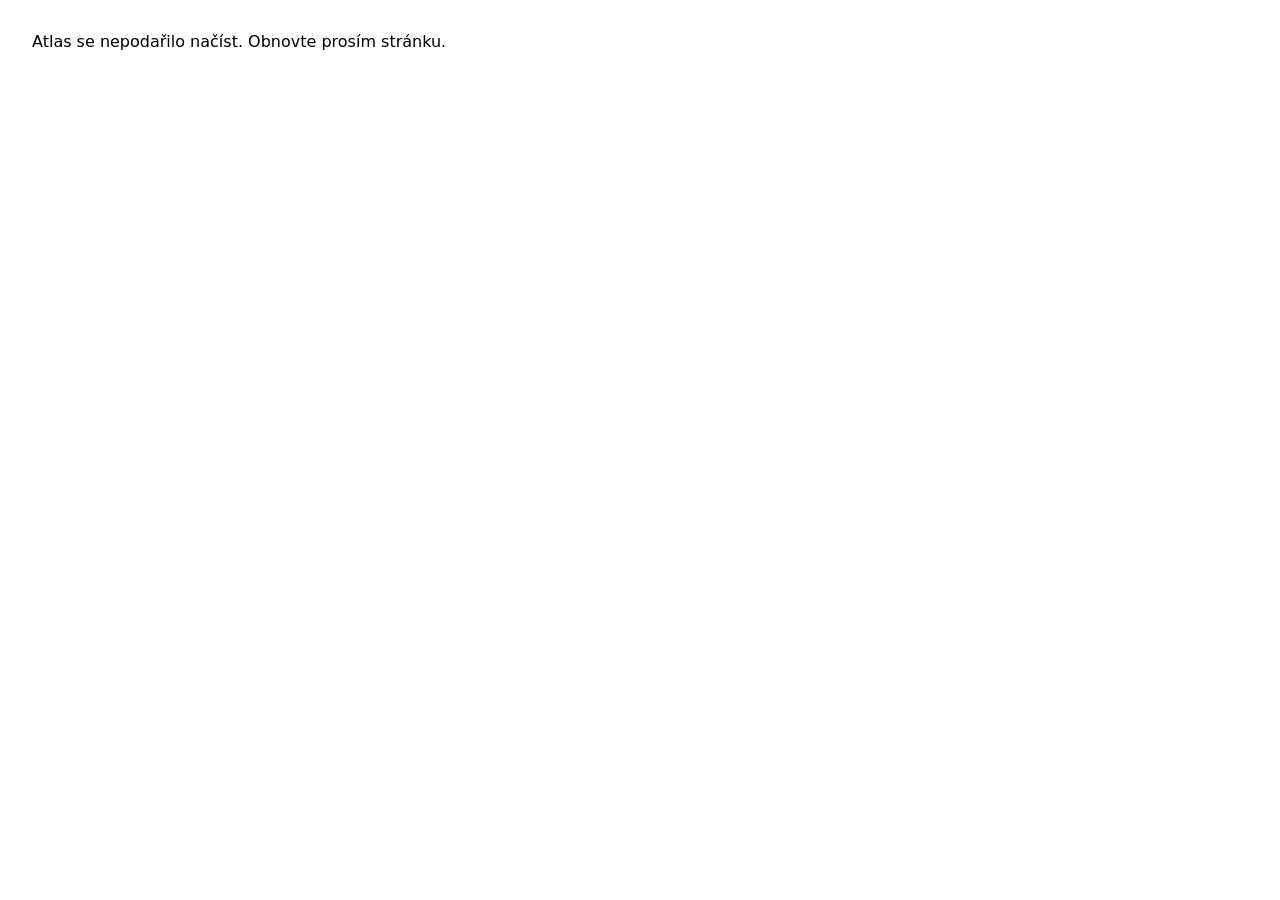
<file: trojuhelniky.html>
<!doctype html><html lang="cs"><head><meta charset="utf-8"><meta name="viewport" content="width=device-width,initial-scale=1"><title>Atlas konstrukcí trojúhelníku</title></head><body><script>(async()=>{try{const u='https://raw.githubusercontent.com/Berniocal/3A8/58b56a26fbcbe870cb30530b5807b9c405f9cbb0/trojuhelniky.html';let h=await(await fetch(u,{cache:'no-store'})).text();const extra='<scr'+'ipt src="tri-scale1.js"></scr'+'ipt><scr'+'ipt src="tri-scale2.js"></scr'+'ipt><scr'+'ipt src="tri-scale3.js"></scr'+'ipt><scr'+'ipt src="tri-cz.js"></scr'+'ipt><scr'+'ipt src="tri-audit.js"></scr'+'ipt><scr'+'ipt src="atlas-numbering.js"></scr'+'ipt>';h=h.replace('</body>',extra+'</body>');document.open();document.write(h);document.close()}catch(e){document.body.innerHTML='<div style="font-family:system-ui;padding:24px">Atlas se nepodařilo načíst. Obnovte prosím stránku.</div>';console.error(e)}})();</script></body></html>
</file>
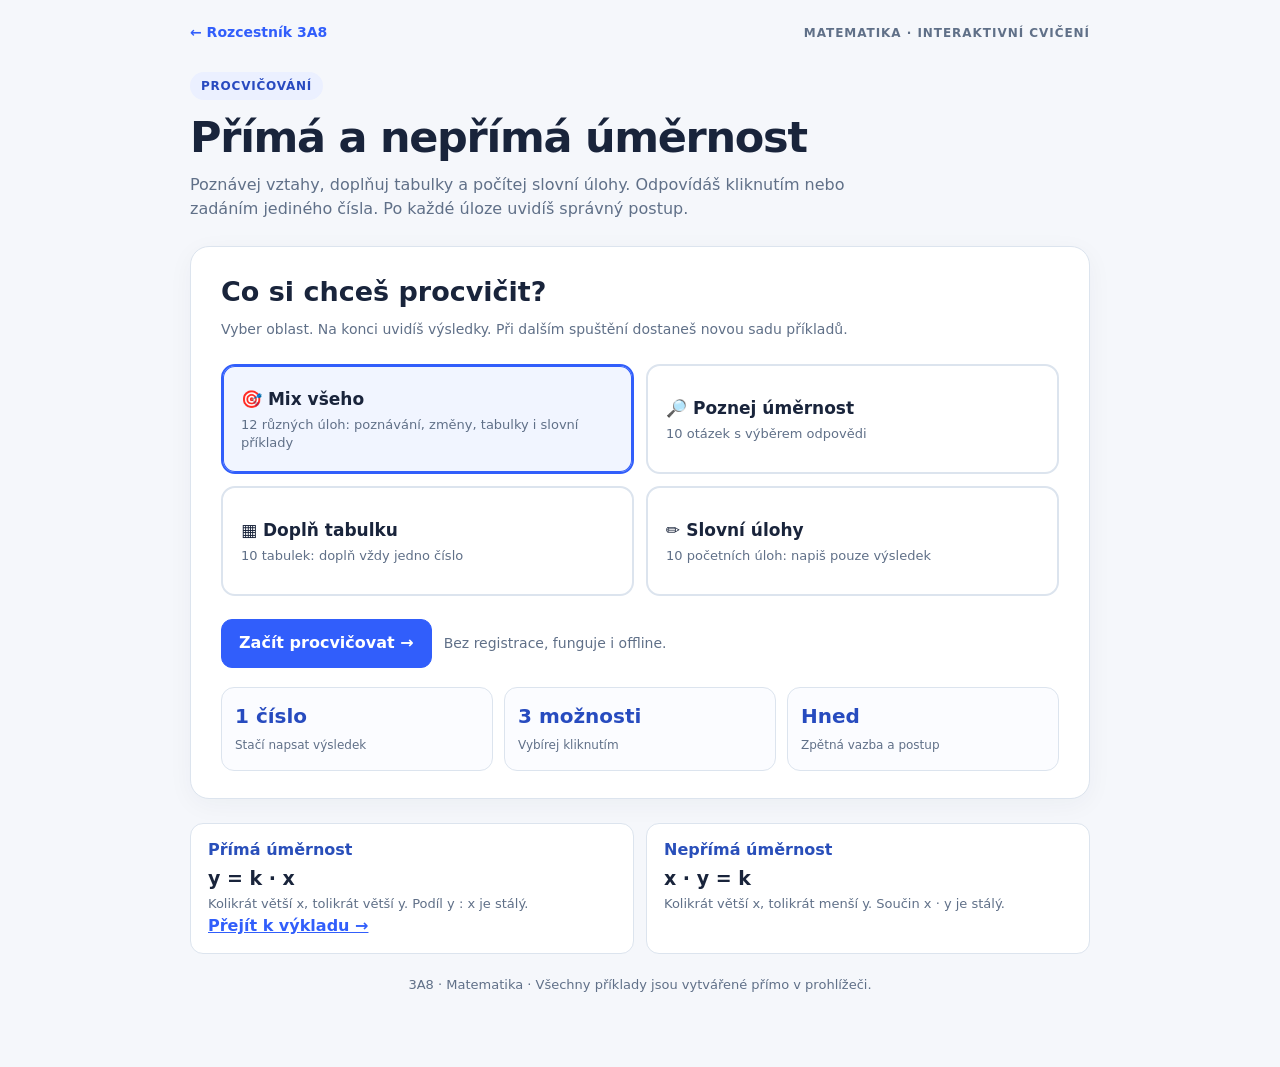
<file: umernosti-procvicovani.html>
<!doctype html>
<html lang="cs">
<head>
<meta charset="utf-8">
<meta name="viewport" content="width=device-width,initial-scale=1">
<meta name="theme-color" content="#f5f7fb">
<title>Procvičování přímé a nepřímé úměrnosti – 3A8</title>
<style>
:root{--bg:#f5f7fb;--paper:#fff;--ink:#19243b;--muted:#607088;--border:#dce4ee;--blue:#315efb;--pale:#ebf0ff;--green:#116b50;--greenbg:#e9f7f0;--red:#aa3a44;--redbg:#fff0f1}
*{box-sizing:border-box}
[hidden]{display:none!important}
body{margin:0;min-height:100vh;background:var(--bg);color:var(--ink);font:16px/1.55 Inter,system-ui,-apple-system,"Segoe UI",Arial,sans-serif}
button,input{font:inherit}
button{cursor:pointer}
button:disabled{cursor:default}
button:focus-visible,input:focus-visible,a:focus-visible{outline:3px solid #9db0ff;outline-offset:3px}
.container{width:min(900px,calc(100% - 30px));margin:0 auto;padding:22px 0 72px}
.topbar{display:flex;align-items:center;justify-content:space-between;gap:15px;margin-bottom:28px}
.home{font-size:14px;font-weight:800;color:var(--blue);text-decoration:none}
.toplabel{font-size:12px;font-weight:800;letter-spacing:.08em;color:var(--muted);text-transform:uppercase}
.hero{margin-bottom:24px}
.eyebrow{display:inline-block;background:var(--pale);color:#284ac0;border-radius:999px;padding:5px 11px;text-transform:uppercase;font-weight:850;font-size:12px;letter-spacing:.065em}
h1{font-size:clamp(29px,5vw,43px);line-height:1.17;margin:12px 0 10px;letter-spacing:-.03em}
.lead{color:var(--muted);font-size:16px;max-width:720px;margin:0}
.paper{background:var(--paper);border:1px solid var(--border);border-radius:19px;padding:27px 30px;box-shadow:0 6px 26px #1a2a450b}
h2{font-size:clamp(21px,3.7vw,27px);line-height:1.3;margin:0 0 10px}
p{margin:9px 0}
.small{color:var(--muted);font-size:14px}
.mode-grid{display:grid;grid-template-columns:repeat(2,minmax(0,1fr));gap:12px;margin:23px 0}
.mode{background:#fff;border:2px solid var(--border);border-radius:14px;text-align:left;padding:17px 18px;color:var(--ink);min-height:110px}
.mode:hover{border-color:#a7b9fa;background:#fafdff}
.mode.selected{border-color:var(--blue);background:#f1f5ff;box-shadow:inset 0 0 0 1px var(--blue)}
.mode strong{display:block;font-size:17px}
.mode span{display:block;color:var(--muted);font-size:13px;margin-top:4px;line-height:1.4}
.actions{display:flex;flex-wrap:wrap;align-items:center;gap:12px;margin-top:23px}
.btn{border:1px solid var(--border);border-radius:11px;background:#fff;color:var(--ink);font-weight:800;padding:11px 17px;min-height:45px}
.btn:hover{background:#f4f7ff}
.btn.primary{background:var(--blue);color:white;border-color:var(--blue)}
.btn.primary:hover{background:#244fdd}
.btn:disabled{opacity:.45}
.summary-cards{display:grid;grid-template-columns:repeat(3,1fr);gap:11px;margin-top:19px}
.fact{border:1px solid var(--border);border-radius:13px;background:#fbfcff;padding:13px}
.fact b{display:block;color:#274bbf;font-size:20px}
.fact span{color:var(--muted);font-size:12px}
.status{display:flex;align-items:center;justify-content:space-between;gap:12px;font-weight:800;font-size:14px;margin-bottom:10px}
.progress{height:9px;background:#e8edf7;border-radius:30px;overflow:hidden;margin-bottom:22px}
.progress div{height:100%;background:var(--blue);width:0;transition:width .2s ease}
.category{display:inline-flex;align-items:center;border-radius:9px;background:#eaf0ff;color:#2850b5;padding:5px 9px;font-size:12px;font-weight:850;margin-bottom:14px}
.question{font-size:clamp(20px,3vw,26px);font-weight:800;line-height:1.38;margin:0 0 23px}
.answers{display:grid;gap:11px;margin-bottom:4px}
.choice{display:flex;align-items:center;gap:14px;width:100%;min-height:60px;padding:12px 16px;background:white;border:2px solid var(--border);border-radius:13px;text-align:left;font-weight:750;color:var(--ink)}
.choice:hover:not(:disabled){background:#f5f8ff;border-color:#9fb4ff}
.choice .letter{flex:0 0 32px;height:32px;display:grid;place-items:center;border-radius:8px;background:#eef2fa;color:#516682;font-size:14px}
.choice.correct{background:var(--greenbg);border-color:#4aad85}
.choice.correct .letter{background:#c5edda;color:#0b6846}
.choice.wrong{background:var(--redbg);border-color:#dc8390}
.choice.wrong .letter{background:#f8d1d7;color:#a32f40}
.choice:disabled{opacity:1}
.input-row{display:flex;flex-wrap:wrap;gap:10px;align-items:center}
.input-row input{width:190px;max-width:100%;min-height:53px;padding:10px 13px;border:2px solid #c6d3ea;border-radius:11px;background:#fff;color:var(--ink);font-weight:750;font-size:20px;font-variant-numeric:tabular-nums}
.input-error{color:var(--red);font-weight:700;font-size:14px;margin-top:7px}
.table-scroller{overflow-x:auto;margin:-7px 0 22px}
table{width:100%;min-width:310px;border-collapse:collapse;font-variant-numeric:tabular-nums;text-align:center}
th,td{border:1px solid #d4deee;padding:13px 10px;font-size:19px}
th{background:#edf2ff;color:#244496;font-weight:900;width:23%}
td{font-weight:700}
td.missing{background:#fff4df;color:#a36306;font-weight:900}
.helper{display:flex;flex-wrap:wrap;align-items:center;gap:9px;margin-top:18px}
.helper .btn{padding:9px 12px;min-height:39px;font-size:14px}
.hint{background:#fff9eb;border:1px solid #ecd5a5;border-radius:12px;padding:13px 15px;margin-top:12px;color:#704d16}
.feedback{border:1px solid #a9d9c1;background:#effaf4;padding:16px 18px;border-radius:13px;margin-top:22px}
.feedback.bad{border-color:#efb6bb;background:#fff5f5}
.feedback strong{font-size:18px;display:block;color:var(--green)}
.feedback.bad strong{color:var(--red)}
.feedback p{white-space:pre-line}
.feedback .explain{margin-top:9px}
.nextrow{display:flex;justify-content:flex-end;margin-top:15px}
.end-score{font-size:clamp(42px,8vw,66px);font-weight:900;color:var(--blue);line-height:1.1;margin:12px 0}
.resultgrid{display:grid;grid-template-columns:repeat(2,minmax(0,1fr));gap:10px;margin-top:21px}
.resultline{display:flex;justify-content:space-between;gap:9px;border:1px solid var(--border);border-radius:11px;padding:12px 14px;background:#fafcff;font-weight:700}
.quickref{display:grid;grid-template-columns:repeat(2,minmax(0,1fr));gap:12px;margin-top:24px}
.rule{border:1px solid var(--border);border-radius:13px;padding:14px 17px;background:white}
.rule b{display:block;color:#294fba;margin-bottom:2px}
.rule .formula{font-size:19px;font-weight:900;color:var(--ink)}
.rule span{display:block;font-size:13px;color:var(--muted)}
.rule a{color:var(--blue);font-weight:750}
.bottom{margin-top:21px;text-align:center;font-size:13px;color:var(--muted)}
@media(max-width:600px){
 .container{width:calc(100% - 22px);padding:15px 0 42px}
 .topbar{margin-bottom:20px}
 .paper{padding:19px 16px;border-radius:15px}
 .mode-grid,.quickref,.resultgrid{grid-template-columns:1fr}
 .mode{min-height:auto;padding:14px}
 .summary-cards{gap:6px}
 .fact{padding:9px}.fact b{font-size:17px}
 .choice{padding:11px 12px;gap:10px}
 .nextrow .btn{width:100%}
}
@media(prefers-reduced-motion:reduce){.progress div{transition:none}}
</style>
</head>
<body>
<div class="container">
  <div class="topbar"><a class="home" href="index.html">← Rozcestník 3A8</a><span class="toplabel">Matematika · interaktivní cvičení</span></div>
  <header class="hero">
    <span class="eyebrow">Procvičování</span>
    <h1>Přímá a nepřímá úměrnost</h1>
    <p class="lead">Poznávej vztahy, doplňuj tabulky a počítej slovní úlohy. Odpovídáš kliknutím nebo zadáním jediného čísla. Po každé úloze uvidíš správný postup.</p>
  </header>

  <section class="paper" id="setup" aria-labelledby="setupTitle">
    <h2 id="setupTitle">Co si chceš procvičit?</h2>
    <p class="small">Vyber oblast. Na konci uvidíš výsledky. Při dalším spuštění dostaneš novou sadu příkladů.</p>
    <div class="mode-grid" id="modes">
      <button class="mode selected" type="button" data-mode="mix" aria-pressed="true"><strong>🎯 Mix všeho</strong><span>12 různých úloh: poznávání, změny, tabulky i slovní příklady</span></button>
      <button class="mode" type="button" data-mode="poznavani" aria-pressed="false"><strong>🔎 Poznej úměrnost</strong><span>10 otázek s výběrem odpovědi</span></button>
      <button class="mode" type="button" data-mode="tabulky" aria-pressed="false"><strong>▦ Doplň tabulku</strong><span>10 tabulek: doplň vždy jedno číslo</span></button>
      <button class="mode" type="button" data-mode="slovni" aria-pressed="false"><strong>✏️ Slovní úlohy</strong><span>10 početních úloh: napiš pouze výsledek</span></button>
    </div>
    <div class="actions"><button class="btn primary" id="start" type="button">Začít procvičovat →</button><span class="small">Bez registrace, funguje i offline.</span></div>
    <div class="summary-cards" aria-label="Jak cvičení funguje">
      <div class="fact"><b>1 číslo</b><span>Stačí napsat výsledek</span></div>
      <div class="fact"><b>3 možnosti</b><span>Vybírej kliknutím</span></div>
      <div class="fact"><b>Hned</b><span>Zpětná vazba a postup</span></div>
    </div>
  </section>

  <section id="play" hidden aria-label="Právě řešená úloha">
    <div class="status"><span id="numberLabel">Úloha 1 z 12</span><span id="scoreLabel">Správně: 0</span></div>
    <div class="progress" role="progressbar" aria-label="Postup procvičováním" aria-valuemin="0" aria-valuemax="12" aria-valuenow="0" id="progress"><div id="progressFill"></div></div>
    <div class="paper">
      <span class="category" id="category">Poznávání</span>
      <p class="question" id="question"></p>
      <div class="table-scroller" id="tableArea" hidden></div>
      <div id="choices" class="answers" hidden></div>
      <form id="numberForm" hidden novalidate>
        <label class="small" for="numberInput">Tvá odpověď – napiš pouze číslo:</label>
        <div class="input-row">
          <input type="text" id="numberInput" inputmode="decimal" autocomplete="off" maxlength="18" aria-describedby="inputError" placeholder="Např. 12">
          <button class="btn primary" id="check" type="submit">Zkontrolovat</button>
        </div>
        <p id="inputError" class="input-error" role="alert" hidden></p>
      </form>
      <div class="helper" id="helpers">
        <button class="btn" id="hintButton" type="button">💡 Nápověda</button>
        <button class="btn" id="revealButton" type="button">Ukázat řešení</button>
      </div>
      <div class="hint" id="hint" hidden></div>
      <div class="feedback" id="feedback" role="status" aria-live="polite" hidden>
        <strong id="feedbackTitle"></strong>
        <p id="feedbackAnswer"></p>
        <p id="feedbackExplanation" class="explain"></p>
      </div>
      <div class="nextrow"><button class="btn primary" type="button" id="next" hidden>Další úloha →</button></div>
    </div>
  </section>

  <section class="paper" id="finish" hidden aria-labelledby="finishTitle">
    <h2 id="finishTitle">Procvičování dokončeno!</h2>
    <p class="small">Počítají se správné odpovědi na první pokus. Zobrazení řešení se počítá jako nezodpovězená úloha.</p>
    <div class="end-score" id="endScore">0 / 12</div>
    <p id="endText"></p>
    <div id="resultGrid" class="resultgrid"></div>
    <div class="actions">
      <button class="btn primary" id="again" type="button">Zkusit novou sadu ↻</button>
      <button class="btn" id="change" type="button">Vybrat jiný typ cvičení</button>
    </div>
  </section>

  <aside class="quickref" aria-label="Rychlý tahák">
    <div class="rule"><b>Přímá úměrnost</b><div class="formula">y = k · x</div><span>Kolikrát větší x, tolikrát větší y. Podíl y : x je stálý.</span><a href="prima-umernost.html">Přejít k výkladu →</a></div>
    <div class="rule"><b>Nepřímá úměrnost</b><div class="formula">x · y = k</div><span>Kolikrát větší x, tolikrát menší y. Součin x · y je stálý.</span></div>
  </aside>
  <footer class="bottom">3A8 · Matematika · Všechny příklady jsou vytvářené přímo v prohlížeči.</footer>
</div>
<script>
(function(){
'use strict';
var mode='mix',tasks=[],results=[],locked=false,shownHint=false;
var $=function(id){return document.getElementById(id)};
var names={poznavani:'Rozpoznávání',zmeny:'Jak se změní?',tabulky:'Tabulka',slovni:'Slovní úloha'};
var modeButtons=Array.from(document.querySelectorAll('[data-mode]'));
function pick(a){return a[Math.floor(Math.random()*a.length)]}
function shuffle(a){var b=a.slice();for(var i=b.length-1;i>0;i--){var j=Math.floor(Math.random()*(i+1));var t=b[i];b[i]=b[j];b[j]=t}return b}
function choice(category,question,options,correct,explanation,hint){
 var a=shuffle(options.map(function(t,i){return{text:t,yes:i===correct}}));
 return{kind:'choice',category:category,question:question,options:a.map(function(o){return o.text}),answer:a.findIndex(function(o){return o.yes}),explanation:explanation,hint:hint};
}
function number(category,question,answer,unit,explanation,hint,rows){
 return{kind:'number',category:category,question:question,answer:answer,unit:unit||'',explanation:explanation,hint:hint,rows:rows||null};
}
var labels=['Přímá úměrnost','Nepřímá úměrnost','Ani jedna z nich'];
var bank=[
 ['Cena a počet stejných rohlíků, pokud je cena za kus neměnná.',0,'Cena = cena za kus × počet rohlíků. Podíl ceny a počtu je stálý.'],
 ['Dráha a čas při pohybu stálou rychlostí.',0,'Dráha = rychlost × čas, takže dvojnásobný čas znamená dvojnásobnou dráhu.'],
 ['Počet stejně těžkých balíků a jejich celková hmotnost.',0,'Každý balík má stejnou hmotnost. Celková hmotnost roste ve stejném poměru jako počet.'],
 ['Množství vody a doba napouštění při stálém průtoku.',0,'Množství vody = průtok × čas. Podíl množství a času je stálý.'],
 ['Počet lístků a celková cena, pokud má každý lístek stejnou cenu a není účtován žádný poplatek.',0,'Bez dalších poplatků je celková cena násobkem počtu lístků.'],
 ['Množství mouky a počet porcí připravených podle stejného receptu.',0,'Pro dvojnásobek porcí potřebujeme dvojnásobek mouky.'],
 ['Počet stejně výkonných dělníků a doba dokončení stále stejné práce.',1,'Při stejném výkonu pracovníků platí: počet dělníků × počet dní = stálé množství práce.'],
 ['Průměrná rychlost a doba jízdy po stejně dlouhé trase.',1,'Čas = stálá dráha ÷ rychlost. Dvojnásobná rychlost znamená poloviční čas.'],
 ['Počet stejných kohoutků a doba naplnění stejné nádrže, pokud tečou současně.',1,'Čím více stejně výkonných kohoutků, tím kratší čas. Součin jejich počtu a času je stálý.'],
 ['Délka a šířka obdélníku s pevně daným obsahem.',1,'Obsah = délka × šířka. Při stálém obsahu se jedna strana zvětší a druhá zmenší ve stejném poměru.'],
 ['Počet lidí a počet bonbonů na osobu při spravedlivém rozdělení stále stejné zásoby.',1,'Počet lidí × počet bonbonů na osobu = stálý počet bonbonů.'],
 ['Počet stejně výkonných strojů a doba výroby stále stejného počtu kusů.',1,'Dvojnásobný počet strojů vyrobí při stejném výkonu stejnou zakázku za poloviční čas.'],
 ['Cena jízdy taxíkem a ujeté kilometry, pokud se k ceně za kilometr připočítává nástupní poplatek.',2,'Cena obsahuje pevný poplatek. Nevychází z tvaru y = k · x ani y = k : x.'],
 ['Obsah čtverce a délka jeho strany.',2,'Obsah čtverce S = a². Při dvojnásobné straně je obsah čtyřnásobný.'],
 ['Věk dítěte a jeho tělesná výška.',2,'Výška dítěte neroste v přesném stálém poměru k jeho věku a není ani nepřímo úměrná.'],
 ['Hodnoty x a y podle vzorce y = 2x + 5.',2,'Je přičteno 5, proto podíl y : x není stálý a součin x · y také ne.'],
 ['Obvod obdélníku a délka jedné strany, pokud druhá strana zůstává dlouhá 4 cm.',2,'Obvod o = 2a + 8. Přičítaná konstanta brání přímé úměrnosti a nejde ani o nepřímou.'],
 ['Hodnoty x a y podle vzorce y = x² pro kladná x.',2,'Při dvojnásobném x vznikne čtyřnásobné y, nikoliv dvojnásobné nebo poloviční.']
];
function classifyTask(b){
 return choice('poznavani',b[0],labels,b[1],b[2],'Zkus si položit otázku: když jednu veličinu zdvojnásobím, zdvojnásobí se druhá, klesne na polovinu, nebo ani jedno?');
}
var changes=[
 {a:'Počet koupených sešitů',b:'celková cena při stejné ceně za kus',type:0,why:'Při stejné ceně za kus jsou počet sešitů a celková cena přímo úměrné.'},
 {a:'Doba jízdy stálou rychlostí',b:'ujetá dráha',type:0,why:'Při stálé rychlosti je dráha přímo úměrná času.'},
 {a:'Počet porcí podle stejného receptu',b:'potřebné množství mouky',type:0,why:'Dvojnásobná porce znamená dvojnásobek všech surovin.'},
 {a:'Počet stejně výkonných dělníků',b:'doba dokončení stejné práce',type:1,why:'Stejné množství práce se mezi více dělníků rozdělí, proto doba klesá v opačném poměru.'},
 {a:'Rychlost auta na stejné trase',b:'doba jízdy',type:1,why:'Při stálé délce trasy platí rychlost × čas = dráha.'},
 {a:'Počet stejně výkonných kohoutků',b:'doba naplnění stejné nádrže',type:1,why:'Při více současně puštěných kohoutcích se nádrž naplní rychleji.'}
];
function changeTask(s){
 var f=pick([{n:2,verb:'zdvojnásobí'},{n:3,verb:'ztrojnásobí'},{n:4,verb:'zčtyřnásobí'}]);
 return choice('zmeny',s.a+' se '+f.verb+'. Jak se změní '+s.b+'?',
 ['Zvětší se '+f.n+'krát.','Zmenší se '+f.n+'krát.','Nezmění se.'],s.type,
 s.why+' Proto se '+s.b+(s.type===0?' zvětší '+f.n+'krát.':' zmenší '+f.n+'krát.'),
 'Přímá úměrnost: obě veličiny se mění stejným násobkem. Nepřímá: jedna roste, druhá stejným násobkem klesá.');
}
function tableTask(force){
 var direct=force===undefined?Math.random()<.5:force;
 var x=pick([2,3,4,5,6]),f=pick([3,4,5]);
 var y=direct?pick([2,3,4,5,6,8,9,12]):pick([2,3,4,5,6,8])*2*f;
 var ySecond=direct?2*y:y/2;
 var answer=direct?f*y:y/f;
 var rows=[['x',x,x*2,x*f],['y',y,ySecond,'?']];
 var explanation=direct
  ?'Z x = '+x+' na x = '+(x*2)+' se hodnota zdvojnásobila a stejně tak y = '+y+' → '+ySecond+'. Jde o přímou úměrnost. Pro x = '+(x*f)+' je násobek '+f+', tedy y = '+y+' · '+f+' = '+answer+'.'
  :'Z x = '+x+' na x = '+(x*2)+' se hodnota zdvojnásobila, ale y = '+y+' → '+ySecond+' kleslo na polovinu. Jde o nepřímou úměrnost. Pro x = '+(x*f)+' je násobek '+f+', tedy y = '+y+' : '+f+' = '+answer+'.';
 return number('tabulky','Doplň chybějící číslo v tabulce. Podle známých hodnot nejprve poznáš, o jakou úměrnost jde.',answer,'',explanation,
 'Porovnej první a druhý sloupec: x se zdvojnásobí. Co se stane s y?',rows);
}
var storyFactories=[
 {type:0,create:function(){var price=pick([3,4,5,6,8]),a=pick([3,4,5]),b=pick([7,8,9,10,12]);
 return number('slovni',a+' rohlíky stojí '+(a*price)+' Kč. Kolik korun stojí '+b+' stejných rohlíků?',b*price,'Kč',
 'Cena jednoho rohlíku: '+(a*price)+' : '+a+' = '+price+' Kč. Cena '+b+' rohlíků: '+b+' · '+price+' = '+(b*price)+' Kč. Jde o přímou úměrnost.','Nejdříve spočítej cenu jednoho rohlíku.');}},
 {type:0,create:function(){var p=pick([7,9,11,12,15]),a=pick([2,3,4]),b=pick([6,7,8,10]);
 return number('slovni',a+' stejné sešity stojí '+(a*p)+' Kč. Kolik Kč stojí '+b+' takových sešitů?',b*p,'Kč',
 'Cena jednoho sešitu je '+(a*p)+' : '+a+' = '+p+' Kč. Cena '+b+' sešitů je '+b+' · '+p+' = '+(b*p)+' Kč. Přímá úměrnost.','Zkus spočítat jednotkovou cenu.');}},
 {type:0,create:function(){var v=pick([40,50,60,70,80]),t1=pick([2,3]),t2=pick([4,5]);
 return number('slovni','Auto jede stále rychlostí '+v+' km/h. Kolik kilometrů ujede za '+t2+' hodiny?',v*t2,'km',
 'Dráha = rychlost · čas = '+v+' · '+t2+' = '+(v*t2)+' km. Dráha a čas jsou při stálé rychlosti přímo úměrné.','Při stálé rychlosti násobíme rychlost časem.');}},
 {type:0,create:function(){var r=pick([4,6,7,8,9]),t1=pick([2,3,4]),t2=pick([5,6,7,9]);
 return number('slovni','Z kohoutku vyteče za '+t1+' minuty '+(r*t1)+' litrů vody. Kolik litrů vyteče za '+t2+' minut při stejném průtoku?',r*t2,'l',
 'Za minutu vyteče '+(r*t1)+' : '+t1+' = '+r+' litrů. Za '+t2+' minut vyteče '+t2+' · '+r+' = '+(r*t2)+' litrů. Přímá úměrnost.','Vypočítej, kolik litrů vyteče za jednu minutu.');}},
 {type:0,create:function(){var per=pick([60,80,100,120,150]),a=pick([2,3,4]),b=pick([5,6,7]);
 return number('slovni','Na '+a+' stejné porce receptu potřebujeme '+(per*a)+' g mouky. Kolik gramů mouky potřebujeme na '+b+' porcí?',per*b,'g',
 'Jedna porce potřebuje '+(per*a)+' : '+a+' = '+per+' g. Pro '+b+' porcí: '+per+' · '+b+' = '+(per*b)+' g. Přímá úměrnost.','Nejdřív zjisti množství mouky na jednu porci.');}},
 {type:0,create:function(){var n=pick([12,18,24,30]),a=pick([2,3]),b=pick([4,5,6]);
 return number('slovni','Do každé krabice se vejde '+n+' stejných pastelek. Kolik pastelek bude celkem v '+b+' plných krabicích?',n*b,'',
 'Počet pastelek = počet krabic · '+n+' = '+b+' · '+n+' = '+(n*b)+'. Přímá úměrnost.','Čím více stejných krabic, tím více pastelek ve stejném poměru.');}},
 {type:1,create:function(){var c=pick([[3,12,6,6],[4,15,6,10],[2,18,6,6],[5,12,10,6],[6,8,4,12]]);
 return number('slovni',c[0]+' stejně výkonní dělníci dokončí práci za '+c[1]+' dní. Za kolik dní stejnou práci dokončí '+c[2]+' dělníků?',c[3],'dní',
 'Při stejné práci platí: dělníci · dny = konstanta. '+c[0]+' · '+c[1]+' = '+(c[0]*c[1])+'. Pro '+c[2]+' dělníků: '+(c[0]*c[1])+' : '+c[2]+' = '+c[3]+' dní. Nepřímá úměrnost.','Více dělníků zvládne stejnou práci za kratší čas. Zkus součin dělníků a dní.');}},
 {type:1,create:function(){var c=pick([[40,6,60,4],[60,4,80,3],[50,6,75,4],[45,8,90,4],[30,8,40,6]]);
 return number('slovni','Cesta měří stále stejně. Rychlostí '+c[0]+' km/h ji auto ujede za '+c[1]+' hodin. Za kolik hodin ji ujede rychlostí '+c[2]+' km/h?',c[3],'h',
 'Dráha je '+c[0]+' · '+c[1]+' = '+(c[0]*c[1])+' km. Nový čas = dráha : rychlost = '+(c[0]*c[1])+' : '+c[2]+' = '+c[3]+' h. Nepřímá úměrnost.','Dráha zůstává stejná, tedy rychlost × čas je konstantní.');}},
 {type:1,create:function(){var c=pick([[2,18,3,12],[3,12,6,6],[4,15,6,10],[6,8,4,12],[3,20,5,12]]);
 return number('slovni',c[0]+' stejné kohoutky naplní nádrž za '+c[1]+' minut. Za kolik minut ji naplní '+c[2]+' takových kohoutků, pokud tečou současně?',c[3],'min',
 'Součin počtu kohoutků a času je stejný: '+c[0]+' · '+c[1]+' = '+(c[0]*c[1])+'. Proto čas = '+(c[0]*c[1])+' : '+c[2]+' = '+c[3]+' min. Nepřímá úměrnost.','Při stejném výkonu každého kohoutku zůstává součin počtu kohoutků a času stejný.');}},
 {type:1,create:function(){var c=pick([[6,12,9,8],[5,18,10,9],[4,15,6,10],[8,9,12,6],[3,20,5,12]]);
 return number('slovni','Obdélník má délku '+c[0]+' cm a šířku '+c[1]+' cm. Jakou šířku v cm bude mít obdélník se stejným obsahem, ale délkou '+c[2]+' cm?',c[3],'cm',
 'Obsah je '+c[0]+' · '+c[1]+' = '+(c[0]*c[1])+' cm². Nová šířka = obsah : nová délka = '+(c[0]*c[1])+' : '+c[2]+' = '+c[3]+' cm. Nepřímá úměrnost.','Obsah zůstává stejný. Vypočítej ho a vyděl novou délkou.');}},
 {type:1,create:function(){var c=pick([[4,15,6,10],[3,12,6,6],[5,12,10,6],[2,18,3,12],[6,10,5,12]]);
 return number('slovni',c[0]+' stejné stroje vyrobí danou zakázku za '+c[1]+' hodin. Za kolik hodin ji vyrobí '+c[2]+' stejně výkonných strojů?',c[3],'h',
 'Počet strojů · čas = konstanta: '+c[0]+' · '+c[1]+' = '+(c[0]*c[1])+'. Čas pro '+c[2]+' strojů je '+(c[0]*c[1])+' : '+c[2]+' = '+c[3]+' h. Nepřímá úměrnost.','Stejnou práci více strojů dokončí rychleji, pokud mají stejný výkon.');}},
 {type:1,create:function(){var c=pick([[6,8,12,4],[4,12,8,6],[3,16,6,8],[8,9,6,12],[5,12,10,6]]);
 return number('slovni','Celkem '+(c[0]*c[1])+' bonbonů si rovnoměrně rozdělí '+c[0]+' dětí. Kolik bonbonů připadne jednomu dítěti, pokud si stejnou zásobu rozdělí '+c[2]+' dětí?',c[3],'',
 'Zásoba bonbonů je stálá: '+(c[0]*c[1])+' : '+c[2]+' = '+c[3]+' bonbonů na dítě. Nepřímá úměrnost.','Celkový počet bonbonů se nemění. Dělíme ho počtem dětí.');}}
];
function makeTasks(selected){
 var list=[],stories=shuffle(storyFactories);
 if(selected==='poznavani'){
  list=shuffle(bank).slice(0,7).map(classifyTask)
   .concat(shuffle(changes).slice(0,3).map(changeTask));
 } else if(selected==='tabulky'){
  for(var i=0;i<10;i++)list.push(tableTask(i%2===0));
 } else if(selected==='slovni'){
  list=stories.slice(0,10).map(function(f){return f.create()});
 } else {
  list=shuffle(bank).slice(0,4).map(classifyTask);
  list=list.concat(shuffle(changes).slice(0,2).map(changeTask));
  list.push(tableTask(true),tableTask(false),tableTask());
  var d=pick(stories.filter(function(f){return f.type===0}));
  var n=pick(stories.filter(function(f){return f.type===1}));
  var third=pick(stories.filter(function(f){return f!==d&&f!==n}));
  list.push(d.create(),n.create(),third.create());
 }
 return shuffle(list);
}
function selectMode(next){
 mode=next;
 modeButtons.forEach(function(btn){var active=btn.dataset.mode===mode;btn.classList.toggle('selected',active);btn.setAttribute('aria-pressed',String(active))});
}
modeButtons.forEach(function(btn){btn.addEventListener('click',function(){selectMode(btn.dataset.mode)})});
function begin(){
 tasks=makeTasks(mode);results=[];locked=false;
 $('setup').hidden=true;$('finish').hidden=true;$('play').hidden=false;
 displayTask();scrollToTop();
}
function scrollToTop(){window.scrollTo(0,0)}
function displayTask(){
 locked=false;shownHint=false;
 var task=tasks[results.length];
 $('numberLabel').textContent='Úloha '+(results.length+1)+' z '+tasks.length;
 $('scoreLabel').textContent='Správně: '+results.filter(function(r){return r.correct}).length;
 $('progress').setAttribute('aria-valuemax',tasks.length);
 $('progress').setAttribute('aria-valuenow',results.length);
 $('progressFill').style.width=(100*results.length/tasks.length)+'%';
 $('category').textContent=names[task.category];
 $('question').textContent=task.question;
 $('choices').replaceChildren();
 $('choices').hidden=task.kind!=='choice';
 $('numberForm').hidden=task.kind!=='number';
 $('tableArea').hidden=!task.rows;
 $('tableArea').replaceChildren();
 $('hint').hidden=true;$('hint').textContent='';
 $('feedback').hidden=true;
 $('feedback').classList.remove('bad');
 $('next').hidden=true;
 $('hintButton').disabled=false;
 $('revealButton').disabled=false;
 $('helpers').hidden=false;
 $('numberInput').disabled=false;
 $('check').disabled=false;
 $('numberInput').value='';
 $('inputError').hidden=true;
 if(task.rows){
  var table=document.createElement('table');table.setAttribute('aria-label','Tabulka závislosti veličin');
  var body=document.createElement('tbody');
  task.rows.forEach(function(row){
   var tr=document.createElement('tr');
   row.forEach(function(val,i){
    var cell=document.createElement(i===0?'th':'td');
    cell.textContent=val;
    if(i===0)cell.scope='row';
    if(val==='?')cell.className='missing';
    tr.appendChild(cell);
   });
   body.appendChild(tr);
  });
  table.appendChild(body);$('tableArea').appendChild(table);
 }
 if(task.kind==='choice'){
  task.options.forEach(function(option,i){
   var b=document.createElement('button');b.type='button';b.className='choice';
   var k=document.createElement('span');k.className='letter';k.textContent=String.fromCharCode(65+i);
   var t=document.createElement('span');t.textContent=option;
   b.appendChild(k);b.appendChild(t);
   b.addEventListener('click',function(){grade(i,false)});
   $('choices').appendChild(b);
  });
 }
}
function parseValue(s){
 var cleaned=s.trim().replace(/[\s\u00a0\u202f]/g,'').replace(',','.');
 if(!cleaned||!/^[+-]?\d+(\.\d+)?$/.test(cleaned))return null;
 var n=Number(cleaned);
 return Number.isFinite(n)?n:null;
}
function grade(given,revealed){
 if(locked)return;
 var task=tasks[results.length];
 var correct=!revealed&&(task.kind==='choice'?given===task.answer:Math.abs(given-task.answer)<1e-9);
 locked=true;
 results.push({category:task.category,correct:correct});
 if(task.kind==='choice'){
  Array.from($('choices').children).forEach(function(b,i){
   b.disabled=true;if(i===task.answer)b.classList.add('correct');
   else if(!revealed&&i===given)b.classList.add('wrong');
  });
 }else{
  $('numberInput').disabled=true;$('check').disabled=true;
 }
 $('helpers').hidden=true;
 $('feedback').hidden=false;
 $('feedback').classList.toggle('bad',!correct);
 $('feedbackTitle').textContent=correct?'✓ Správně!':revealed?'Řešení úlohy':'✗ Tentokrát ne.';
 var solution=task.kind==='choice'?task.options[task.answer]:String(task.answer)+(task.unit?' '+task.unit:'');
 $('feedbackAnswer').textContent='Správná odpověď: '+solution;
 $('feedbackExplanation').textContent=task.explanation;
 $('scoreLabel').textContent='Správně: '+results.filter(function(r){return r.correct}).length;
 $('progress').setAttribute('aria-valuenow',results.length);
 $('progressFill').style.width=(100*results.length/tasks.length)+'%';
 $('next').hidden=false;
 $('next').textContent=results.length===tasks.length?'Zobrazit výsledky →':'Další úloha →';
}
$('numberForm').addEventListener('submit',function(e){
 e.preventDefault();
 if(locked)return;
 var value=parseValue($('numberInput').value);
 if(value===null){$('inputError').textContent='Zadej prosím právě jedno číslo (například 12 nebo 2,5).';$('inputError').hidden=false;return}
 $('inputError').hidden=true;
 grade(value,false);
});
$('hintButton').addEventListener('click',function(){
 if(locked)return;
 var t=tasks[results.length];
 shownHint=!shownHint;$('hint').hidden=!shownHint;$('hint').textContent=t.hint;
 $('hintButton').textContent=shownHint?'Skrýt nápovědu':'💡 Nápověda';
});
$('revealButton').addEventListener('click',function(){grade(null,true)});
$('next').addEventListener('click',function(){
 if(!locked)return;
 if(results.length===tasks.length){finish()}else{displayTask();scrollToTop()}
});
function finish(){
 $('play').hidden=true;$('finish').hidden=false;
 var good=results.filter(function(r){return r.correct}).length;
 $('endScore').textContent=good+' / '+tasks.length;
 $('endText').textContent=good===tasks.length?'Výborně! Všechny úlohy správně.':good>=tasks.length*.75?'Velmi dobře! Zkus další sadu.':good>=tasks.length*.5?'Dobrá práce. U nejasných příkladů ti pomůže tahák pod cvičením.':'Prohlédni si rozdíl mezi oběma úměrnostmi a zkus další sadu.';
 var cats=['poznavani','zmeny','tabulky','slovni'];
 $('resultGrid').replaceChildren();
 cats.forEach(function(cat){
  var subset=results.filter(function(r){return r.category===cat});
  if(!subset.length)return;
  var line=document.createElement('div');line.className='resultline';
  var title=document.createElement('span');title.textContent=names[cat];
  var val=document.createElement('strong');val.textContent=subset.filter(function(r){return r.correct}).length+' / '+subset.length;
  line.appendChild(title);line.appendChild(val);$('resultGrid').appendChild(line);
 });
 scrollToTop();
}
$('start').addEventListener('click',begin);
$('again').addEventListener('click',begin);
$('change').addEventListener('click',function(){
 $('play').hidden=true;$('finish').hidden=true;$('setup').hidden=false;scrollToTop();
});
})();
</script>
</body>
</html>
</file>
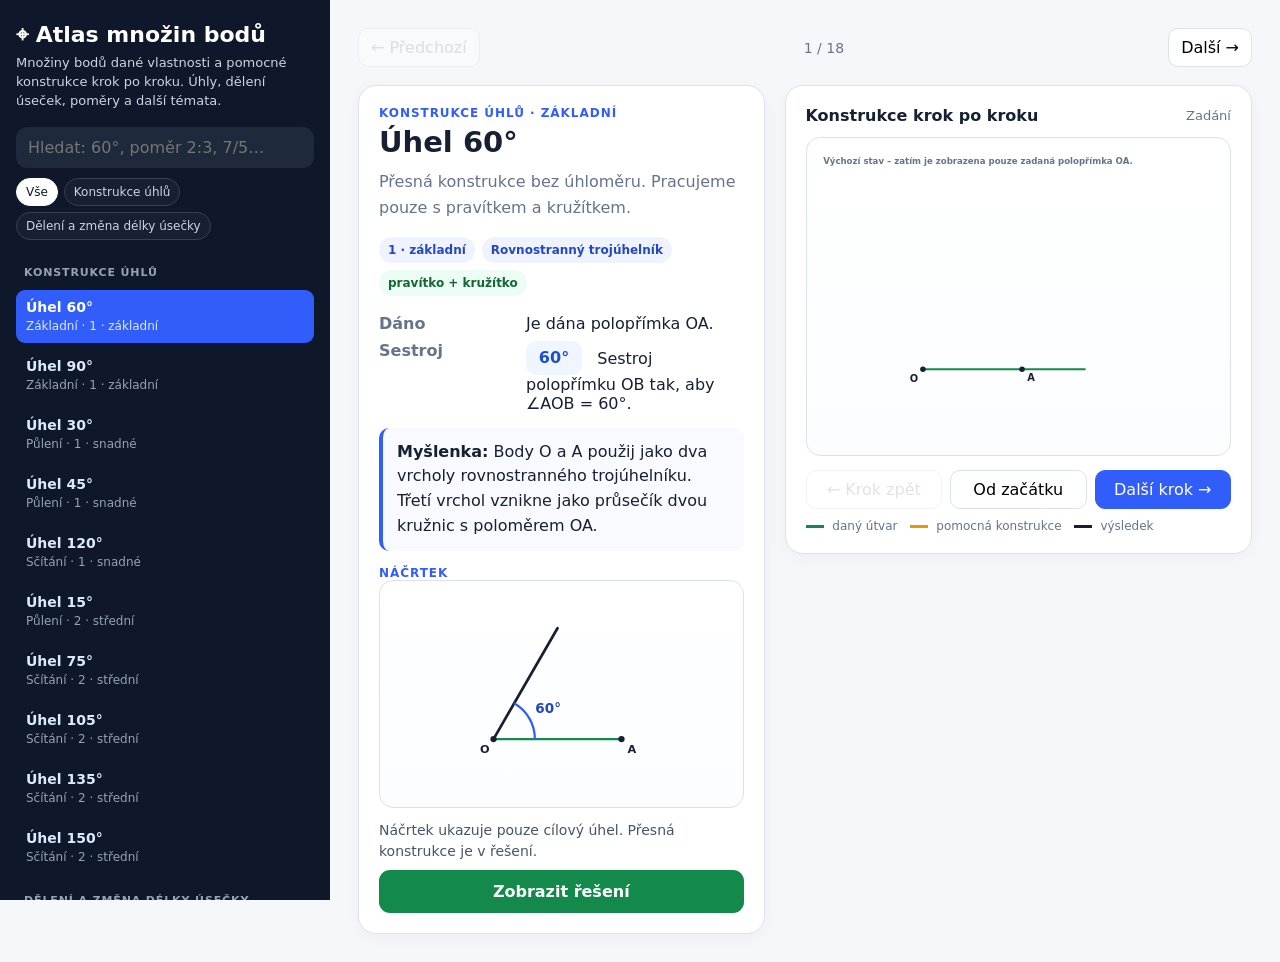
<file: zaklady.html>
<!doctype html>
<html lang="cs">
<head>
<meta charset="utf-8">
<meta name="viewport" content="width=device-width,initial-scale=1">
<title>Atlas množin bodů dané vlastnosti</title>
<style>
:root{
  --bg:#f6f7fb;--ink:#172033;--muted:#64748b;--line:#dbe2ea;
  --accent:#315efb;--soft:#eef3ff;--known:#138a4b;--help:#e99800;
  --danger:#c2410c
}
*{box-sizing:border-box}
body{margin:0;font-family:Inter,system-ui,-apple-system,Segoe UI,Roboto,Arial,sans-serif;background:var(--bg);color:var(--ink)}
button,input{font:inherit}
.app{min-height:100vh;display:grid;grid-template-columns:330px 1fr}
aside{background:#0f172a;color:white;padding:22px 16px;position:sticky;top:0;height:100vh;overflow:auto}
.brand{font-size:22px;font-weight:850;line-height:1.15}
.brand small{display:block;color:#cbd5e1;font-size:13px;font-weight:500;margin-top:7px;line-height:1.45}
.search{width:100%;margin:16px 0 10px;border:0;border-radius:11px;padding:11px 12px;background:#1e293b;color:white;outline:none}
.filters{display:flex;flex-wrap:wrap;gap:6px;margin-bottom:12px}
.filters button{border:1px solid #334155;background:#172033;color:#cbd5e1;border-radius:999px;padding:6px 9px;cursor:pointer;font-size:12px}
.filters button.active{background:white;color:#0f172a;border-color:white}
.problem-list{display:grid;gap:6px}
.problem-item{width:100%;text-align:left;border:0;background:transparent;color:#dbeafe;padding:9px 10px;border-radius:9px;cursor:pointer}
.problem-item:hover{background:#1e293b}
.problem-item.active{background:#315efb;color:white}
.problem-item b{display:block;font-size:14px}
.problem-item span{font-size:12px;color:#94a3b8}
.problem-item.active span{color:#dbeafe}

main{padding:28px;min-width:0}
.topbar{display:flex;align-items:center;gap:10px;justify-content:space-between;margin-bottom:18px}
.navbtn{border:1px solid var(--line);background:white;border-radius:10px;padding:9px 12px;cursor:pointer}
.navbtn:disabled{opacity:.4;cursor:default}
.progress{color:var(--muted);font-size:14px}
.grid{display:grid;grid-template-columns:minmax(360px,1fr) minmax(420px,1.15fr);gap:20px;align-items:start}
.card{background:white;border:1px solid var(--line);border-radius:18px;padding:20px;box-shadow:0 4px 18px rgba(15,23,42,.04)}
.eyebrow{font-size:12px;font-weight:850;color:var(--accent);text-transform:uppercase;letter-spacing:.08em}
h1{font-size:29px;line-height:1.15;margin:6px 0 10px}
.lead{color:var(--muted);line-height:1.6;margin:0 0 16px}
.badges{display:flex;flex-wrap:wrap;gap:7px;margin:12px 0 18px}
.badge{background:var(--soft);color:#2448bd;border-radius:999px;padding:6px 9px;font-size:12px;font-weight:750}
.badge.tool{background:#ecfdf5;color:#166534}
.kv{display:grid;grid-template-columns:135px 1fr;gap:8px 12px;margin:12px 0}
.kv dt{color:var(--muted);font-weight:750}
.kv dd{margin:0}
.notice{border-left:4px solid var(--accent);background:#f8faff;padding:12px 14px;border-radius:10px;line-height:1.55;margin:15px 0}
.solution-toggle{width:100%;border:0;background:#138a4b;color:white;padding:12px 14px;border-radius:11px;font-weight:850;cursor:pointer;margin-top:8px}
.solution{display:none;margin-top:16px}
.solution.open{display:block}
.steps{display:grid;gap:9px;margin-top:10px}
.step{border:1px solid var(--line);border-radius:11px;padding:11px 12px;cursor:pointer}
.step.active{border-color:#8ca6ff;background:#f7f9ff}
.step .num{display:inline-grid;place-items:center;width:25px;height:25px;border-radius:50%;background:#e9efff;color:#2448bd;font-weight:850;font-size:12px;margin-right:8px}
.step strong{font-size:14px}
.step p{margin:7px 0 0 33px;color:#475569;font-size:14px;line-height:1.5}
.construction{margin-top:15px;padding:14px;background:#f8fafc;border-radius:11px;border:1px solid var(--line)}
.construction h3{margin:0 0 8px;font-size:15px}
.construction ol{margin:0;padding-left:22px;line-height:1.68;color:#334155}
.sketchbox{margin-top:14px}
.sketchbox p{margin:8px 0 0;color:#475569;line-height:1.5;font-size:14px}
.sketch-preview svg{aspect-ratio:16/10;max-height:290px}
.diagram-card{position:sticky;top:20px}
.diagram-head{display:flex;gap:8px;justify-content:space-between;align-items:center;margin-bottom:12px}
.diagram-title{font-size:16px;font-weight:850}
.step-counter{font-size:13px;color:var(--muted)}
svg{width:100%;height:auto;aspect-ratio:4/3;background:linear-gradient(180deg,#fff,#fbfdff);border:1px solid var(--line);border-radius:14px}
.diagram-controls{display:flex;gap:8px;margin-top:10px}
.diagram-controls button{flex:1;border:1px solid var(--line);background:white;border-radius:10px;padding:9px;cursor:pointer}
.diagram-controls button.primary{background:var(--accent);border-color:var(--accent);color:white}
.diagram-controls button:disabled{opacity:.4;cursor:default}
.legend{display:flex;flex-wrap:wrap;gap:12px;margin-top:10px;color:var(--muted);font-size:12px}
.legend i{display:inline-block;width:18px;border-top:3px solid;margin-right:5px;vertical-align:middle}
.l-known{border-color:var(--known)!important}.l-unknown{border-color:#172033!important}.l-help{border-color:var(--help)!important}
.angle-chip{display:inline-flex;align-items:center;justify-content:center;min-width:56px;height:34px;border-radius:10px;background:#eff6ff;color:#1d4ed8;font-weight:900}
.mobile-floating-nav{display:none}

@media(max-width:1000px) and (min-width:701px){
  .app{grid-template-columns:1fr}
  aside{position:relative;height:auto}
  .grid{grid-template-columns:1fr}
  .diagram-card{position:relative;top:auto}
}
@media(max-width:700px){
  body{background:#f3f6fb}
  body.mobile-detail{padding-bottom:84px}
  .app{display:block;min-height:100vh}
  aside{position:relative;width:100%;height:auto;min-height:100vh;padding:18px 14px 28px;background:#0f172a}
  .brand{font-size:21px}
  .search{position:sticky;top:8px;z-index:4;margin:14px 0 10px;box-shadow:0 8px 24px rgba(15,23,42,.25)}
  .filters{flex-wrap:nowrap;overflow-x:auto;padding:1px 1px 8px;margin-right:-14px;scrollbar-width:none}
  .filters::-webkit-scrollbar{display:none}
  .filters button{flex:0 0 auto}
  .problem-list{gap:8px}
  .problem-item{background:#172033;border:1px solid #29364b;border-radius:13px;padding:12px 13px;min-height:62px}
  .problem-item.active{background:#172033;border-color:#3b4c66}
  .problem-item b{font-size:15px}
  .problem-item span{display:block;margin-top:5px}
  main{display:none;padding:0}
  body.mobile-detail aside{display:none}
  body.mobile-detail main{display:block;min-height:100vh;padding:12px 12px 24px}
  body.mobile-detail .topbar{display:none}
  .mobile-detail-card{background:#fff;border:1px solid var(--line);border-radius:17px;padding:16px 14px}
  .mobile-detail-card h1{font-size:25px}
  .mobile-assignment{display:grid;gap:10px;padding:13px;border:1px solid var(--line);border-radius:13px;background:#f8fafc}
  .mobile-assignment-row{display:grid;grid-template-columns:72px 1fr;gap:9px;font-size:14px;line-height:1.45}
  .mobile-assignment-row>span{color:var(--muted);font-weight:850}
  .mobile-accordions{display:grid;gap:9px;margin-top:12px}
  .mobile-accordion{border:1px solid var(--line);border-radius:13px;overflow:hidden;background:#fff}
  .mobile-accordion-toggle{width:100%;border:0;background:#fff;color:var(--ink);padding:14px 13px;display:flex;align-items:center;justify-content:space-between;gap:12px;text-align:left;font-weight:850}
  .mobile-accordion-toggle .left{display:flex;align-items:center;gap:10px}
  .mobile-accordion-toggle .icon{width:31px;height:31px;display:grid;place-items:center;border-radius:9px;background:var(--soft);color:#2448bd}
  .mobile-accordion-toggle .chev{font-size:20px;color:#64748b}
  .mobile-accordion.open .mobile-accordion-toggle .chev{transform:rotate(180deg)}
  .mobile-accordion-panel{display:none;border-top:1px solid var(--line);padding:12px;background:#fbfcfe}
  .mobile-accordion.open .mobile-accordion-panel{display:block}
  .mobile-sketch-note{margin:9px 2px 2px;color:#475569;font-size:13px}
  .mobile-procedure-diagram{background:white;border:1px solid var(--line);border-radius:13px;padding:9px;margin-bottom:10px}
  .mobile-steps{display:grid;gap:7px}
  .mobile-construction ol{padding-left:23px;line-height:1.75;font-size:14px}
  .mobile-floating-nav{display:none;position:fixed;z-index:50;left:8px;right:8px;bottom:calc(8px + env(safe-area-inset-bottom));grid-template-columns:.92fr 1fr 1fr;gap:7px;padding:7px;border:1px solid rgba(203,213,225,.88);border-radius:16px;background:rgba(255,255,255,.94);box-shadow:0 12px 35px rgba(15,23,42,.22);backdrop-filter:blur(12px)}
  body.mobile-detail .mobile-floating-nav{display:grid}
  .mobile-floating-nav button{min-height:48px;border:1px solid var(--line);border-radius:11px;background:#fff;color:var(--ink);padding:7px 5px;font-weight:850;font-size:12px}
  .mobile-floating-nav button.mobile-next{border-color:var(--accent);background:var(--accent);color:#fff}
  .mobile-floating-nav .nav-symbol{display:block;font-size:17px;margin-bottom:3px}
}
@media(min-width:701px){body.mobile-detail .mobile-floating-nav{display:none!important}}
</style>
</head>
<body>
<div class="app">
  <aside>
    <div class="brand">⌖ Atlas množin bodů
      <small>Množiny bodů dané vlastnosti a pomocné konstrukce krok po kroku. Úhly, dělení úseček, poměry a další témata.</small>
    </div>
    <input id="search" class="search" placeholder="Hledat: 60°, poměr 2:3, 7/5…">
    <div id="filters" class="filters"></div>
    <div id="problemList" class="problem-list"></div>
  </aside>
  <main>
    <div class="topbar">
      <button class="navbtn" id="prevProblem">← Předchozí</button>
      <div class="progress" id="progress"></div>
      <button class="navbtn" id="nextProblem">Další →</button>
    </div>
    <div id="content"></div>
  </main>
  <div class="mobile-floating-nav">
    <button id="mobileBackToList"><span class="nav-symbol">↩</span>Zpět</button>
    <button id="mobilePrevProblem"><span class="nav-symbol">←</span>Předchozí</button>
    <button id="mobileNextProblem" class="mobile-next"><span class="nav-symbol">→</span>Další příklad</button>
  </div>
</div>

<script>
const P = [
  {
    id:"angle-60",cat:"Základní",title:"Úhel 60°",angle:60,difficulty:"1 · základní",method:"Rovnostranný trojúhelník",
    tags:["60","rovnostranný trojúhelník","kružítko"],
    given:"Je dána polopřímka OA.",find:"Sestroj polopřímku OB tak, aby ∠AOB = 60°.",
    idea:"Body O a A použij jako dva vrcholy rovnostranného trojúhelníku. Třetí vrchol vznikne jako průsečík dvou kružnic s poloměrem OA.",
    helpers:[],
    steps:[
      ["Kružnice z O","Sestroj kružnici k₁ se středem O a poloměrem OA."],
      ["Kružnice z A","Sestroj kružnici k₂ se středem A a stejným poloměrem OA."],
      ["Průsečík B","Jeden z průsečíků kružnic k₁ a k₂ označ B."],
      ["Výsledné rameno","Narýsuj polopřímku OB. Platí OA = OB = AB, proto je trojúhelník OAB rovnostranný a ∠AOB = 60°."]
    ],
    construction:["k₁(O; OA)","k₂(A; OA)","B ∈ k₁ ∩ k₂","→OB","∠AOB = 60°"],
    diagram:"base60"
  },
  {
    id:"angle-90",cat:"Základní",title:"Úhel 90°",angle:90,difficulty:"1 · základní",method:"Kolmice v bodě O",
    tags:["90","kolmice","pravý úhel"],
    given:"Je dána polopřímka OA.",find:"Sestroj polopřímku OC tak, aby ∠AOC = 90°.",
    idea:"Doplň k bodu A bod B na opačné straně od O tak, aby OA = OB. Bod O je pak střed úsečky AB a kolmice k AB vedená bodem O dá pravý úhel.",
    helpers:[],
    steps:[
      ["Opačný bod B","Prodluž OA přes bod O na přímku. Kružnice se středem O a poloměrem OA ji na opačné straně protne v bodě B; tedy OA = OB."],
      ["Oblouk z A","Z bodu A opiš oblouk s poloměrem r > OA."],
      ["Oblouk z B","Se stejným poloměrem r opiš oblouk z bodu B. Jeden z průsečíků obou oblouků označ C."],
      ["Kolmice","Narýsuj OC. Protože CA = CB a OA = OB, leží C i O na ose úsečky AB; tedy OC ⟂ AB."],
      ["Výsledek","Polopřímka OC svírá s OA úhel 90°."]
    ],
    construction:["p = ↔OA","k₀(O; OA) ∩ p = {A,B}","k₁(A;r), k₂(B;r), r > OA","C ∈ k₁ ∩ k₂","→OC","∠AOC = 90°"],
    diagram:"base90"
  },
  {
    id:"angle-30",cat:"Půlení",title:"Úhel 30°",angle:30,difficulty:"1 · snadné",method:"Polovina 60°",
    tags:["30","půlení","60"],
    given:"Je dána polopřímka OA.",find:"Sestroj polopřímku OR tak, aby ∠AOR = 30°.",
    idea:"Nejprve přesně sestroj 60° a potom sestroj osu tohoto úhlu.",
    helpers:[60],
    steps:[
      ["Úhel 60°","Pomocí dvou kružnic s poloměrem OA sestroj polopřímku OB tak, aby ∠AOB = 60°."],
      ["Body P a Q","Kružnice se středem O protne obě ramena úhlu ve stejně vzdálených bodech P a Q."],
      ["Průsečík R","Z P a Q opiš stejným poloměrem dva oblouky. Jejich průsečík uvnitř úhlu označ R."],
      ["Osa úhlu","Narýsuj OR. Protože OP = OQ a RP = RQ, je OR osou úhlu AOB."],
      ["Výsledek","∠AOR = 60° : 2 = 30°."]
    ],
    construction:["∠AOB = 60°","P ∈ →OA, Q ∈ →OB; OP = OQ","k₁(P;s), k₂(Q;s)","R ∈ k₁ ∩ k₂ uvnitř ∠AOB","→OR = osa ∠AOB","∠AOR = 30°"],
    diagram:"bisect60"
  },
  {
    id:"angle-45",cat:"Půlení",title:"Úhel 45°",angle:45,difficulty:"1 · snadné",method:"Polovina 90°",
    tags:["45","půlení","90"],
    given:"Je dána polopřímka OA.",find:"Sestroj polopřímku OR tak, aby ∠AOR = 45°.",
    idea:"Nejprve přesně sestroj kolmici, tedy 90°, a potom pravý úhel rozpůl.",
    helpers:[90],
    steps:[
      ["Úhel 90°","V bodě O sestroj kolmici OB k OA, takže ∠AOB = 90°."],
      ["Body P a Q","Kružnice se středem O protne ramena OA a OB ve stejně vzdálených bodech P a Q."],
      ["Průsečík R","Z P a Q opiš shodné oblouky. Jejich průsečík uvnitř úhlu označ R."],
      ["Osa úhlu","Narýsuj OR. Je to osa pravého úhlu AOB."],
      ["Výsledek","∠AOR = 90° : 2 = 45°."]
    ],
    construction:["∠AOB = 90°","P ∈ →OA, Q ∈ →OB; OP = OQ","k₁(P;s), k₂(Q;s)","R ∈ k₁ ∩ k₂ uvnitř ∠AOB","→OR = osa ∠AOB","∠AOR = 45°"],
    diagram:"bisect90"
  },
  {
    id:"angle-120",cat:"Sčítání",title:"Úhel 120°",angle:120,difficulty:"1 · snadné",method:"60° + 60°",
    tags:["120","sčítání","60+60"],
    given:"Je dána polopřímka OA.",find:"Sestroj polopřímku OC tak, aby ∠AOC = 120°.",
    idea:"Na jedné kružnici se středem O dvakrát za sebou odlož tětivu rovnou poloměru. Každá taková tětiva odpovídá středovému úhlu 60°.",
    helpers:[60],
    steps:[
      ["Kružnice k","Sestroj k(O; OA). Bod A leží na k."],
      ["Prvních 60°","Sestroj k₁(A; OA). Její průsečík s k v horní polorovině označ B; pak ∠AOB = 60°."],
      ["Dalších 60°","Sestroj k₂(B; OA). Její druhý průsečík s k, odlišný od A, označ C."],
      ["Výsledné rameno","Narýsuj polopřímku OC."],
      ["Výsledek","Na kružnici jsou tětivy AB = BC = OA, takže ∠AOB = ∠BOC = 60° a ∠AOC = 120°."]
    ],
    construction:["k(O; OA)","k₁(A; OA); B ∈ k ∩ k₁","k₂(B; OA); C je druhý průsečík k a k₂, C ≠ A","→OC","∠AOC = 120°"],
    diagram:"step120"
  },
  {
    id:"angle-15",cat:"Půlení",title:"Úhel 15°",angle:15,difficulty:"2 · střední",method:"Dvojí půlení 60°",
    tags:["15","půlení","30","60"],
    given:"Je dána polopřímka OA.",find:"Sestroj polopřímku OS tak, aby ∠AOS = 15°.",
    idea:"Sestroj 60°, jeho osu 30° a potom ještě osu vzniklého 30° úhlu.",
    helpers:[60,30],
    steps:[
      ["Úhel 60°","Sestroj polopřímku OB tak, aby ∠AOB = 60°."],
      ["První osa","Přesnou konstrukcí osy úhlu sestroj OC; tím získáš ∠AOC = 30°."],
      ["Body na 30° úhlu","Na ramenech OA a OC vyznač kružnicí se středem O stejně vzdálené body P a Q."],
      ["Druhá osa","Z P a Q opiš shodné oblouky; jejich průsečíkem R veď polopřímku OS."],
      ["Výsledek","OS je osou úhlu AOC, proto ∠AOS = 30° : 2 = 15°."]
    ],
    construction:["∠AOB = 60°","→OC = osa ∠AOB ⇒ ∠AOC = 30°","P ∈ →OA, Q ∈ →OC; OP = OQ","R ∈ k(P;s) ∩ k(Q;s)","→OS = →OR","∠AOS = 15°"],
    diagram:"bisect15"
  },
  {
    id:"angle-75",cat:"Sčítání",title:"Úhel 75°",angle:75,difficulty:"2 · střední",method:"Osa mezi 60° a 90°",
    tags:["75","půlení","60","90","60+15","45+30"],
    given:"Je dána polopřímka OA.",find:"Sestroj polopřímku OR tak, aby ∠AOR = 75°.",
    idea:"Sestroj z téhož ramene přesně 60° a 90°. Osa úhlu mezi těmito dvěma rameny přidá k 60° polovinu z 30°, tedy 15°.",
    helpers:[60,90],
    steps:[
      ["Pomocná ramena","Sestroj OB pro 60° a OC pro 90°."],
      ["Body P a Q","Kružnice se středem O protne OB a OC ve stejně vzdálených bodech P a Q."],
      ["Průsečík R","Z P a Q opiš shodné oblouky; jejich průsečík mezi oběma rameny označ R."],
      ["Osa mezilehlého úhlu","Narýsuj OR. Je to osa úhlu BOC, který má 30°."],
      ["Výsledek","∠AOR = 60° + 15° = 75°."]
    ],
    construction:["∠AOB = 60°, ∠AOC = 90°","P ∈ →OB, Q ∈ →OC; OP = OQ","R ∈ k(P;s) ∩ k(Q;s) mezi rameny","→OR = osa ∠BOC","∠AOR = 75°"],
    diagram:"between75"
  },
  {
    id:"angle-105",cat:"Sčítání",title:"Úhel 105°",angle:105,difficulty:"2 · střední",method:"Osa mezi 90° a 120°",
    tags:["105","půlení","90","120","90+15","60+45"],
    given:"Je dána polopřímka OA.",find:"Sestroj polopřímku OR tak, aby ∠AOR = 105°.",
    idea:"Sestroj 90° a 120°. Jejich rozdíl je 30°; jeho osa leží o 15° za pravým úhlem, tedy na 105°.",
    helpers:[90,120],
    steps:[
      ["Pomocná ramena","Sestroj OB pro 90° a OC pro 120°."],
      ["Body P a Q","Kružnice se středem O protne OB a OC ve stejně vzdálených bodech P a Q."],
      ["Průsečík R","Z P a Q opiš shodné oblouky; jejich průsečík mezi oběma rameny označ R."],
      ["Osa mezilehlého úhlu","Narýsuj OR. Je to osa úhlu BOC o velikosti 30°."],
      ["Výsledek","∠AOR = 90° + 15° = 105°."]
    ],
    construction:["∠AOB = 90°, ∠AOC = 120°","P ∈ →OB, Q ∈ →OC; OP = OQ","R ∈ k(P;s) ∩ k(Q;s) mezi rameny","→OR = osa ∠BOC","∠AOR = 105°"],
    diagram:"between105"
  },
  {
    id:"angle-135",cat:"Sčítání",title:"Úhel 135°",angle:135,difficulty:"2 · střední",method:"Osa mezi 90° a 180°",
    tags:["135","půlení","90","180","90+45"],
    given:"Je dána polopřímka OA.",find:"Sestroj polopřímku OR tak, aby ∠AOR = 135°.",
    idea:"Sestroj kolmici 90° a opačnou polopřímku 180°. Osa pravého úhlu mezi nimi leží na 135°.",
    helpers:[90,180],
    steps:[
      ["Pomocná ramena","Sestroj OB ⟂ OA a opačnou polopřímku OA′."],
      ["Body P a Q","Kružnice se středem O protne OB a OA′ ve stejně vzdálených bodech P a Q."],
      ["Průsečík R","Z P a Q opiš shodné oblouky; jejich průsečík uvnitř ∠BOA′ označ R."],
      ["Osa úhlu","Narýsuj OR. Je to osa pravého úhlu BOA′."],
      ["Výsledek","∠AOR = 90° + 45° = 135°."]
    ],
    construction:["∠AOB = 90°, →OA′ opačná k →OA","P ∈ →OB, Q ∈ →OA′; OP = OQ","R ∈ k(P;s) ∩ k(Q;s)","→OR = osa ∠BOA′","∠AOR = 135°"],
    diagram:"between135"
  },
  {
    id:"angle-150",cat:"Sčítání",title:"Úhel 150°",angle:150,difficulty:"2 · střední",method:"Osa mezi 120° a 180°",
    tags:["150","půlení","120","180","180-30","90+60"],
    given:"Je dána polopřímka OA.",find:"Sestroj polopřímku OR tak, aby ∠AOR = 150°.",
    idea:"Sestroj 120° a opačnou polopřímku 180°. Úhel mezi nimi má 60°; jeho osa leží přesně na 150°.",
    helpers:[120,180],
    steps:[
      ["Pomocná ramena","Sestroj OB pro 120° a opačnou polopřímku OA′ pro 180°."],
      ["Body P a Q","Kružnice se středem O protne OB a OA′ ve stejně vzdálených bodech P a Q."],
      ["Průsečík R","Z P a Q opiš shodné oblouky; jejich průsečík uvnitř úhlu BOA′ označ R."],
      ["Osa úhlu","Narýsuj OR. Je to osa úhlu BOA′ o velikosti 60°."],
      ["Výsledek","∠AOR = 120° + 30° = 150°."]
    ],
    construction:["∠AOB = 120°, →OA′ opačná k →OA","P ∈ →OB, Q ∈ →OA′; OP = OQ","R ∈ k(P;s) ∩ k(Q;s)","→OR = osa ∠BOA′","∠AOR = 150°"],
    diagram:"between150"
  }
  ,
  {
    id:"seg-5", topic:"Dělení a změna délky úsečky", kind:"segment", mode:"divide", n:5,
    cat:"Dělení na shodné díly", title:"Rozdělení úsečky na 5 shodných dílů", difficulty:"1 · základní",
    method:"Thaletova věta · rovnoběžky", tags:["úsečka","5 dílů","pětiny","shodné díly","Thaletova věta","rovnoběžky"],
    given:"Je dána úsečka AB.",
    find:"Rozděl úsečku AB na 5 shodných dílů.",
    idea:"Z bodu A veď pomocnou polopřímku, na ní odlož 5 stejných úseků a poslední bod spoj s B. Rovnoběžky vedené prvními čtyřmi body rozdělí AB na pětiny.",
    steps:[
      ["Pomocná polopřímka","Z bodu A veď libovolnou polopřímku, která neleží na přímce AB."],
      ["Pět stejných dílků","Kružítkem na ní od bodu A odlož pět stejných úseků. Vzniknou body P₁, P₂, P₃, P₄, P₅."],
      ["Spoj P₅ s B","Narýsuj přímku P₅B."],
      ["Rovnoběžky","Body P₁, P₂, P₃ a P₄ veď rovnoběžky s P₅B."],
      ["Výsledek","Průsečíky rovnoběžek s AB rozdělí úsečku AB na 5 shodných dílů."]
    ],
    construction:["zvol pomocnou polopřímku z A, různou od →AB","AP₁ = P₁P₂ = P₂P₃ = P₃P₄ = P₄P₅","P₅B","P₁X₁ ∥ P₅B, P₂X₂ ∥ P₅B, P₃X₃ ∥ P₅B, P₄X₄ ∥ P₅B","AX₁ = X₁X₂ = X₂X₃ = X₃X₄ = X₄B"],
    diagram:"segment"
  },
  {
    id:"seg-3", topic:"Dělení a změna délky úsečky", kind:"segment", mode:"divide", n:3,
    cat:"Dělení na shodné díly", title:"Rozdělení úsečky na 3 shodné díly", difficulty:"1 · snadné",
    method:"Thaletova věta · 3 dílky", tags:["třetiny","3 díly","úsečka"],
    given:"Je dána úsečka AB.",
    find:"Rozděl úsečku AB na tři shodné díly.",
    idea:"Na pomocné polopřímce odlož tři stejné dílky. Přes první dva dělicí body veď rovnoběžky s přímkou spojující třetí bod s B.",
    steps:[
      ["Pomocná polopřímka","Z A veď libovolnou pomocnou polopřímku."],
      ["Tři stejné dílky","Na ní odlož AP₁ = P₁P₂ = P₂P₃."],
      ["Spoj P₃ s B","Narýsuj P₃B."],
      ["Dvě rovnoběžky","Přes P₁ a P₂ veď rovnoběžky s P₃B."],
      ["Výsledek","Jejich průsečíky X₁, X₂ s AB splňují AX₁ = X₁X₂ = X₂B."]
    ],
    construction:["AP₁ = P₁P₂ = P₂P₃","P₃B","P₁X₁ ∥ P₃B","P₂X₂ ∥ P₃B","AX₁ = X₁X₂ = X₂B"],
    diagram:"segment"
  },
  {
    id:"seg-ratio-2-3", topic:"Dělení a změna délky úsečky", kind:"segment", mode:"ratio", m:2, n:3,
    cat:"Dělení v poměru", title:"Rozdělení úsečky v poměru 2 : 3", difficulty:"1 · snadné",
    method:"5 pomocných dílků", tags:["poměr","2:3","vnitřní dělení"],
    given:"Je dána úsečka AB.",
    find:"Najdi bod X ∈ AB tak, aby AX : XB = 2 : 3.",
    idea:"Poměr 2 : 3 znamená celkem 5 stejných dílů. Na pomocné polopřímce proto odlož 5 dílků a z druhého bodu veď rovnoběžku.",
    steps:[
      ["Pomocná polopřímka","Z A veď pomocnou polopřímku."],
      ["Pět dílků","Odlož na ní pět shodných úseků a označ body P₁ až P₅."],
      ["Spoj P₅ s B","Narýsuj P₅B."],
      ["Rovnoběžka přes P₂","Přes P₂ veď rovnoběžku s P₅B. Její průsečík s AB označ X."],
      ["Výsledek","Podle Thaletovy věty je AX : XB = 2 : 3."]
    ],
    construction:["AP₁ = P₁P₂ = … = P₄P₅","P₅B","P₂X ∥ P₅B","X ∈ AB","AX : XB = 2 : 3"],
    diagram:"segment"
  },
  {
    id:"seg-ratio-3-1", topic:"Dělení a změna délky úsečky", kind:"segment", mode:"ratio", m:3, n:1,
    cat:"Dělení v poměru", title:"Rozdělení úsečky v poměru 3 : 1", difficulty:"1 · snadné",
    method:"4 pomocné dílky", tags:["poměr","3:1","čtvrtiny"],
    given:"Je dána úsečka AB.",
    find:"Najdi bod X ∈ AB tak, aby AX : XB = 3 : 1.",
    idea:"Celý poměr má 4 díly. Bod X proto odpovídá třetímu ze čtyř stejných pomocných dílků.",
    steps:[
      ["Pomocná polopřímka","Z A veď pomocnou polopřímku."],
      ["Čtyři dílky","Odlož na ní čtyři shodné úseky P₁ až P₄."],
      ["Spoj P₄ s B","Narýsuj P₄B."],
      ["Rovnoběžka přes P₃","Přes P₃ veď rovnoběžku s P₄B a průsečík s AB označ X."],
      ["Výsledek","Platí AX : XB = 3 : 1."]
    ],
    construction:["AP₁ = … = P₃P₄","P₄B","P₃X ∥ P₄B","X ∈ AB","AX : XB = 3 : 1"],
    diagram:"segment"
  },
  {
    id:"seg-scale-7-5", topic:"Dělení a změna délky úsečky", kind:"segment", mode:"scale", num:7, den:5,
    cat:"Zvětšení a zmenšení", title:"Prodloužení úsečky na 7/5 její délky", difficulty:"2 · střední",
    method:"Thaletova věta · 7 : 5", tags:["7/5","prodloužení","zvětšení","zlomek"],
    given:"Je dána úsečka AB délky a.",
    find:"Sestroj na polopřímce AB bod C tak, aby AC = 7/5 · AB.",
    idea:"Na pomocné polopřímce odlož 7 stejných dílků. Pátý pomocný bod spoj s B; rovnoběžka vedená sedmým bodem určí C.",
    steps:[
      ["Pomocná polopřímka","Z A veď pomocnou polopřímku odlišnou od AB."],
      ["Sedm dílků","Odlož na ní sedm shodných úseků a označ P₁ až P₇."],
      ["Pátý bod spoj s B","Narýsuj P₅B. Tím přiřadíš pěti pomocným dílkům délku AB."],
      ["Rovnoběžka přes P₇","Přes P₇ veď rovnoběžku s P₅B. Protne polopřímku AB v bodě C."],
      ["Výsledek","Z podobnosti trojúhelníků plyne AC : AB = AP₇ : AP₅ = 7 : 5, tedy AC = 7/5 · AB."]
    ],
    construction:["AP₁ = P₁P₂ = … = P₆P₇","P₅B","P₇C ∥ P₅B","C ∈ →AB","AC : AB = 7 : 5"],
    diagram:"segment"
  },
  {
    id:"seg-scale-3-5", topic:"Dělení a změna délky úsečky", kind:"segment", mode:"scale", num:3, den:5,
    cat:"Zvětšení a zmenšení", title:"Zkrácení úsečky na 3/5 její délky", difficulty:"1 · snadné",
    method:"Thaletova věta · 3 : 5", tags:["3/5","zkrácení","zmenšení","zlomek"],
    given:"Je dána úsečka AB délky a.",
    find:"Sestroj bod C ∈ AB tak, aby AC = 3/5 · AB.",
    idea:"Pěti pomocným dílkům přiřaď celou délku AB. Třetí pomocný bod pak pomocí rovnoběžky určí tři pětiny.",
    steps:[
      ["Pomocná polopřímka","Z A veď pomocnou polopřímku."],
      ["Pět dílků","Odlož pět shodných dílků P₁ až P₅."],
      ["Spoj P₅ s B","Narýsuj P₅B."],
      ["Rovnoběžka přes P₃","Přes P₃ veď rovnoběžku s P₅B; její průsečík s AB označ C."],
      ["Výsledek","AC : AB = 3 : 5, tedy AC = 3/5 · AB."]
    ],
    construction:["AP₁ = … = P₄P₅","P₅B","P₃C ∥ P₅B","C ∈ AB","AC = 3/5 · AB"],
    diagram:"segment"
  },
  {
    id:"seg-scale-5-3", topic:"Dělení a změna délky úsečky", kind:"segment", mode:"scale", num:5, den:3,
    cat:"Zvětšení a zmenšení", title:"Prodloužení úsečky na 5/3 její délky", difficulty:"2 · střední",
    method:"Thaletova věta · 5 : 3", tags:["5/3","prodloužení","třetiny"],
    given:"Je dána úsečka AB délky a.",
    find:"Sestroj bod C na polopřímce AB tak, aby AC = 5/3 · AB.",
    idea:"Třem pomocným dílkům přiřaď délku AB a pátý dílek přenes rovnoběžkou na přímku AB.",
    steps:[
      ["Pomocná polopřímka","Z A veď pomocnou polopřímku."],
      ["Pět dílků","Odlož pět shodných úseků P₁ až P₅."],
      ["Třetí bod spoj s B","Narýsuj P₃B."],
      ["Rovnoběžka přes P₅","Přes P₅ veď rovnoběžku s P₃B. Průsečík s polopřímkou AB označ C."],
      ["Výsledek","AC : AB = 5 : 3, tedy AC = 5/3 · AB."]
    ],
    construction:["AP₁ = … = P₄P₅","P₃B","P₅C ∥ P₃B","C ∈ →AB","AC = 5/3 · AB"],
    diagram:"segment"
  },
  {
    id:"seg-external-3-2", topic:"Dělení a změna délky úsečky", kind:"segment", mode:"external", m:3, n:2,
    cat:"Vnější dělení", title:"Vnější rozdělení úsečky v poměru 3 : 2", difficulty:"3 · pokročilé",
    method:"Vnější dělení · podobnost", tags:["vnější dělení","3:2","poměr","vně úsečky"],
    given:"Je dána úsečka AB.",
    find:"Najdi bod X na přímce AB vně úsečky AB tak, aby AX : BX = 3 : 2.",
    idea:"Je-li X za bodem B, pak AX = AB + BX. Z poměru AX : BX = 3 : 2 vychází AX : AB = 3 : 1. Stačí tedy sestrojit trojnásobek AB.",
    steps:[
      ["Převeď poměr","Z AX : BX = 3 : 2 a AX = AB + BX plyne AX : AB = 3 : 1."],
      ["Pomocná polopřímka","Z A veď pomocnou polopřímku a odlož na ní tři stejné dílky P₁, P₂, P₃."],
      ["První bod spoj s B","Narýsuj P₁B. Jeden pomocný dílek tak odpovídá délce AB."],
      ["Rovnoběžka přes P₃","Přes P₃ veď rovnoběžku s P₁B. Protne polopřímku AB v bodě X."],
      ["Výsledek","AX = 3·AB a BX = 2·AB, proto AX : BX = 3 : 2."]
    ],
    construction:["AX : BX = 3 : 2 ⇒ AX : AB = 3 : 1","AP₁ = P₁P₂ = P₂P₃","P₁B","P₃X ∥ P₁B","AX : BX = 3 : 2"],
    diagram:"segment"
  }

];

// Podrobné kroky pro úhlové konstrukce. Každý krok odpovídá jednomu
// skutečnému konstrukčnímu úkonu; pomocný úhel se nikdy neobjeví najednou hotový.
const ANGLE_STEPS = {
  "angle-60":[
    ["Kružnice z O","Sestroj kružnici k₁ se středem O a poloměrem OA."],
    ["Kružnice z A","Sestroj kružnici k₂ se středem A a stejným poloměrem OA."],
    ["Průsečík B","Horní průsečík kružnic k₁ a k₂ označ B."],
    ["Polopřímka OB","Narýsuj polopřímku OB. Vznikne úhel AOB = 60°."],
  ],
  "angle-90":[
    ["Prodluž OA","Prodluž polopřímku OA přes bod O na přímku."],
    ["Bod B","Kružnice se středem O a poloměrem OA určí na opačné straně bod B, takže OA = OB."],
    ["Oblouk z A","Z bodu A opiš oblouk s poloměrem větším než OA."],
    ["Oblouk z B","Se stejným poloměrem opiš oblouk z B. Průsečík oblouků označ C."],
    ["Polopřímka OC","Narýsuj polopřímku OC. Platí OC ⟂ AB, tedy úhel AOC = 90°."],
  ],
  "angle-30":[
    ["Kružnice z O","Začni konstrukcí 60°: sestroj kružnici se středem O a poloměrem OA."],
    ["Kružnice z A","Se stejným poloměrem sestroj kružnici se středem A."],
    ["Průsečík B","Průsečík obou kružnic označ B."],
    ["Pomocný úhel 60°","Narýsuj polopřímku OB. Úhel AOB má 60°."],
    ["Body P a Q","Kružnice se středem O protne ramena OA a OB v bodech P a Q."],
    ["Oblouk z P","Z bodu P opiš oblouk dovnitř úhlu."],
    ["Oblouk z Q","Se stejným poloměrem opiš oblouk z Q; průsečík označ R."],
    ["Osa OR","Narýsuj OR. Je to osa úhlu AOB, proto úhel AOR = 30°."],
  ],
  "angle-45":[
    ["Prodluž OA","Začni konstrukcí 90°: prodluž OA přes O na přímku."],
    ["Bod B","Kružnice se středem O a poloměrem OA určí na opačné straně bod B."],
    ["Oblouk z A","Z bodu A opiš oblouk s dostatečně velkým poloměrem."],
    ["Oblouk z B","Se stejným poloměrem opiš oblouk z B; průsečík označ C."],
    ["Pomocný úhel 90°","Narýsuj OC. Úhel AOC má 90°."],
    ["Body P a Q","Kružnice se středem O protne ramena OA a OC v bodech P a Q."],
    ["Oblouk z P","Z bodu P opiš oblouk dovnitř úhlu."],
    ["Oblouk z Q","Se stejným poloměrem opiš oblouk z Q; průsečík označ R."],
    ["Osa OR","Narýsuj OR. Úhel AOR = 45°."],
  ],
  "angle-120":[
    ["Kružnice z O","Sestroj kružnici k se středem O a poloměrem OA."],
    ["Prvních 60°","Kružnice se středem A a poloměrem OA protne k v bodě B."],
    ["Dalších 60°","Kružnice se středem B a poloměrem OA protne k v dalším bodě C."],
    ["Polopřímka OC","Narýsuj OC. Dva po sobě odložené středové úhly 60° dávají 120°."],
  ],
  "angle-15":[
    ["Kružnice z O","Začni konstrukcí 60°: kružnice se středem O a poloměrem OA."],
    ["Kružnice z A","Se stejným poloměrem sestroj kružnici z A."],
    ["Průsečík B","Průsečík kružnic označ B."],
    ["Pomocný úhel 60°","Narýsuj OB."],
    ["Body P₁ a Q₁","Kružnice se středem O protne ramena úhlu 60° v P₁ a Q₁."],
    ["Oblouk z P₁","Z P₁ opiš oblouk dovnitř úhlu."],
    ["Oblouk z Q₁","Stejným poloměrem opiš oblouk z Q₁; průsečík označ R₁."],
    ["Pomocný úhel 30°","Narýsuj OR₁. Je to osa 60° úhlu."],
    ["Body P₂ a Q₂","Kružnice se středem O protne ramena 30° úhlu v P₂ a Q₂."],
    ["Oblouk z P₂","Z P₂ opiš oblouk dovnitř 30° úhlu."],
    ["Oblouk z Q₂","Stejným poloměrem opiš oblouk z Q₂; průsečík označ R₂."],
    ["Výsledná osa","Narýsuj OR₂. Je to osa 30° úhlu, tedy úhel AOR₂ = 15°."],
  ],
  "angle-75":[
    ["Kružnice z O","Nejprve začni konstrukcí pomocného úhlu 60°."],
    ["Kružnice z A","Sestroj druhou kružnici se stejným poloměrem."],
    ["Průsečík B","Průsečík kružnic označ B."],
    ["Pomocný úhel 60°","Narýsuj OB."],
    ["Prodluž OA","Pro konstrukci 90° prodluž OA přes O."],
    ["Opačný bod D","Kružnice se středem O a poloměrem OA určí na opačné straně bod D."],
    ["Oblouk z A","Z A opiš dostatečně velký oblouk."],
    ["Oblouk z D","Stejným poloměrem opiš oblouk z D; průsečík označ C."],
    ["Pomocný úhel 90°","Narýsuj OC."],
    ["Body P a Q","Kružnice se středem O protne ramena 60° a 90° v P a Q."],
    ["Oblouk z P","Z P opiš oblouk mezi obě pomocná ramena."],
    ["Oblouk z Q","Stejným poloměrem opiš oblouk z Q; průsečík označ R."],
    ["Výsledná osa","Narýsuj OR. Leží přesně mezi 60° a 90°, tedy na 75°."],
  ],
  "angle-105":[
    ["Prodluž OA","Nejprve začni konstrukcí pomocného úhlu 90°: prodluž OA přes O."],
    ["Opačný bod D","Kružnice se středem O a poloměrem OA určí bod D."],
    ["Oblouk z A","Z A opiš dostatečně velký oblouk."],
    ["Oblouk z D","Stejným poloměrem opiš oblouk z D; průsečík označ C."],
    ["Pomocný úhel 90°","Narýsuj OC."],
    ["Bod E pro 60°","Kružnice se středem A a poloměrem OA protne kružnici se středem O v bodě E."],
    ["Bod F pro 120°","Kružnice se středem E a poloměrem OA určí na téže kružnici další bod F."],
    ["Pomocný úhel 120°","Narýsuj OF."],
    ["Body P a Q","Kružnice se středem O protne ramena 90° a 120° v P a Q."],
    ["Oblouk z P","Z P opiš oblouk mezi obě ramena."],
    ["Oblouk z Q","Stejným poloměrem opiš oblouk z Q; průsečík označ R."],
    ["Výsledná osa","Narýsuj OR. Leží uprostřed mezi 90° a 120°, tedy na 105°."],
  ],
  "angle-135":[
    ["Prodluž OA","Začni konstrukcí 90°: prodluž OA přes O."],
    ["Opačný bod D","Kružnice se středem O a poloměrem OA určí bod D."],
    ["Oblouk z A","Z A opiš dostatečně velký oblouk."],
    ["Oblouk z D","Stejným poloměrem opiš oblouk z D; průsečík označ C."],
    ["Pomocný úhel 90°","Narýsuj OC."],
    ["Opačná polopřímka","Zvýrazni opačnou polopřímku OD, která svírá s OA úhel 180°."],
    ["Body P a Q","Kružnice se středem O protne ramena 90° a 180° v P a Q."],
    ["Oblouk z P","Z P opiš oblouk mezi obě ramena."],
    ["Oblouk z Q","Stejným poloměrem opiš oblouk z Q; průsečík označ R."],
    ["Výsledná osa","Narýsuj OR. Je osou úhlu mezi 90° a 180°, tedy leží na 135°."],
  ],
  "angle-150":[
    ["Kružnice z O","Začni konstrukcí pomocného úhlu 120°."],
    ["Bod B pro 60°","Kružnice se středem A a poloměrem OA určí bod B."],
    ["Bod C pro 120°","Kružnice se středem B a poloměrem OA určí další bod C."],
    ["Pomocný úhel 120°","Narýsuj OC."],
    ["Opačná polopřímka","Prodluž OA přes O a použij opačnou polopřímku jako směr 180°."],
    ["Body P a Q","Kružnice se středem O protne ramena 120° a 180° v P a Q."],
    ["Oblouk z P","Z P opiš oblouk mezi obě ramena."],
    ["Oblouk z Q","Stejným poloměrem opiš oblouk z Q; průsečík označ R."],
    ["Výsledná osa","Narýsuj OR. Je osou úhlu 120°–180°, tedy leží na 150°."],
  ]
};

function displaySteps(p){
  return ANGLE_STEPS[p.id] || p.steps;
}

let current = 0;
let filter = "Vše";
let diagramStep = -1;
let solutionOpen = false;

const $ = s => document.querySelector(s);
const esc = s => String(s).replace(/[&<>"']/g, m => ({'&':'&amp;','<':'&lt;','>':'&gt;','"':'&quot;',"'":'&#39;'}[m]));

function getTopic(p){
  return p.topic || (p.id.startsWith("angle-") ? "Konstrukce úhlů" : "Ostatní");
}
function cats(){
  return ["Vše", ...new Set(P.map(getTopic))];
}
function filtered(){
  const q = $("#search").value.trim().toLocaleLowerCase("cs");
  return P.filter(p => {
    const okCat = filter==="Vše" || getTopic(p)===filter;
    const hay = `${getTopic(p)} ${p.cat||""} ${p.title} ${p.angle||""} ${p.method} ${(p.tags||[]).join(" ")}`.toLocaleLowerCase("cs");
    return okCat && (!q || hay.includes(q));
  });
}
function renderFilters(){
  $("#filters").innerHTML = cats().map(c=>`<button class="${c===filter?'active':''}" data-cat="${esc(c)}">${esc(c)}</button>`).join("");
  $("#filters").querySelectorAll("button").forEach(b=>b.onclick=()=>{filter=b.dataset.cat;renderFilters();renderList();});
}
function renderList(){
  const arr=filtered();
  let lastTopic="";
  $("#problemList").innerHTML = arr.map(p=>{
    const i=P.indexOf(p), topic=getTopic(p);
    const head = (topic!==lastTopic) ? `<div style="margin:14px 8px 5px;color:#94a3b8;font-size:11px;font-weight:850;text-transform:uppercase;letter-spacing:.08em">${esc(topic)}</div>` : "";
    lastTopic=topic;
    return head+`<button class="problem-item ${i===current?'active':''}" data-i="${i}">
      <b>${esc(p.title)}</b><span>${esc(p.cat||p.method)} · ${esc(p.difficulty)}</span>
    </button>`;
  }).join("") || `<div style="color:#94a3b8;padding:12px 6px">Nic nenalezeno.</div>`;
  $("#problemList").querySelectorAll(".problem-item").forEach(b=>b.onclick=()=>openProblem(+b.dataset.i));
}

function polar(cx,cy,r,deg){
  const a=-deg*Math.PI/180;
  return [cx+r*Math.cos(a), cy+r*Math.sin(a)];
}
function line(x1,y1,x2,y2,cls="",dash=""){
  return `<line x1="${x1}" y1="${y1}" x2="${x2}" y2="${y2}" class="${cls}" ${dash?`stroke-dasharray="${dash}"`:""}/>`;
}
function circle(cx,cy,r,cls="",dash=""){
  return `<circle cx="${cx}" cy="${cy}" r="${r}" fill="none" class="${cls}" ${dash?`stroke-dasharray="${dash}"`:""}/>`;
}
function point(x,y,label,dx=8,dy=-8){
  return `<circle cx="${x}" cy="${y}" r="4.2" class="pt"/><text x="${x+dx}" y="${y+dy}" class="label">${label}</text>`;
}
function arcPath(cx,cy,r,a0,a1,cls="angleArc"){
  const p0=polar(cx,cy,r,a0), p1=polar(cx,cy,r,a1);
  const large=Math.abs(a1-a0)>180?1:0;
  const sweep=0;
  return `<path d="M ${p0[0]} ${p0[1]} A ${r} ${r} 0 ${large} ${sweep} ${p1[0]} ${p1[1]}" fill="none" class="${cls}"/>`;
}
function svgStyle(){
  return `<style>
    .known{stroke:#138a4b;stroke-width:3;stroke-linecap:round}
    .final{stroke:#172033;stroke-width:3.6;stroke-linecap:round}
    .help{stroke:#e99800;stroke-width:2;stroke-linecap:round}
    .faint{stroke:#cbd5e1;stroke-width:1.6}
    .construct{stroke:#e99800;stroke-width:1.7;fill:none;opacity:.86}
    .pt{fill:#172033}.label{font:700 15px system-ui;fill:#172033;paint-order:stroke fill;stroke:#fff;stroke-width:4px;stroke-linejoin:round}
    .helperLabel{font:700 13px system-ui;fill:#b45309;paint-order:stroke fill;stroke:#fff;stroke-width:4px;stroke-linejoin:round}
    .angleArc{stroke:#315efb;stroke-width:3;fill:none}
    .angleText{font:900 18px system-ui;fill:#2448bd;paint-order:stroke fill;stroke:#fff;stroke-width:4px;stroke-linejoin:round}
    .hint{font:600 13px system-ui;fill:#64748b;paint-order:stroke fill;stroke:#fff;stroke-width:4px;stroke-linejoin:round}
  </style>`;
}
function exactBisectorParts(a0,a1,showCircles=true,labels=["P","Q","R"]){
  const cx=175,cy=350,rr=118;
  const d=Math.abs(a1-a0);
  const rho=Math.max(86, rr*Math.sin(d*Math.PI/360)+48);
  const P0=polar(cx,cy,rr,a0), Q0=polar(cx,cy,rr,a1);
  const mid=(a0+a1)/2;
  const halfChord=rr*Math.sin(d*Math.PI/360);
  const foot=rr*Math.cos(d*Math.PI/360);
  const h=Math.sqrt(Math.max(0,rho*rho-halfChord*halfChord));
  const R0=polar(cx,cy,foot+h,mid);
  let out=point(P0[0],P0[1],labels[0],7,-8)+point(Q0[0],Q0[1],labels[1],7,-8);
  if(showCircles) out+=circle(P0[0],P0[1],rho,"construct")+circle(Q0[0],Q0[1],rho,"construct");
  out+=point(R0[0],R0[1],labels[2],8,-8);
  return {svg:out,R:R0,P:P0,Q:Q0,mid};
}
function rayAt(angle,cls="help",dash="8 7",R=245){
  const T=polar(175,350,R,angle); return line(175,350,T[0],T[1],cls,dash);
}
function rayLabel(angle,text,r=190){
  const T=polar(175,350,r,angle); return `<text x="${T[0]+5}" y="${T[1]-5}" class="helperLabel">${text}</text>`;
}
function bisectorGeom(a0,a1){
  const cx=175,cy=350,rr=118;
  const d=Math.abs(a1-a0);
  const rho=Math.max(86, rr*Math.sin(d*Math.PI/360)+48);
  const P0=polar(cx,cy,rr,a0), Q0=polar(cx,cy,rr,a1);
  const mid=(a0+a1)/2;
  const halfChord=rr*Math.sin(d*Math.PI/360);
  const foot=rr*Math.cos(d*Math.PI/360);
  const h=Math.sqrt(Math.max(0,rho*rho-halfChord*halfChord));
  const R0=polar(cx,cy,foot+h,mid);
  return {P:P0,Q:Q0,R:R0,rho,mid};
}

function drawBisector(a0,a1,stage,labels=["P","Q","R"],target=(a0+a1)/2,rayCls="final"){
  if(stage<0) return "";
  const cx=175,cy=350,rr=118,b=bisectorGeom(a0,a1);
  let out="";
  if(stage>=0){
    // Jedna kružnice z vrcholu úhlu vytvoří oba stejně vzdálené body P a Q.
    out+=circle(cx,cy,rr,"construct");
    out+=point(b.P[0],b.P[1],labels[0],8,a0===0?18:-8);
    out+=point(b.Q[0],b.Q[1],labels[1],8,-8);
  }
  if(stage>=1) out+=circle(b.P[0],b.P[1],b.rho,"construct");
  if(stage>=2){
    out+=circle(b.Q[0],b.Q[1],b.rho,"construct");
    out+=point(b.R[0],b.R[1],labels[2],8,-8);
  }
  if(stage>=3) out+=rayAt(target,rayCls,rayCls==="final"?"":"8 7",245);
  return out;
}

function draw60(stage,rayCls="final"){
  if(stage<0) return "";
  const cx=175,cy=350,r=150;
  const A=polar(cx,cy,r,0), B=polar(cx,cy,r,60);
  let out="";
  if(stage>=0) out+=circle(cx,cy,r,"construct");
  if(stage>=1) out+=circle(A[0],A[1],r,"construct");
  if(stage>=2) out+=point(B[0],B[1],"B",8,-8);
  if(stage>=3) out+=rayAt(60,rayCls,rayCls==="final"?"":"8 7",245);
  return out;
}

function draw90(stage,rayCls="final",oppositeLabel="B"){
  if(stage<0) return "";
  const cx=175,cy=350,r=150,rho=210;
  const A=[cx+r,cy], B=[cx-r,cy];
  const yoff=Math.sqrt(rho*rho-r*r), C=[cx,cy-yoff];
  let out="";
  if(stage>=0) out+=line(cx-245,cy,cx+245,cy,"faint");
  if(stage>=1){
    out+=circle(cx,cy,r,"construct");
    out+=point(B[0],B[1],oppositeLabel,-20,20);
  }
  if(stage>=2) out+=circle(A[0],A[1],rho,"construct");
  if(stage>=3){
    out+=circle(B[0],B[1],rho,"construct");
    out+=point(C[0],C[1],"C",8,-8);
  }
  if(stage>=4) out+=rayAt(90,rayCls,rayCls==="final"?"":"8 7",245);
  return out;
}

function draw120(stage,rayCls="final",labels=["B","C"]){
  if(stage<0) return "";
  const cx=175,cy=350,r=150,A=polar(cx,cy,r,0),B=polar(cx,cy,r,60),C=polar(cx,cy,r,120);
  let out="";
  if(stage>=0) out+=circle(cx,cy,r,"construct");
  if(stage>=1){ out+=circle(A[0],A[1],r,"construct"); out+=point(B[0],B[1],labels[0],8,-8); }
  if(stage>=2){ out+=circle(B[0],B[1],r,"construct"); out+=point(C[0],C[1],labels[1],-18,-8); }
  if(stage>=3) out+=rayAt(120,rayCls,rayCls==="final"?"":"8 7",245);
  return out;
}

function generalAngleSVG(p,step,preview=false){
  const W=640,H=480,cx=175,cy=350,R=245;
  const steps=displaySteps(p);
  const s=preview?steps.length-1:step;
  let body=svgStyle();
  // Výchozí stav: pouze to, co je skutečně zadáno.
  body+=rayAt(0,"known","",R);
  body+=point(cx,cy,"O",-20,20);
  const A=polar(cx,cy,150,0); body+=point(A[0],A[1],"A",8,18);

  if(p.id==="angle-60"){
    body+=draw60(s,"final");
  } else if(p.id==="angle-90"){
    body+=draw90(s,"final","B");
  } else if(p.id==="angle-30"){
    body+=draw60(Math.min(s,3),"help");
    if(s>=3) body+=rayLabel(60,"60°");
    if(s>=4) body+=drawBisector(0,60,s-4,["P","Q","R"],30,"final");
  } else if(p.id==="angle-45"){
    body+=draw90(Math.min(s,4),"help","B");
    if(s>=4) body+=rayLabel(90,"90°");
    if(s>=5) body+=drawBisector(0,90,s-5,["P","Q","R"],45,"final");
  } else if(p.id==="angle-120"){
    body+=draw120(s,"final");
  } else if(p.id==="angle-15"){
    body+=draw60(Math.min(s,3),"help");
    if(s>=3) body+=rayLabel(60,"60°");
    if(s>=4) body+=drawBisector(0,60,Math.min(s-4,3),["P₁","Q₁","R₁"],30,"help");
    if(s>=7) body+=rayLabel(30,"30°");
    if(s>=8) body+=drawBisector(0,30,s-8,["P₂","Q₂","R₂"],15,"final");
  } else if(p.id==="angle-75"){
    body+=draw60(Math.min(s,3),"help");
    if(s>=3) body+=rayLabel(60,"60°");
    if(s>=4) body+=draw90(Math.min(s-4,4),"help","D");
    if(s>=8) body+=rayLabel(90,"90°");
    if(s>=9) body+=drawBisector(60,90,s-9,["P","Q","R"],75,"final");
  } else if(p.id==="angle-105"){
    body+=draw90(Math.min(s,4),"help","D");
    if(s>=4) body+=rayLabel(90,"90°");
    if(s>=5){
      // Kružnice se středem O už je z konstrukce 90° narýsovaná; pokračujeme po ní od A.
      const r=150,A0=polar(cx,cy,r,0),E=polar(cx,cy,r,60),F=polar(cx,cy,r,120);
      body+=circle(A0[0],A0[1],r,"construct")+point(E[0],E[1],"E",8,-8);
      if(s>=6) body+=circle(E[0],E[1],r,"construct")+point(F[0],F[1],"F",-18,-8);
      if(s>=7) body+=rayAt(120,"help","8 7",R)+rayLabel(120,"120°");
    }
    if(s>=8) body+=drawBisector(90,120,s-8,["P","Q","R"],105,"final");
  } else if(p.id==="angle-135"){
    body+=draw90(Math.min(s,4),"help","D");
    if(s>=4) body+=rayLabel(90,"90°");
    if(s>=5) body+=rayAt(180,"help","8 7",R)+rayLabel(180,"180°",170);
    if(s>=6) body+=drawBisector(90,180,s-6,["P","Q","R"],135,"final");
  } else if(p.id==="angle-150"){
    body+=draw120(Math.min(s,3),"help");
    if(s>=3) body+=rayLabel(120,"120°");
    if(s>=4){
      body+=rayAt(180,"help","8 7",R)+rayLabel(180,"180°",170);
    }
    if(s>=5) body+=drawBisector(120,180,s-5,["P","Q","R"],150,"final");
  }

  if((s>=steps.length-1)||preview){
    body+=arcPath(cx,cy,70,0,p.angle,"angleArc");
    const t=polar(cx,cy,94,p.angle/2); body+=`<text x="${t[0]-14}" y="${t[1]+5}" class="angleText">${p.angle}°</text>`;
  }
  const hint = s<0 ? "Výchozí stav – zatím je zobrazena pouze zadaná polopřímka OA." : "Každým krokem přibývá právě další část konstrukce.";
  body+=`<text x="24" y="40" class="hint">${hint}</text>`;
  return `<svg viewBox="0 0 ${W} ${H}" role="img" aria-label="Přesná konstrukce úhlu ${p.angle} stupňů">${body}</svg>`;
}

function segmentData(p){
  if(p.mode==="divide") return {marks:p.n, ref:p.n, target:null, factor:null};
  if(p.mode==="ratio") return {marks:p.m+p.n, ref:p.m+p.n, target:p.m, factor:p.m/(p.m+p.n)};
  if(p.mode==="scale") return {marks:Math.max(p.num,p.den), ref:p.den, target:p.num, factor:p.num/p.den};
  if(p.mode==="external") return {marks:p.m, ref:p.m-p.n, target:p.m, factor:p.m/(p.m-p.n)};
  return {marks:5,ref:5,target:null,factor:null};
}
function segmentSVG(p,step,preview=false){
  const W=680,H=470,A={x:92,y:350},d=segmentData(p),s=preview?4:step;

  const factor = d.target==null ? 1 : d.target/d.ref;
  const maxFactor = Math.max(1,factor);
  const baseLen = Math.min(300, 455/maxFactor);
  const B={x:A.x+baseLen,y:A.y};

  const theta=-55*Math.PI/180;
  const maxMarks=Math.max(1,d.marks);
  const unit=Math.min(46, 245/maxMarks);
  const ux=unit*Math.cos(theta), uy=unit*Math.sin(theta);
  const rayLen = unit*(d.marks+0.72);
  const nx = -Math.sin(theta), ny = Math.cos(theta);
  const Q=i=>({x:A.x+i*ux,y:A.y+i*uy});
  const Xfor=i=>({x:A.x+baseLen*(i/d.ref),y:A.y});
  const targetX=d.target==null?null:Xfor(d.target);
  const label = (x,y,t,dx=8,dy=-8,cls='label') => `<text x="${x+dx}" y="${y+dy}" class="${cls}">${t}</text>`;
  const segTick = (mx,my,len=12) => `<line x1="${mx-nx*len/2}" y1="${my-ny*len/2}" x2="${mx+nx*len/2}" y2="${my+ny*len/2}" class="construct"/>`;
  const baseTick = (x,y=A.y,len=16,cls='final') => `<line x1="${x}" y1="${y-len/2}" x2="${x}" y2="${y+len/2}" class="${cls}"/>`;

  let body=svgStyle();
  let labels='';

  const finalEndX = targetX ? targetX.x : B.x;
  body+=line(A.x-18,A.y,Math.min(W-24,Math.max(B.x,finalEndX)+34),A.y,'faint');
  body+=line(A.x,A.y,B.x,B.y,'known');
  labels+=label(A.x,A.y,'A',-18,22);
  labels+=label(B.x,B.y,'B',8,22);
  labels+=`<text x="${A.x+baseLen/2-24}" y="${A.y+46}" class="helperLabel">daná úsečka AB</text>`;

  if(s>=0){
    body+=line(A.x,A.y,A.x+rayLen*Math.cos(theta),A.y+rayLen*Math.sin(theta),'help');
  }

  if(s>=1){
    const leaderLabel=(pt,t,dx,dy,cls='helperLabel')=>{ const lx=pt.x+dx, ly=pt.y+dy; return `<line x1="${pt.x}" y1="${pt.y}" x2="${lx-2}" y2="${ly+4}" class="faint"/>` + `<text x="${lx}" y="${ly}" class="${cls}">${t}</text>`; };
    const pdx = nx*18 + 4;
    const pdy = ny*18 - 2;
    for(let i=1;i<=d.marks;i++){
      const q=Q(i);
      // Ryska označuje přímo bod P_i. Z jejího středu pak přesně vychází případná rovnoběžka.
      body+=segTick(q.x,q.y,12);
      labels+=leaderLabel(q,`P${i}`,pdx,pdy,'helperLabel');
    }
  }

  if(s>=2){
    const qr=Q(d.ref);
    body+=line(qr.x,qr.y,B.x,B.y,'final');
  }

  if(s>=3){
    if(p.mode==='divide'){
      for(let i=1;i<d.ref;i++){
        const qi=Q(i), xi=Xfor(i);
        body+=line(qi.x,qi.y,xi.x,xi.y,'construct');
        body+=baseTick(xi.x,A.y,12,'construct');
        labels+=label(xi.x,A.y,`X${i}`,-9,28,'helperLabel');
      }
    }else{
      const qt=Q(d.target);
      body+=line(qt.x,qt.y,targetX.x,targetX.y,'construct');
      body+=baseTick(targetX.x,A.y,12,'construct');
      labels+=label(targetX.x,A.y,p.mode==='external'?'X':'C',8,26,'helperLabel');
    }
  }

  if(s>=4){
    if(p.mode==='divide'){
      for(let i=0;i<=d.ref;i++) body+=baseTick(Xfor(i).x,A.y,16,'final');
      labels+=`<text x="${A.x+baseLen/2-55}" y="${A.y-25}" class="angleText">${d.ref} shodných dílů</text>`;
    }else if(p.mode==='ratio'){
      const x=targetX.x;
      body+=line(A.x,A.y,x,A.y,'final');
      body+=line(x,A.y,B.x,A.y,'final');
      body+=baseTick(A.x,A.y,16,'final')+baseTick(x,A.y,16,'final')+baseTick(B.x,A.y,16,'final');
      labels+=`<text x="${A.x+(x-A.x)/2-5}" y="${A.y-25}" class="angleText">${p.m}</text>`;
      labels+=`<text x="${x+(B.x-x)/2-5}" y="${A.y-25}" class="angleText">${p.n}</text>`;
    }else if(p.mode==='scale'){
      body+=line(A.x,A.y,targetX.x,A.y,'final');
      body+=baseTick(A.x,A.y,16,'final')+baseTick(B.x,A.y,16,'final')+baseTick(targetX.x,A.y,16,'final');
      labels+=`<text x="${A.x+(targetX.x-A.x)/2-38}" y="${A.y-25}" class="angleText">${p.num}/${p.den} · AB</text>`;
    }else if(p.mode==='external'){
      body+=line(A.x,A.y,targetX.x,A.y,'final');
      body+=baseTick(A.x,A.y,16,'final')+baseTick(B.x,A.y,16,'final')+baseTick(targetX.x,A.y,16,'final');
      labels+=`<text x="${A.x+55}" y="${A.y-25}" class="helperLabel">AX : BX = ${p.m} : ${p.n}</text>`;
    }
  }

  labels += `<text x="22" y="34" class="hint">Bez puntíků a bez obloučků: body P₁, P₂, … jsou označeny krátkými ryskami přímo v místech, odkud vedou rovnoběžky.</text>`;
  return `<svg viewBox="0 0 ${W} ${H}" role="img" aria-label="${esc(p.title)}">${body}${labels}</svg>`;
}

function problemDiagramSVG(p,step,preview=false){
  return p.kind==="segment" ? segmentSVG(p,step,preview) : generalAngleSVG(p,step,preview);
}

function segmentSketchSVG(p){
  const W=520,H=320,A={x:52,y:250},d=segmentData(p);
  const factor = d.target==null ? 1 : d.target/d.ref;
  const maxFactor = Math.max(1,factor);
  const baseLen = Math.min(300, 390/maxFactor);
  const B={x:A.x+baseLen,y:A.y};
  const theta=-55*Math.PI/180;
  const unit=Math.min(34, 175/Math.max(1,d.marks));
  const ux=unit*Math.cos(theta), uy=unit*Math.sin(theta);
  const nx=-Math.sin(theta), ny=Math.cos(theta);
  const rayLen=unit*(d.marks+0.72);
  const Q=i=>({x:A.x+i*ux,y:A.y+i*uy});
  const Xfor=i=>({x:A.x+baseLen*(i/d.ref),y:A.y});
  const targetX=d.target==null?null:Xfor(d.target);
  const label = (x,y,t,dx=8,dy=-8,cls='helperLabel') => `<text x="${x+dx}" y="${y+dy}" class="${cls}">${t}</text>`;
  const leaderLabel=(pt,t,dx,dy,cls='helperLabel')=>{
    const lx=pt.x+dx, ly=pt.y+dy;
    return `<line x1="${pt.x}" y1="${pt.y}" x2="${lx-2}" y2="${ly+4}" class="faint"/>`+
           `<text x="${lx}" y="${ly}" class="${cls}">${t}</text>`;
  };
  const segTick=(mx,my,len=10)=>`<line x1="${mx-nx*len/2}" y1="${my-ny*len/2}" x2="${mx+nx*len/2}" y2="${my+ny*len/2}" class="construct"/>`;
  const baseTick=(x,y=A.y,len=14,cls='final')=>`<line x1="${x}" y1="${y-len/2}" x2="${x}" y2="${y+len/2}" class="${cls}"/>`;

  let body=svgStyle();
  let labels='';
  const finalEndX = targetX ? targetX.x : B.x;
  body+=line(A.x-10,A.y,Math.min(W-16,Math.max(B.x,finalEndX)+24),A.y,'faint');
  body+=line(A.x,A.y,B.x,B.y,'known');
  body+=line(A.x,A.y,A.x+rayLen*Math.cos(theta),A.y+rayLen*Math.sin(theta),'help');
  labels+=label(A.x,A.y,'A',-14,20,'label');
  labels+=label(B.x,B.y,'B',8,20,'label');
  labels+=`<text x="${A.x+baseLen/2-24}" y="${A.y+40}" class="helperLabel">daná úsečka AB</text>`;

  for(let i=1;i<=d.marks;i++){
    const q=Q(i);
    // Stejně jako ve velké konstrukci: ryska leží přímo v bodě P_i.
    body+=segTick(q.x,q.y,10);
  }

  const refPt=Q(d.ref);
  body+=line(refPt.x,refPt.y,B.x,B.y,'final');
  labels+=leaderLabel(refPt,`P${d.ref}`,14,-12,'helperLabel');

  if(p.mode==='divide'){
    const last=Xfor(d.ref-1);
    body+=line(Q(d.ref-1).x,Q(d.ref-1).y,last.x,last.y,'construct');
    for(let i=0;i<=d.ref;i++) body+=baseTick(Xfor(i).x,A.y,14,'final');
    labels+=leaderLabel(Q(1),'P1',10,16,'helperLabel');
    labels+=leaderLabel(Q(d.ref-1),`P${d.ref-1}`,-6,18,'helperLabel');
    labels+=`<text x="${A.x+baseLen/2-46}" y="${A.y-18}" class="angleText">${d.ref} dílů</text>`;
  } else if(p.mode==='ratio'){
    body+=line(Q(d.target).x,Q(d.target).y,targetX.x,targetX.y,'construct');
    body+=baseTick(A.x,A.y,14,'final')+baseTick(targetX.x,A.y,14,'final')+baseTick(B.x,A.y,14,'final');
    labels+=leaderLabel(Q(d.target),`P${d.target}`,14,16,'helperLabel');
    labels+=label(targetX.x,A.y,'X',8,24,'helperLabel');
  } else if(p.mode==='scale'){
    body+=line(Q(d.target).x,Q(d.target).y,targetX.x,targetX.y,'construct');
    body+=baseTick(A.x,A.y,14,'final')+baseTick(B.x,A.y,14,'final')+baseTick(targetX.x,A.y,14,'final');
    if(d.target !== d.ref) labels+=leaderLabel(Q(d.target),`P${d.target}`,12,-12,'helperLabel');
    labels+=label(targetX.x,A.y,'C',8,24,'helperLabel');
  } else if(p.mode==='external'){
    body+=line(Q(d.target).x,Q(d.target).y,targetX.x,targetX.y,'construct');
    body+=baseTick(A.x,A.y,14,'final')+baseTick(B.x,A.y,14,'final')+baseTick(targetX.x,A.y,14,'final');
    labels+=leaderLabel(Q(d.target),`P${d.target}`,12,-12,'helperLabel');
    labels+=label(targetX.x,A.y,'X',8,24,'helperLabel');
  }

  return `<svg viewBox="0 0 ${W} ${H}" role="img" aria-label="${esc(p.title)}">${body}${labels}</svg>`;
}
function sketchSVG(p){
  if(p.kind==="segment") return segmentSketchSVG(p);
  const cx=150,cy=210,R=170,A=polar(cx,cy,R,0),T=polar(cx,cy,R,p.angle);
  return `<svg viewBox="0 0 480 300" role="img" aria-label="Náčrtek úhlu ${p.angle} stupňů">
    ${svgStyle()}
    ${line(cx,cy,A[0],A[1],"known")}
    ${line(cx,cy,T[0],T[1],"final")}
    ${arcPath(cx,cy,55,0,p.angle,"angleArc")}
    ${point(cx,cy,"O",-18,18)}
    ${point(A[0],A[1],"A",8,18)}
    <text x="${polar(cx,cy,78,p.angle/2)[0]-12}" y="${polar(cx,cy,78,p.angle/2)[1]+5}" class="angleText">${p.angle}°</text>
  </svg>`;
}

function desktopContent(p){
  const topic=getTopic(p);
  const shownSteps=displaySteps(p);
  const isSeg=p.kind==="segment";
  const targetChip = isSeg ? "" : `<span class="angle-chip">${p.angle}°</span> &nbsp; `;
  const lead = isSeg
    ? "Přesná konstrukce poměrů a násobků úseček pomocí rovnoběžek a podobnosti trojúhelníků."
    : "Přesná konstrukce bez úhloměru. Pracujeme pouze s pravítkem a kružítkem.";
  const sketchNote = isSeg
    ? "Popisky jsou odsazené mimo čáry a mají bílé podložení, aby byly čitelné; pomocné body P₁, P₂, … jsou značeny krátkými ryskami přímo v jejich poloze."
    : "Náčrtek ukazuje pouze cílový úhel. Přesná konstrukce je v řešení.";
  return `<div class="grid">
    <section class="card">
      <div class="eyebrow">${esc(topic)} · ${esc(p.cat)}</div>
      <h1>${esc(p.title)}</h1>
      <p class="lead">${lead}</p>
      <div class="badges">
        <span class="badge">${esc(p.difficulty)}</span>
        <span class="badge">${esc(p.method)}</span>
        <span class="badge tool">pravítko + kružítko</span>
      </div>
      <dl class="kv">
        <dt>Dáno</dt><dd>${esc(p.given)}</dd>
        <dt>Sestroj</dt><dd>${targetChip}${esc(p.find)}</dd>
      </dl>
      <div class="notice"><b>Myšlenka:</b> ${esc(p.idea)}</div>
      <div class="sketchbox">
        <div class="eyebrow">Náčrtek</div>
        <div class="sketch-preview">${sketchSVG(p)}</div>
        <p>${sketchNote}</p>
      </div>
      <button class="solution-toggle" id="solutionToggle">${solutionOpen?'Skrýt řešení':'Zobrazit řešení'}</button>
      <div class="solution ${solutionOpen?'open':''}" id="solution">
        <div class="eyebrow">Postup konstrukce</div>
        <div class="steps">${shownSteps.map((st,i)=>`<div class="step ${i===diagramStep?'active':''}" data-step="${i}">
          <span class="num">${i+1}</span><strong>${esc(st[0])}</strong>
          <p>${esc(st[1])}</p>
        </div>`).join("")}</div>
        <div class="construction">
          <h3>Zápis konstrukce</h3>
          <ol>${p.construction.map(x=>`<li>${esc(x)}</li>`).join("")}</ol>
        </div>
      </div>
    </section>
    <section class="card diagram-card">
      <div class="diagram-head"><div class="diagram-title">Konstrukce krok po kroku</div><div class="step-counter">${diagramStep<0?'Zadání':`${diagramStep+1} / ${shownSteps.length}`}</div></div>
      <div id="diagram">${problemDiagramSVG(p,diagramStep)}</div>
      <div class="diagram-controls">
        <button id="stepPrev" ${diagramStep<0?'disabled':''}>← Krok zpět</button>
        <button id="stepReset">Od začátku</button>
        <button id="stepNext" class="primary" ${diagramStep===shownSteps.length-1?'disabled':''}>Další krok →</button>
      </div>
      <div class="legend">
        <span><i class="l-known"></i> daný útvar</span>
        <span><i class="l-help"></i> pomocná konstrukce</span>
        <span><i class="l-unknown"></i> výsledek</span>
      </div>
    </section>
  </div>`;
}

function accordion(icon,title,body,open=false,extra=""){
  return `<div class="mobile-accordion ${open?'open':''}">
    <button class="mobile-accordion-toggle"><span class="left"><span class="icon">${icon}</span>${title}</span><span class="chev">⌄</span></button>
    <div class="mobile-accordion-panel ${extra}">${body}</div>
  </div>`;
}
function mobileContent(p){
  const shownSteps=displaySteps(p);
  const procedure=`<div class="mobile-procedure-diagram">${problemDiagramSVG(p,shownSteps.length-1,true)}</div>
    <div class="mobile-steps">${shownSteps.map((st,i)=>`<div class="step"><span class="num">${i+1}</span><strong>${esc(st[0])}</strong><p>${esc(st[1])}</p></div>`).join("")}</div>`;
  const construction=`<ol>${p.construction.map(x=>`<li>${esc(x)}</li>`).join("")}</ol>`;
  const target = p.kind==="segment" ? esc(p.find) : `<b>${p.angle}°</b> – ${esc(p.find)}`;
  return `<section class="mobile-detail-card">
    <div class="eyebrow">${esc(getTopic(p))} · ${esc(p.cat)}</div>
    <h1>${esc(p.title)}</h1>
    <div class="badges"><span class="badge">${esc(p.difficulty)}</span><span class="badge">${esc(p.method)}</span></div>
    <div class="mobile-assignment">
      <div class="mobile-assignment-row"><span>Dáno</span><div>${esc(p.given)}</div></div>
      <div class="mobile-assignment-row"><span>Sestroj</span><div>${target}</div></div>
      <div class="mobile-assignment-row"><span>Myšlenka</span><div>${esc(p.idea)}</div></div>
    </div>
    <div class="mobile-accordions">
      ${accordion("✎","Náčrtek",`${sketchSVG(p)}<p class="mobile-sketch-note">Poměry v konstrukci jsou zachovány přesně.</p>`)}
      ${accordion("↳","Postup",procedure)}
      ${accordion("≡","Zápis konstrukce",construction,false,"mobile-construction")}
    </div>
  </section>`;
}

function openProblem(i){
  current=Math.max(0,Math.min(P.length-1,i));
  diagramStep=-1;
  solutionOpen=false;
  if(innerWidth<=700) document.body.classList.add("mobile-detail");
  render();
  if(innerWidth<=700) window.scrollTo({top:0,behavior:"instant"});
}
function render(){
  renderList();
  const p=P[current];
  $("#progress").textContent=`${current+1} / ${P.length}`;
  $("#prevProblem").disabled=current===0;
  $("#nextProblem").disabled=current===P.length-1;
  $("#content").innerHTML=innerWidth<=700?mobileContent(p):desktopContent(p);

  if(innerWidth>700){
    $("#solutionToggle").onclick=()=>{
      solutionOpen=!solutionOpen;
      $("#solution").classList.toggle("open",solutionOpen);
      $("#solutionToggle").textContent=solutionOpen?"Skrýt řešení":"Zobrazit řešení";
    };
    document.querySelectorAll(".step").forEach(el=>el.onclick=()=>{diagramStep=+el.dataset.step;render();});
    $("#stepPrev").onclick=()=>{if(diagramStep>=0){diagramStep--;render();}};
    $("#stepNext").onclick=()=>{if(diagramStep<displaySteps(p).length-1){diagramStep++;render();}};
    $("#stepReset").onclick=()=>{diagramStep=-1;render();};
  }else{
    document.querySelectorAll(".mobile-accordion-toggle").forEach(btn=>btn.onclick=()=>btn.parentElement.classList.toggle("open"));
  }
  $("#mobilePrevProblem").disabled=current===0;
  $("#mobileNextProblem").disabled=current===P.length-1;
}
$("#prevProblem").onclick=()=>openProblem(current-1);
$("#nextProblem").onclick=()=>openProblem(current+1);
$("#mobilePrevProblem").onclick=()=>openProblem(current-1);
$("#mobileNextProblem").onclick=()=>openProblem(current+1);
$("#mobileBackToList").onclick=()=>{document.body.classList.remove("mobile-detail");window.scrollTo({top:0,behavior:"instant"});renderList();};
$("#search").addEventListener("input",renderList);
window.addEventListener("resize",()=>{
  if(innerWidth>700) document.body.classList.remove("mobile-detail");
  render();
});

renderFilters();
render();
</script>
</body>
</html>
</file>
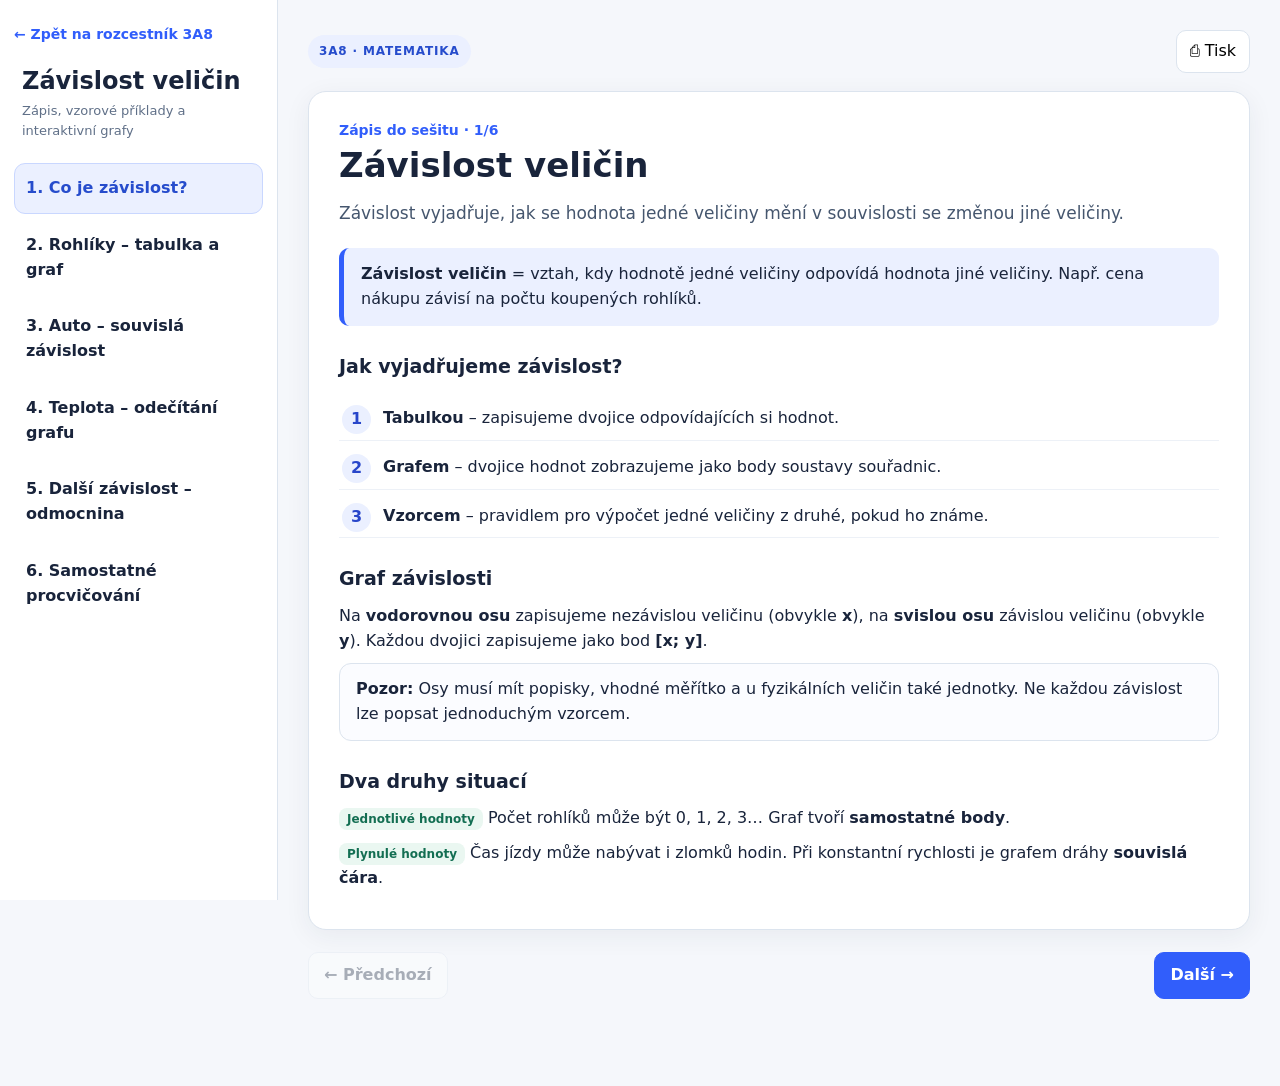
<file: zavislost-velicin.html>
<!doctype html>
<html lang="cs">
<head>
<meta charset="utf-8"><meta name="viewport" content="width=device-width,initial-scale=1">
<title>Závislost veličin – 3A8</title>
<style>
:root{--bg:#f5f7fb;--paper:#fff;--ink:#19243b;--muted:#607088;--border:#dce4ee;--blue:#315efb;--blueSoft:#ebf0ff;--green:#16735b}
*{box-sizing:border-box}body{margin:0;font-family:Inter,system-ui,-apple-system,"Segoe UI",Arial,sans-serif;color:var(--ink);background:var(--bg);line-height:1.55}
button,input,select{font:inherit}button{cursor:pointer}.app{display:grid;grid-template-columns:278px minmax(0,1fr);min-height:100vh}
.side{position:sticky;top:0;height:100vh;background:white;border-right:1px solid var(--border);padding:22px 14px;overflow:auto}
.home{color:var(--blue);text-decoration:none;font-weight:750;font-size:14px}.side h1{font-size:24px;line-height:1.16;margin:21px 8px 5px}
.side p{font-size:13px;color:var(--muted);margin:0 8px 22px}
nav{display:grid;gap:6px}nav button{text-align:left;width:100%;border:1px solid transparent;border-radius:11px;background:transparent;padding:12px 11px;color:var(--ink);font-weight:630}
nav button:hover{background:#f4f7ff}nav button.active{background:var(--blueSoft);border-color:#c9d7ff;color:#264ccc}
main{max-width:1080px;width:100%;padding:30px 30px 65px;margin:auto;align-self:start}
.top{display:flex;justify-content:space-between;align-items:center;gap:15px;margin-bottom:18px}
.badge{background:var(--blueSoft);color:#264ccc;font-size:12px;letter-spacing:.07em;text-transform:uppercase;padding:7px 11px;border-radius:999px;font-weight:800}
.print{background:#fff;border:1px solid var(--border);border-radius:10px;padding:8px 13px}
.mobile-nav{display:none}.panel{display:none}.panel.active{display:block}
.sheet{background:var(--paper);border:1px solid var(--border);border-radius:18px;padding:28px 30px;box-shadow:0 6px 26px #1a2a4510}
.eyebrow{color:var(--blue);font-size:14px;font-weight:800;margin-bottom:4px}
h2{font-size:clamp(25px,3vw,34px);line-height:1.18;margin:0 0 14px}h3{font-size:19px;margin:26px 0 10px}p{margin:10px 0}.lead{font-size:17px;color:#45566e;margin:0 0 22px}
.callout{background:var(--blueSoft);border-left:5px solid var(--blue);padding:14px 17px;border-radius:10px;margin:19px 0}
.formula{font-size:23px;font-weight:800;display:inline-block;letter-spacing:.01em;background:#f0f5ff;color:#2141ba;padding:11px 19px;border-radius:12px;margin:6px 0}
.tiny{color:var(--muted);font-size:14px}.grid{display:grid;grid-template-columns:minmax(0,1fr) minmax(270px,.75fr);gap:20px;align-items:start}
figure{margin:14px 0 0}.graphBox{border:1px solid var(--border);background:#fcfdff;border-radius:13px;padding:8px}
svg{display:block;width:100%;height:auto;overflow:visible}svg text{font-size:13px;fill:#44526c;font-family:inherit}
.figcaption,figcaption{color:var(--muted);font-size:13px;margin:8px 0 4px}
table{border-collapse:collapse;width:100%;margin:10px 0 15px;font-size:15px}
th,td{border:1px solid var(--border);padding:9px 11px;text-align:center;font-variant-numeric:tabular-nums}
th{background:#eef3ff;text-align:left;white-space:nowrap}td{background:#fff}
.scroll{overflow-x:auto}ol,ul{padding-left:23px}li{margin:5px 0}
.steps{counter-reset:step;list-style:none;padding:0}.steps li{position:relative;counter-increment:step;padding:9px 8px 9px 44px;border-bottom:1px solid #edf1f7}
.steps li:before{content:counter(step);position:absolute;left:3px;top:8px;display:grid;place-items:center;background:var(--blueSoft);color:#2846ca;border-radius:50%;width:29px;height:29px;font-weight:800}
.control{background:#f7f9fe;border:1px solid var(--border);border-radius:12px;padding:15px;margin:15px 0}
.control label{font-weight:720;display:block;margin-bottom:8px}.control input{width:100%;accent-color:var(--blue)}
.value{font-size:24px;font-weight:800;color:var(--blue);font-variant-numeric:tabular-nums}
.tag{font-size:12px;background:#eaf7f1;color:#136e52;border-radius:8px;padding:4px 8px;font-weight:800}
.box{border:1px solid var(--border);border-radius:12px;padding:13px 16px;background:#fbfcff}
.example{border-top:1px solid var(--border);margin-top:23px;padding-top:13px}
details{border:1px solid var(--border);background:#fff;border-radius:12px;margin:12px 0;overflow:hidden}
summary{cursor:pointer;padding:13px 16px;font-weight:700;background:#f8faff}
details>div{padding:12px 16px 15px}.answer{font-weight:750;color:var(--green)}
.footer{display:flex;justify-content:space-between;margin:22px 0;gap:12px}
.footer button{border:1px solid var(--border);border-radius:10px;background:white;padding:10px 15px;color:var(--ink);font-weight:750}
.footer .next{background:var(--blue);border-color:var(--blue);color:white}
.footer button:disabled{opacity:.35;cursor:not-allowed}
@media(max-width:850px){.app{display:block}.side{display:none}main{padding:15px 12px 45px}.mobile-nav{display:flex;gap:8px;margin-bottom:13px;align-items:center}.mobile-nav select{flex:1;min-width:0;background:white;border:1px solid var(--border);border-radius:10px;padding:10px}
.mobile-nav button{border:1px solid var(--border);background:white;border-radius:10px;padding:9px 12px}
.grid{grid-template-columns:1fr}.sheet{padding:18px 15px;border-radius:14px}.top{margin-bottom:12px}}
@media print{body{background:white}.side,.mobile-nav,.top .print,.footer,.control input{display:none!important}.app{display:block}main{max-width:none;padding:0}.panel,.panel.active{display:block!important;break-after:page}.sheet{border:0;box-shadow:none;padding:9mm 6mm}.graphBox{break-inside:avoid}details>div{display:block!important}details{break-inside:avoid}}
</style>
</head>
<body>
<div class="app">
<aside class="side">
<a class="home" href="index.html">← Zpět na rozcestník 3A8</a>
<h1>Závislost veličin</h1><p>Zápis, vzorové příklady a interaktivní grafy</p>
<nav id="nav"></nav>
</aside>
<main>
<div class="top"><span class="badge">3A8 · matematika</span><button class="print" type="button" onclick="window.print()">⎙ Tisk</button></div>
<div class="mobile-nav"><button type="button" id="mobilePrev" aria-label="Předchozí téma">←</button><select id="select" aria-label="Vyber téma"></select><button type="button" id="mobileNext" aria-label="Další téma">→</button></div>

<section class="panel active" data-title="1. Co je závislost?">
<div class="sheet">
<div class="eyebrow">Zápis do sešitu · 1/6</div><h2>Závislost veličin</h2>
<p class="lead">Závislost vyjadřuje, jak se hodnota jedné veličiny mění v souvislosti se změnou jiné veličiny.</p>
<div class="callout"><strong>Závislost veličin</strong> = vztah, kdy hodnotě jedné veličiny odpovídá hodnota jiné veličiny. Např. cena nákupu závisí na počtu koupených rohlíků.</div>
<h3>Jak vyjadřujeme závislost?</h3>
<ol class="steps"><li><b>Tabulkou</b> – zapisujeme dvojice odpovídajících si hodnot.</li>
<li><b>Grafem</b> – dvojice hodnot zobrazujeme jako body soustavy souřadnic.</li>
<li><b>Vzorcem</b> – pravidlem pro výpočet jedné veličiny z druhé, pokud ho známe.</li></ol>
<h3>Graf závislosti</h3>
<p>Na <b>vodorovnou osu</b> zapisujeme nezávislou veličinu (obvykle <b>x</b>), na <b>svislou osu</b> závislou veličinu (obvykle <b>y</b>). Každou dvojici zapisujeme jako bod <b>[x; y]</b>.</p>
<div class="box"><b>Pozor:</b> Osy musí mít popisky, vhodné měřítko a u fyzikálních veličin také jednotky. Ne každou závislost lze popsat jednoduchým vzorcem.</div>
<h3>Dva druhy situací</h3>
<p><span class="tag">Jednotlivé hodnoty</span> Počet rohlíků může být 0, 1, 2, 3… Graf tvoří <b>samostatné body</b>.</p>
<p><span class="tag">Plynulé hodnoty</span> Čas jízdy může nabývat i zlomků hodin. Při konstantní rychlosti je grafem dráhy <b>souvislá čára</b>.</p>
</div></section>

<section class="panel" data-title="2. Rohlíky – tabulka a graf">
<div class="sheet">
<div class="eyebrow">Vzorový příklad 1 · 2/6</div><h2>Cena nákupu rohlíků</h2>
<p class="lead">Jeden rohlík stojí 1,40 Kč. Jak souvisí počet rohlíků <b>p</b> a celková cena <b>c</b>?</p>
<p><b>Vzorec:</b></p><div class="formula">c = 1,40 · p</div>
<p class="tiny">p – počet rohlíků (bez jednotky), c – cena v Kč</p>
<div class="scroll"><table><thead><tr><th>p</th><td>0</td><td>1</td><td>2</td><td>3</td><td>5</td><td>10</td><td>15</td><td>20</td></tr></thead>
<tbody><tr><th>c (Kč)</th><td>0</td><td>1,40</td><td>2,80</td><td>4,20</td><td>7,00</td><td>14,00</td><td>21,00</td><td>28,00</td></tr></tbody></table></div>
<div class="grid"><div><figure><div class="graphBox"><svg id="rollChart" viewBox="0 0 690 370" role="img" aria-label="Graf ceny podle počtu rohlíků – samostatné body"></svg></div><figcaption>Jednotlivé body – mezi dvěma sousedními počty rohlíků nenakupujeme „část bodu“.</figcaption></figure></div>
<div><div class="control"><label for="rollRange">Počet rohlíků: <output id="rollCount">6</output></label><input id="rollRange" type="range" min="0" max="20" step="1" value="6"><p>Celková cena: <span class="value" id="rollPrice">8,40 Kč</span></p></div>
<div class="box"><b>Výpočet pro 6 rohlíků:</b><br>c = 1,40 · 6 = <b>8,40 Kč</b></div>
<p>Graf obsahuje <b>jen body pro celá nezáporná čísla</b> p. Body nepropojujeme.</p></div></div>
<div class="example"><h3>Vzorově řešená úloha</h3><p><b>Zadání:</b> Kolik stojí 13 rohlíků?</p>
<ol class="steps"><li>Zapíšeme známé hodnoty: p = 13, cena jednoho rohlíku 1,40 Kč.</li><li>Dosadíme do vzorce: c = 1,40 · 13.</li><li>Vypočítáme: <b>c = 18,20 Kč</b>.</li></ol></div>
</div></section>

<section class="panel" data-title="3. Auto – souvislá závislost">
<div class="sheet">
<div class="eyebrow">Vzorový příklad 2 · 3/6</div><h2>Dráha auta při stálé rychlosti</h2>
<p class="lead">Auto jede stále rychlostí 90 km/h. Jak závisí ujetá dráha <b>s</b> na čase <b>t</b>?</p>
<div class="formula">s = 90 · t</div><p class="tiny">t je v hodinách, s je v kilometrech.</p>
<div class="scroll"><table><thead><tr><th>t (h)</th><td>0</td><td>¼</td><td>½</td><td>1</td><td>1½</td><td>2</td></tr></thead>
<tbody><tr><th>s (km)</th><td>0</td><td>22,5</td><td>45</td><td>90</td><td>135</td><td>180</td></tr></tbody></table></div>
<div class="grid"><div><figure><div class="graphBox"><svg id="carChart" viewBox="0 0 690 370" role="img" aria-label="Graf dráhy v závislosti na čase – souvislá přímka"></svg></div><figcaption>Mezi body lze volit jakýkoli čas – proto zakreslíme spojenou čáru.</figcaption></figure></div>
<div><div class="control"><label for="carRange">Čas jízdy: <output id="carTime">1 h 00 min</output></label><input type="range" id="carRange" min="0" max="24" step="1" value="12"><p>Ujetá dráha: <span class="value" id="carDist">90 km</span></p></div>
<div class="box"><b>Důležité:</b> Přímka prochází počátkem [0; 0]. Čím delší čas, tím větší dráha – <i>pouze pokud je rychlost stále stejná</i>.</div></div></div>
<div class="example"><h3>Vzorově řešená úloha</h3><p><b>Zadání:</b> Kolik kilometrů ujede auto za 1 h 20 min?</p>
<ol class="steps"><li>Čas převedeme na hodiny: 1 h 20 min = 1 + 20/60 h = <b>4/3 h</b>.</li><li>Dosadíme do vztahu: s = 90 · 4/3.</li><li>Dostaneme: <b>s = 120 km</b>.</li></ol></div>
</div></section>

<section class="panel" data-title="4. Teplota – odečítání grafu">
<div class="sheet">
<div class="eyebrow">Vzorový příklad 3 · 4/6</div><h2>Teplota během dne</h2>
<p class="lead">Každou celou hodinu od 8:00 do 18:00 byla změřena venkovní teplota.</p>
<div class="scroll"><table><thead><tr><th>Čas (h)</th><td>8</td><td>9</td><td>10</td><td>11</td><td>12</td><td>13</td><td>14</td><td>15</td><td>16</td><td>17</td><td>18</td></tr></thead>
<tbody><tr><th>Teplota (°C)</th><td>8</td><td>10</td><td>12</td><td>18</td><td>18</td><td>19</td><td>20</td><td>22</td><td>20</td><td>18</td><td>16</td></tr></tbody></table></div>
<div class="grid"><div><figure><div class="graphBox"><svg id="tempChart" viewBox="0 0 690 370" role="img" aria-label="Graf teploty od osmi do osmnácti hodin"></svg></div><figcaption>Body jsou naměřené hodnoty, spojnice pomáhají sledovat přibližný vývoj.</figcaption></figure></div>
<div><div class="control"><label for="tempRange">Vyber hodinu: <output id="tempHour">15:00</output></label><input type="range" id="tempRange" min="8" max="18" value="15" step="1"><p>Naměřená teplota: <span class="value" id="tempVal">22 °C</span></p></div>
<p>Ve 15 hodin bylo <b>22 °C</b> – nejvyšší naměřená teplota.</p>
<p class="tiny">Spojnice nepředstavuje přesné měření mezi celými hodinami. Hodnoty mezi měřeními pouze odhadujeme.</p></div></div>
<div class="example"><h3>Vzorově řešená úloha</h3>
<p><b>Zadání:</b> O kolik stupňů vzrostla teplota mezi 10:00 a 15:00?</p>
<ol class="steps"><li>Z tabulky odečteme: v 10:00 bylo 12 °C a v 15:00 bylo 22 °C.</li><li>Vypočítáme rozdíl: 22 − 12 = <b>10 °C</b>.</li><li>Odpověď: Teplota vzrostla o <b>10 °C</b>.</li></ol>
<p><b>Pozor:</b> Tady nemáme jednoduchý vzorec jako u auta; teplota neroste celou dobu stejně.</p></div>
</div></section>

<section class="panel" data-title="5. Další závislost – odmocnina">
<div class="sheet">
<div class="eyebrow">Vzorový příklad 4 · 5/6</div><h2>Závislost y = √x</h2>
<p class="lead">Pro x = 1, 2, …, 10 vypočítáme druhou odmocninu a zaokrouhlíme ji na desetiny.</p>
<div class="formula">y = √x</div>
<div class="scroll"><table><thead><tr><th>x</th><td>1</td><td>2</td><td>3</td><td>4</td><td>5</td><td>6</td><td>7</td><td>8</td><td>9</td><td>10</td></tr></thead>
<tbody><tr><th>y ≈ √x</th><td>1,0</td><td>1,4</td><td>1,7</td><td>2,0</td><td>2,2</td><td>2,4</td><td>2,6</td><td>2,8</td><td>3,0</td><td>3,2</td></tr></tbody></table></div>
<div class="grid"><div><figure><div class="graphBox"><svg id="rootChart" viewBox="0 0 690 370" role="img" aria-label="Graf funkce druhá odmocnina z x"></svg></div><figcaption>Křivka roste, ale postupně stále pomaleji.</figcaption></figure></div>
<div><div class="control"><label for="rootRange">Vyber x: <output id="rootX">4</output></label><input type="range" id="rootRange" min="1" max="10" value="4" step="1"><p>Odmocnina: <span class="value" id="rootVal">2,0</span></p></div>
<div class="box"><b>Jak vypočítat bod?</b><br>Pro x = 4 dostaneme y = √4 = 2. Do grafu patří bod <b>[4; 2]</b>.</div></div></div>
<div class="example"><h3>Co si zapamatovat?</h3><p>Ne každá závislost má graf přímky. Například vztah y = √x vytváří <b>křivku</b>. Pro x = 2 je √2 ≈ 1,4, do grafu tedy zakreslíme bod [2; 1,4].</p></div>
</div></section>

<section class="panel" data-title="6. Samostatné procvičování">
<div class="sheet">
<div class="eyebrow">Procvičování · 6/6</div><h2>Vyzkoušej si to</h2>
<p class="lead">Vypočítej nebo odečti hodnoty. Řešení otevři až po vlastním pokusu.</p>
<details><summary>1. Rohlíky: Kolik stojí 18 rohlíků po 1,40 Kč?</summary><div>c = 1,40 · 18 = <span class="answer">25,20 Kč</span>.</div></details>
<details><summary>2. Rohlíky: Kolik kusů dostaneš za 14 Kč?</summary><div>p = 14 : 1,40 = <span class="answer">10 rohlíků</span>.</div></details>
<details><summary>3. Auto: Jak daleko dojede za 40 minut při 90 km/h?</summary><div>40 min = 2/3 h.<br>s = 90 · 2/3 = <span class="answer">60 km</span>.</div></details>
<details><summary>4. Auto: Za kolik minut ujede 45 km?</summary><div>t = 45 : 90 = 0,5 h = <span class="answer">30 minut</span>.</div></details>
<details><summary>5. Teplota: V kolik hodin bylo naměřeno 20 °C?</summary><div>V tabulce najdeme 20 °C ve <span class="answer">14:00 a 16:00</span>.</div></details>
<details><summary>6. Teplota: O kolik °C klesla teplota od 15:00 do 18:00?</summary><div>22 − 16 = <span class="answer">6 °C</span>.</div></details>
<details><summary>7. Odmocnina: Jaké je přibližně y pro x = 7? Zapiš bod.</summary><div>√7 ≈ 2,6. Bod <span class="answer">[7; 2,6]</span>.</div></details>
<details><summary>8. Tabulka: x = 0, 1, 2, 3 a y = 2, 5, 8, 11. Najdi vzorec.</summary><div>Za každý krok x se y zvýší o 3; pro x = 0 je y = 2. Vzorec je <span class="answer">y = 3x + 2</span>.</div></details>
<details><summary>9. Můžeme spojit body v grafu počtu rohlíků a jejich ceny?</summary><div><span class="answer">Ne</span>, protože počet rohlíků je zde celé nezáporné číslo. Mezi 4 a 5 rohlíky v tomto modelu neexistuje nákup 4,5 rohlíku.</div></details>
<div class="callout"><b>Shrnutí:</b> Závislost vyjádříme <b>tabulkou, grafem nebo vzorcem</b>. Z grafu čteme dvojice odpovídajících si hodnot. Vždy sledujeme význam a jednotky veličin.</div>
</div></section>

<div class="footer"><button type="button" id="prev">← Předchozí</button><button type="button" class="next" id="next">Další →</button></div>
</main>
</div>
<script>
(function(){
'use strict';
var panels=Array.from(document.querySelectorAll('.panel')), index=0;
var nav=document.getElementById('nav'), sel=document.getElementById('select');
panels.forEach(function(p,i){
 var b=document.createElement('button'); b.textContent=p.getAttribute('data-title');b.type='button';b.addEventListener('click',function(){show(i)});nav.appendChild(b);
 var o=document.createElement('option');o.value=i;o.textContent=p.getAttribute('data-title');sel.appendChild(o);
});
function show(i){index=Math.max(0,Math.min(panels.length-1,i));panels.forEach(function(p,j){p.classList.toggle('active',j===index)});
 Array.from(nav.children).forEach(function(b,j){b.classList.toggle('active',j===index);b.setAttribute('aria-current',j===index?'page':'false')});
 sel.value=String(index);document.getElementById('prev').disabled=index===0;document.getElementById('next').disabled=index===panels.length-1;
 document.getElementById('mobilePrev').disabled=index===0;document.getElementById('mobileNext').disabled=index===panels.length-1;window.scrollTo(0,0);
}
sel.addEventListener('change',function(){show(Number(this.value))});
document.getElementById('prev').addEventListener('click',function(){show(index-1)});
document.getElementById('next').addEventListener('click',function(){show(index+1)});
document.getElementById('mobilePrev').addEventListener('click',function(){show(index-1)});
document.getElementById('mobileNext').addEventListener('click',function(){show(index+1)});
function cz(n,dec){return Number(n).toLocaleString('cs-CZ',{minimumFractionDigits:dec||0,maximumFractionDigits:dec===undefined?2:dec})}
var NS='http://www.w3.org/2000/svg';
function node(el,tag,attrs,label){var e=document.createElementNS(NS,tag);Object.keys(attrs||{}).forEach(function(k){e.setAttribute(k,attrs[k])});if(label!==undefined)e.textContent=label;el.appendChild(e);return e}
function graph(id,cfg){
var svg=document.getElementById(id);while(svg.firstChild)svg.removeChild(svg.firstChild);
var L=71,T=31,W=566,H=277,B=T+H,R=L+W;
function X(x){return L+(x-cfg.minX)*W/(cfg.maxX-cfg.minX)}
function Y(y){return B-(y-cfg.minY)*H/(cfg.maxY-cfg.minY)}
cfg.xticks.forEach(function(x){node(svg,'line',{x1:X(x),y1:T,x2:X(x),y2:B,stroke:'#e7edf5','stroke-width':1});
node(svg,'text',{x:X(x),y:B+23,'text-anchor':'middle'},cz(x))});
cfg.yticks.forEach(function(y){node(svg,'line',{x1:L,y1:Y(y),x2:R,y2:Y(y),stroke:'#e7edf5','stroke-width':1});
node(svg,'text',{x:L-10,y:Y(y)+4,'text-anchor':'end'},cz(y))});
node(svg,'line',{x1:L,y1:B,x2:R+8,y2:B,stroke:'#263755','stroke-width':2});
node(svg,'path',{d:'M '+(R+8)+' '+B+' l -9 -5 v 10 Z',fill:'#263755'});
node(svg,'line',{x1:L,y1:B,x2:L,y2:T-11,stroke:'#263755','stroke-width':2});
node(svg,'path',{d:'M '+L+' '+(T-11)+' l -5 9 h 10 Z',fill:'#263755'});
node(svg,'text',{x:L,y:15,'font-weight':'700'},cfg.yname);
node(svg,'text',{x:R+4,y:353,'text-anchor':'end','font-weight':'700'},cfg.xname);
if(cfg.path){var d=cfg.path.map(function(p,i){return (i?'L':'M')+X(p[0]).toFixed(2)+' '+Y(p[1]).toFixed(2)}).join(' ');
node(svg,'path',{d:d,fill:'none',stroke:'#315efb','stroke-width':3.5,'stroke-linecap':'round','stroke-linejoin':'round'})}
(cfg.points||[]).forEach(function(p){if(p[0]<cfg.minX||p[0]>cfg.maxX||p[1]<cfg.minY||p[1]>cfg.maxY)return;
var circle=node(svg,'circle',{cx:X(p[0]),cy:Y(p[1]),r:cfg.dotR||5,fill:'#315efb',stroke:'white','stroke-width':1.5});
node(circle,'title',{},'['+cz(p[0])+'; '+cz(p[1],cfg.pointDecimals)+']')});
if(cfg.hi){var x=cfg.hi[0],y=cfg.hi[1];node(svg,'line',{x1:X(x),y1:Y(y),x2:X(x),y2:B,stroke:'#ef9540','stroke-width':2,'stroke-dasharray':'5 5'});
node(svg,'line',{x1:L,y1:Y(y),x2:X(x),y2:Y(y),stroke:'#ef9540','stroke-width':2,'stroke-dasharray':'5 5'});
node(svg,'circle',{cx:X(x),cy:Y(y),r:8,fill:'#ec8732',stroke:'white','stroke-width':2.5});
}}
var rp=Array.from({length:21},function(_,i){return [i,1.4*i]});
var r=document.getElementById('rollRange');
function roll(){var p=Number(r.value),c=1.4*p;
document.getElementById('rollCount').textContent=p;document.getElementById('rollPrice').textContent=cz(c,2)+' Kč';
graph('rollChart',{minX:0,maxX:20,minY:0,maxY:28,xticks:[0,5,10,15,20],yticks:[0,7,14,21,28],xname:'počet rohlíků p',yname:'cena c (Kč)',points:rp,dotR:4.5,hi:[p,c],pointDecimals:2})}
r.addEventListener('input',roll);roll();
var car=document.getElementById('carRange');
function drive(){var m=Number(car.value)*5,t=m/60,s=90*t;
document.getElementById('carTime').textContent=Math.floor(m/60)+' h '+String(m%60).padStart(2,'0')+' min';
document.getElementById('carDist').textContent=cz(s,1)+' km';
graph('carChart',{minX:0,maxX:2,minY:0,maxY:180,xticks:[0,.5,1,1.5,2],yticks:[0,45,90,135,180],xname:'čas t (h)',yname:'dráha s (km)',path:[[0,0],[2,180]],points:[[0,0],[.25,22.5],[.5,45],[1,90],[1.5,135],[2,180]],hi:[t,s]})}
car.addEventListener('input',drive);drive();
var temps=[8,10,12,18,18,19,20,22,20,18,16],timeData=temps.map(function(y,i){return [i+8,y]});
var tempRange=document.getElementById('tempRange');
function temp(){var t=Number(tempRange.value),v=temps[t-8];document.getElementById('tempHour').textContent=t+':00';
document.getElementById('tempVal').textContent=v+' °C';
graph('tempChart',{minX:8,maxX:18,minY:0,maxY:25,xticks:[8,10,12,14,16,18],yticks:[0,5,10,15,20,25],xname:'čas (h)',yname:'teplota (°C)',path:timeData,points:timeData,hi:[t,v]})}
tempRange.addEventListener('input',temp);temp();
var rootRange=document.getElementById('rootRange');
function root(){var x=Number(rootRange.value),y=Math.sqrt(x);
document.getElementById('rootX').textContent=x;document.getElementById('rootVal').textContent=cz(y,1);
var smooth=Array.from({length:201},function(_,i){var v=i/20;return [v,Math.sqrt(v)]});
var pts=Array.from({length:10},function(_,i){return [i+1,Math.sqrt(i+1)]});
graph('rootChart',{minX:0,maxX:10,minY:0,maxY:3.5,xticks:[0,2,4,6,8,10],yticks:[0,1,2,3],xname:'x',yname:'y = √x',path:smooth,points:pts,hi:[x,y],pointDecimals:1})}
rootRange.addEventListener('input',root);root();
show(0);
})();
</script>
</body></html>
</file>
<file: cty.css>
:root{--bg:#f6f7fb;--ink:#172033;--muted:#64748b;--line:#dbe2ea;--accent:#315efb;--soft:#eef3ff;--known:#138a4b;--help:#e99800}
*{box-sizing:border-box}body{margin:0;font-family:Inter,system-ui,-apple-system,Segoe UI,Roboto,Arial,sans-serif;background:var(--bg);color:var(--ink)}button,input{font:inherit}sub{font-size:.72em;line-height:0;vertical-align:sub}
.app{min-height:100vh;display:grid;grid-template-columns:330px 1fr}aside{background:#0f172a;color:white;padding:22px 16px;position:sticky;top:0;height:100vh;overflow:auto}.brand{font-size:22px;font-weight:850;line-height:1.15}.brand small{display:block;color:#cbd5e1;font-size:13px;font-weight:500;margin-top:7px;line-height:1.45}.search{width:100%;margin:16px 0 10px;border:0;border-radius:11px;padding:11px 12px;background:#1e293b;color:white;outline:none}.filters{display:flex;flex-wrap:wrap;gap:6px;margin-bottom:12px}.filters button{border:1px solid #334155;background:#172033;color:#cbd5e1;border-radius:999px;padding:6px 9px;cursor:pointer;font-size:12px}.filters button.active{background:white;color:#0f172a;border-color:white}.problem-list{display:grid;gap:6px}.problem-item{width:100%;text-align:left;border:0;background:transparent;color:#dbeafe;padding:9px 10px;border-radius:9px;cursor:pointer}.problem-item:hover{background:#1e293b}.problem-item.active{background:#315efb;color:white}.problem-item b{display:block;font-size:14px}.problem-item span{font-size:12px;color:#94a3b8}.problem-item.active span{color:#dbeafe}
main{padding:28px;min-width:0}.topbar{display:flex;align-items:center;gap:10px;justify-content:space-between;margin-bottom:18px}.navbtn{border:1px solid var(--line);background:white;border-radius:10px;padding:9px 12px;cursor:pointer}.progress{color:var(--muted);font-size:14px}.grid{display:grid;grid-template-columns:minmax(360px,1fr) minmax(420px,1.15fr);gap:20px;align-items:start}.card{background:white;border:1px solid var(--line);border-radius:18px;padding:20px;box-shadow:0 4px 18px rgba(15,23,42,.04)}.eyebrow{font-size:12px;font-weight:850;color:var(--accent);text-transform:uppercase;letter-spacing:.08em}h1{font-size:29px;line-height:1.15;margin:6px 0 10px}.lead{color:var(--muted);line-height:1.6;margin:0 0 16px}.badges{display:flex;flex-wrap:wrap;gap:7px;margin:12px 0 18px}.badge{background:var(--soft);color:#2448bd;border-radius:999px;padding:6px 9px;font-size:12px;font-weight:750}.kv{display:grid;grid-template-columns:135px 1fr;gap:8px 12px;margin:12px 0}.kv dt{color:var(--muted);font-weight:750}.kv dd{margin:0}.notice{border-left:4px solid var(--accent);background:#f8faff;padding:12px 14px;border-radius:10px;line-height:1.55;margin:15px 0}.solution-toggle{width:100%;border:0;background:#138a4b;color:white;padding:12px 14px;border-radius:11px;font-weight:850;cursor:pointer;margin-top:8px}.solution{display:none;margin-top:16px}.solution.open{display:block}.steps{display:grid;gap:9px;margin-top:10px}.step{border:1px solid var(--line);border-radius:11px;padding:11px 12px;cursor:pointer}.step.active{border-color:#8ca6ff;background:#f7f9ff}.step .num{display:inline-grid;place-items:center;width:25px;height:25px;border-radius:50%;background:#e9efff;color:#2448bd;font-weight:850;font-size:12px;margin-right:8px}.step strong{font-size:14px}.step p{margin:7px 0 0 33px;color:#475569;font-size:14px;line-height:1.5}.construction{margin-top:15px;padding:14px;background:#f8fafc;border-radius:11px;border:1px solid var(--line)}.construction h3{margin:0 0 8px;font-size:15px}.construction ol{margin:0;padding-left:22px;line-height:1.62;color:#334155}.sketchbox{margin-top:14px}.sketchbox p{margin:8px 0 0;color:#475569;line-height:1.5;font-size:14px}.scale-note{font-size:12px;color:#64748b;margin-top:6px}.sketch-preview svg{aspect-ratio:16/10;max-height:290px}.diagram-card{position:sticky;top:20px}.diagram-head{display:flex;gap:8px;justify-content:space-between;align-items:center;margin-bottom:12px}.diagram-title{font-size:16px;font-weight:850}.step-counter{font-size:13px;color:var(--muted)}svg{width:100%;height:auto;aspect-ratio:4/3;background:linear-gradient(180deg,#fff,#fbfdff);border:1px solid var(--line);border-radius:14px}.diagram-controls{display:flex;gap:8px;margin-top:10px}.diagram-controls button{flex:1;border:1px solid var(--line);background:white;border-radius:10px;padding:9px;cursor:pointer}.diagram-controls button.primary{background:var(--accent);border-color:var(--accent);color:white}.legend{display:flex;flex-wrap:wrap;gap:12px;margin-top:10px;color:var(--muted);font-size:12px}.legend i{display:inline-block;width:18px;border-top:3px solid;margin-right:5px;vertical-align:middle}.l-known{border-color:var(--known)!important}.l-unknown{border-color:#172033!important}.l-help{border-color:var(--help)!important}.mobile-floating-nav{display:none}
@media(max-width:1000px) and (min-width:701px){.app{grid-template-columns:1fr}aside{position:relative;height:auto}.grid{grid-template-columns:1fr}.diagram-card{position:relative;top:auto}}
@media(max-width:700px){body{background:#f3f6fb}body.mobile-detail{padding-bottom:84px}.app{display:block;min-height:100vh}aside{position:relative;width:100%;height:auto;min-height:100vh;padding:18px 14px 28px;background:#0f172a}.brand{font-size:21px}.search{position:sticky;top:8px;z-index:4;margin:14px 0 10px;box-shadow:0 8px 24px rgba(15,23,42,.25)}.filters{flex-wrap:nowrap;overflow-x:auto;padding:1px 1px 8px;margin-right:-14px;scrollbar-width:none}.filters::-webkit-scrollbar{display:none}.filters button{flex:0 0 auto}.problem-list{gap:8px}.problem-item{background:#172033;border:1px solid #29364b;border-radius:13px;padding:12px 13px;min-height:62px}.problem-item.active{background:#172033;border-color:#3b4c66}.problem-item b{font-size:15px}.problem-item span{display:block;margin-top:5px}main{display:none;padding:0}body.mobile-detail aside{display:none}body.mobile-detail main{display:block;min-height:100vh;padding:12px 12px 24px}body.mobile-detail .topbar{display:none}.mobile-detail-card{background:#fff;border:1px solid var(--line);border-radius:17px;padding:16px 14px}.mobile-detail-card h1{font-size:25px}.mobile-assignment{display:grid;gap:10px;padding:13px;border:1px solid var(--line);border-radius:13px;background:#f8fafc}.mobile-assignment-row{display:grid;grid-template-columns:72px 1fr;gap:9px;font-size:14px;line-height:1.45}.mobile-assignment-row>span{color:var(--muted);font-weight:850}.mobile-accordions{display:grid;gap:9px;margin-top:12px}.mobile-accordion{border:1px solid var(--line);border-radius:13px;overflow:hidden;background:#fff}.mobile-accordion-toggle{width:100%;border:0;background:#fff;color:var(--ink);padding:14px 13px;display:flex;align-items:center;justify-content:space-between;gap:12px;text-align:left;font-weight:850}.mobile-accordion-toggle .left{display:flex;align-items:center;gap:10px}.mobile-accordion-toggle .icon{width:31px;height:31px;display:grid;place-items:center;border-radius:9px;background:var(--soft);color:#2448bd}.mobile-accordion-toggle .chev{font-size:20px;color:#64748b}.mobile-accordion.open .mobile-accordion-toggle .chev{transform:rotate(180deg)}.mobile-accordion-panel{display:none;border-top:1px solid var(--line);padding:12px;background:#fbfcfe}.mobile-accordion.open .mobile-accordion-panel{display:block}.mobile-sketch-note{margin:9px 2px 2px;color:#475569;font-size:13px}.mobile-procedure-diagram{background:white;border:1px solid var(--line);border-radius:13px;padding:9px;margin-bottom:10px}.mobile-steps{display:grid;gap:7px}.mobile-construction ol{padding-left:23px;line-height:1.75;font-size:14px}.mobile-floating-nav{display:none;position:fixed;z-index:50;left:8px;right:8px;bottom:calc(8px + env(safe-area-inset-bottom));grid-template-columns:.92fr 1fr 1fr;gap:7px;padding:7px;border:1px solid rgba(203,213,225,.88);border-radius:16px;background:rgba(255,255,255,.94);box-shadow:0 12px 35px rgba(15,23,42,.22);backdrop-filter:blur(12px)}body.mobile-detail .mobile-floating-nav{display:grid}.mobile-floating-nav button{min-height:48px;border:1px solid var(--line);border-radius:11px;background:#fff;color:var(--ink);padding:7px 5px;font-weight:850;font-size:12px}.mobile-floating-nav button.mobile-next{border-color:var(--accent);background:var(--accent);color:#fff}.mobile-floating-nav .nav-symbol{display:block;font-size:17px;margin-bottom:3px}}
@media(min-width:701px){body.mobile-detail .mobile-floating-nav{display:none!important}}
</file>
